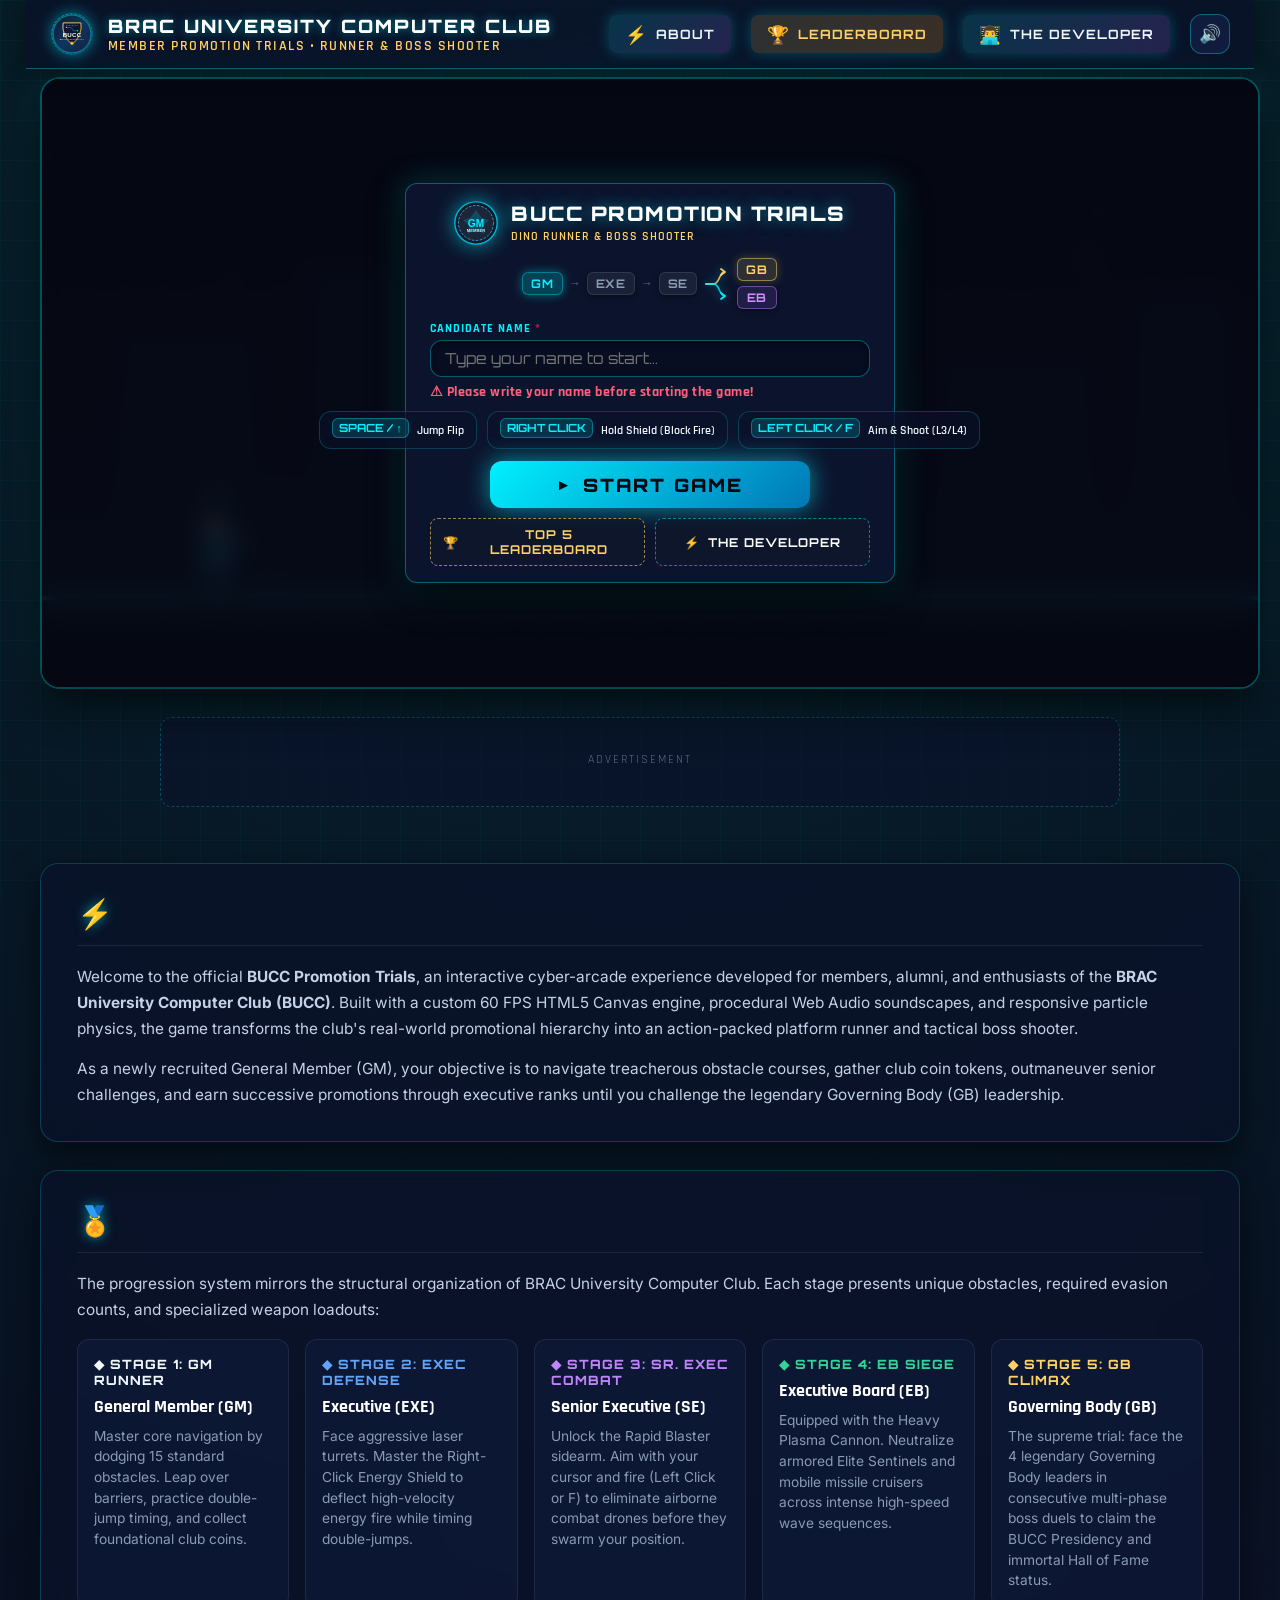
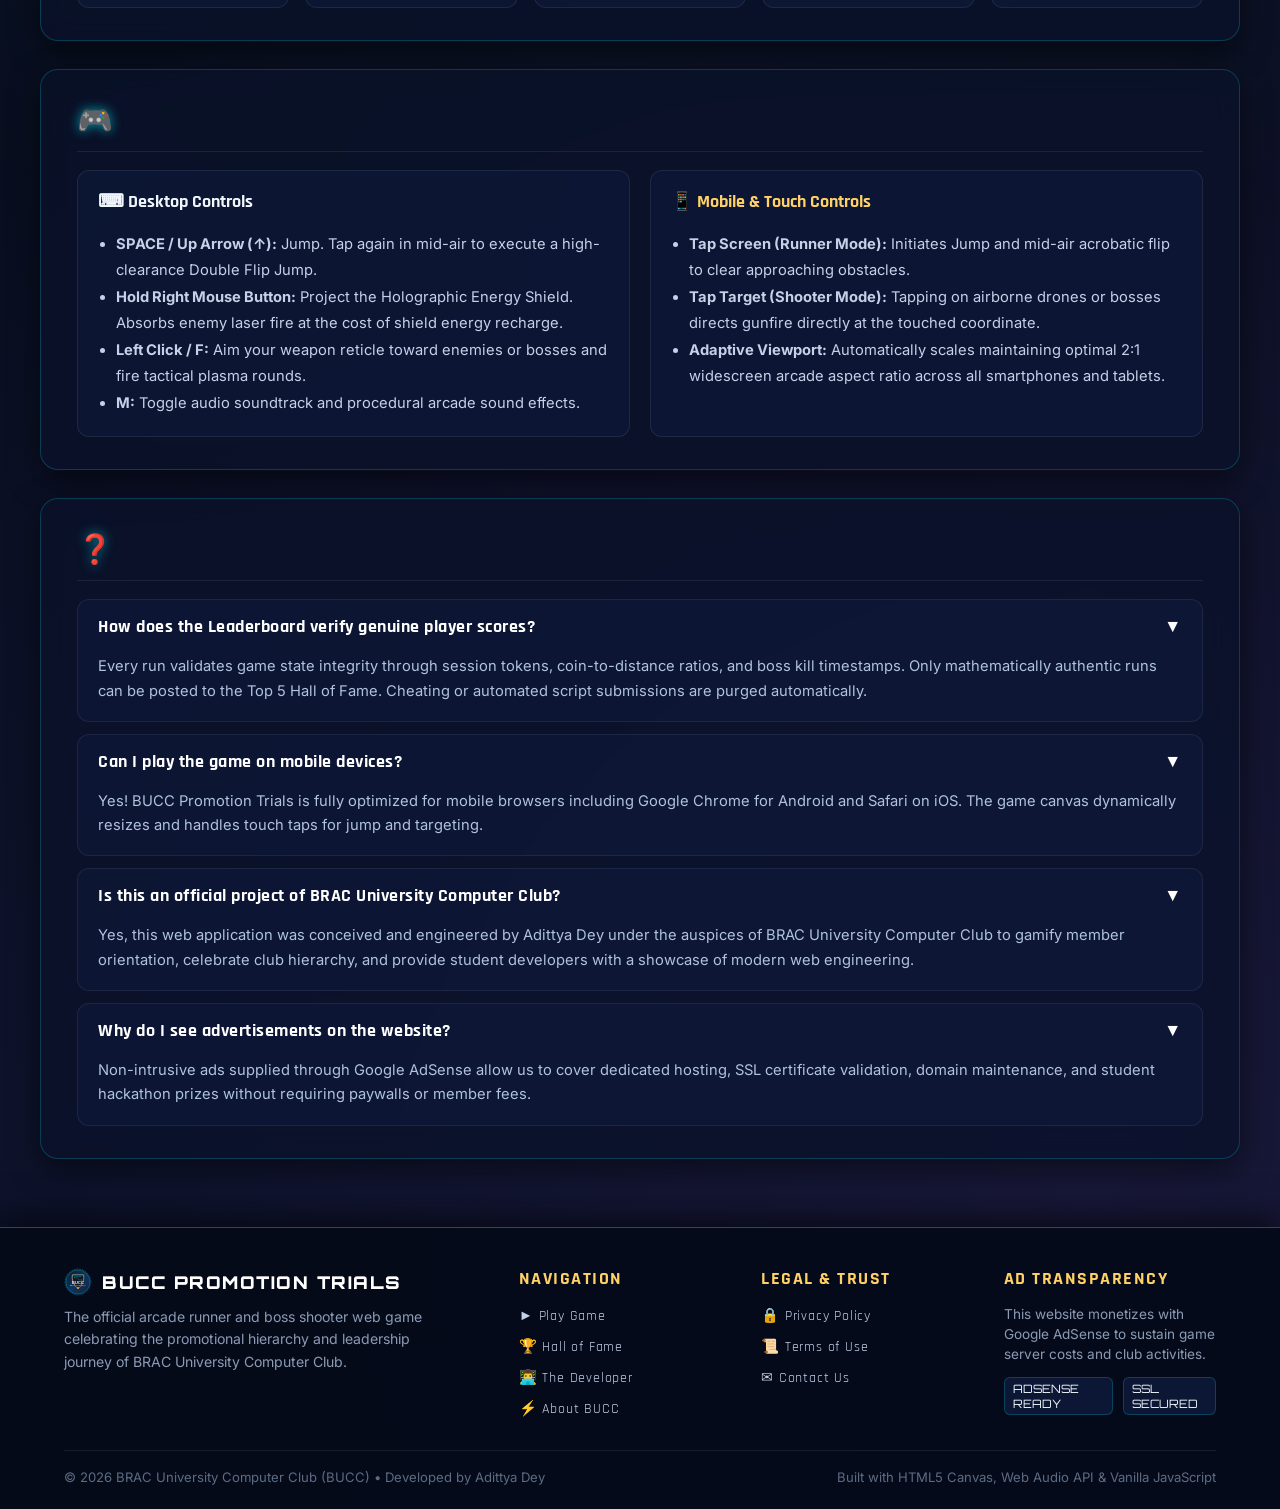
<file: index.html>
<!DOCTYPE html>
<html lang="en">

<head>
  <meta charset="UTF-8">
  <meta name="viewport" content="width=device-width, initial-scale=1.0">
  <title>BUCC Dino Runner & Boss Shooter | BRAC University Computer Club</title>
  <meta name="description"
    content="Arcade runner and boss shooter web game themed around the BRAC University Computer Club (BUCC) member promotional hierarchy.">

  <!-- Google AdSense -->
  <script async src="https://pagead2.googlesyndication.com/pagead/js/adsbygoogle.js?client=ca-pub-9922573621971155"
     crossorigin="anonymous"></script>

  <!-- Google Fonts -->
  <link rel="preconnect" href="https://fonts.googleapis.com">
  <link rel="preconnect" href="https://fonts.gstatic.com" crossorigin>
  <link
    href="https://fonts.googleapis.com/css2?family=Orbitron:wght@500;700;800;900&family=Rajdhani:wght@500;600;700&family=Inter:wght@400;500;600;700&display=swap"
    rel="stylesheet">

  <!-- Stylesheets -->
  <link rel="stylesheet" href="css/style.css">
  <link rel="stylesheet" href="css/animations.css">
  <link rel="icon" type="image/svg+xml" href="assets/images/bucc-logo.svg">
</head>

<body>

  <!-- Background Music Audio Element -->
  <audio id="bgmAudio" loop preload="auto">
    <source src="assets/audio/bgm.mp3" type="audio/mpeg">
  </audio>

  <!-- Global Header -->
  <header class="site-header">
    <div class="brand-container">
      <img src="assets/images/bucc-logo.svg" alt="BUCC Crest" class="brand-logo" id="headerLogo">
      <div class="brand-text">
        <h1 id="mainTitle">BRAC UNIVERSITY COMPUTER CLUB</h1>
        <div class="sub">Member Promotion Trials • Runner & Boss Shooter</div>
      </div>
    </div>
    <div class="header-controls">
      <a href="about.html" class="nav-credit-btn" id="btnNavAbout" title="About BUCC &amp; The Trials">
        <span class="credit-icon">&#9889;</span> ABOUT
      </a>
      <a href="leaderboard.html" class="nav-credit-btn nav-lb-btn" id="btnNavLeaderboard" title="View Top 5 Hall of Fame">
        <span class="credit-icon">&#127942;</span> LEADERBOARD
      </a>
      <a href="credits.html" class="nav-credit-btn" id="btnNavCredits" title="View Developer Credits">
        <span class="credit-icon">&#128104;&#8205;&#128187;</span> THE DEVELOPER
      </a>
      <button class="icon-btn btn-toggle-mute" id="btnAudioMute" title="Toggle Sound" aria-label="Toggle Sound">
        <span class="icon">&#128266;</span>
      </button>
    </div>
  </header>

  <!-- Main Viewport Area -->
  <main class="game-viewport-wrapper">
    <div class="canvas-container" id="canvasContainer">
      <!-- Game Canvas -->
      <canvas id="gameCanvas" width="960" height="480"></canvas>

      <!-- In-Game HUD Overlay -->
      <div class="hud-overlay hidden" id="hudOverlay">
        <div class="hud-left">
          <div class="hud-profile-card">
            <img src="assets/images/badges/gm-badge.svg" alt="Badge" class="hud-badge-img" id="hudBadgeImg">
            <div class="hud-profile-info">
              <span class="hud-player-name" id="hudPlayerName">General Member</span>
              <span class="hud-player-rank" id="hudPlayerRank">GM</span>
            </div>
          </div>
          <div class="hud-coin-pill">
            <span class="coin-icon">C</span>
            <span id="hudCoinCount">0</span>
          </div>
        </div>

        <div class="hud-center">
          <div class="hud-objective-pill">
            <span class="hud-obj-title" id="hudObjTitle">STAGE 1: GM RUNNER</span>
            <span class="hud-obj-detail" id="hudObjDetail">GMs Dodged: 0 / 15</span>
          </div>
        </div>

        <div class="hud-right">
          <!-- Weapon HUD Widget (Level 3 & 4) -->
          <div class="hud-weapon-widget" id="hudWeaponWidget" style="display: none;">
            <img src="assets/images/weapons/pistol.svg" alt="Weapon" class="hud-weapon-img" id="hudWeaponImg">
            <div class="hud-cooldown-circle" id="hudCooldownCircle">
              <span id="hudCooldownText">RDY</span>
            </div>
          </div>

          <div class="hud-health-wrap">
            <!-- Shield Energy Bar -->
            <div class="hud-bar-row">
              <div class="hud-shield-track" title="Energy Shield (Right Click to Block Bullets)">
                <div class="hud-shield-fill" id="hudShieldFill"></div>
              </div>
              <div class="hud-bar-info">
                <span class="hud-bar-label">SHIELD</span>
                <span id="hudShieldVal">100%</span>
              </div>
            </div>
            <!-- Health Bar -->
            <div class="hud-bar-row">
              <div class="hud-hp-track">
                <div class="hud-hp-fill" id="hudHpFill"></div>
              </div>
              <div class="hud-bar-info">
                <span class="hud-bar-label">HP</span>
                <span id="hudHpText">100 / 100</span>
              </div>
            </div>
          </div>
        </div>

        <!-- Boss Health Bar Container (Level 5 GB Bosses) -->
        <div class="boss-hud-overlay" id="bossHudOverlay" style="display: none;"></div>
      </div>

      <!-- Stage & Department Announcement Banner Popup -->
      <div class="announcement-popup hidden" id="announcementPopup">
        <div class="announcement-card" id="announcementCard">
          <div class="announcement-glow-line"></div>
          <div class="announcement-badge" id="announcementBadge">INCOMING TRANSMISSION</div>
          <h2 class="announcement-title" id="announcementTitle">General Members are coming</h2>
          <div class="announcement-sub" id="announcementSub">Stage 1 Initiation</div>
        </div>
      </div>

      <!-- Start Screen Modal -->
      <div class="overlay-screen" id="startScreen">
        <div class="modal-card start-modal-card">
          <div class="start-badge-title-row">
            <img src="assets/images/badges/gm-badge.svg" alt="GM Rank" class="start-badge-img" id="startRankBadge">
            <div class="start-title-wrap">
              <h2 class="modal-title start-title">BUCC PROMOTION TRIALS</h2>
              <div class="modal-subtitle start-sub">DINO RUNNER &amp; BOSS SHOOTER</div>
            </div>
          </div>

          <div class="start-hierarchy-chart">
            <div class="hierarchy-main-flow">
              <span class="rank-step active" title="General Member">GM</span>
              <span class="arrow">&rarr;</span>
              <span class="rank-step" title="Executive">EXE</span>
              <span class="arrow">&rarr;</span>
              <span class="rank-step" title="Senior Executive">SE</span>
            </div>
            <div class="hierarchy-fork-connector">
              <svg width="24" height="46" viewBox="0 0 24 46" fill="none" class="hierarchy-fork-svg" aria-hidden="true">
                <!-- Top Branch to GB -->
                <path d="M 1 23 H 9 C 14 23 15 11 19 11" stroke="rgba(255, 209, 102, 0.85)" stroke-width="1.8" stroke-linecap="round" fill="none" />
                <path d="M 16 8 L 20 11 L 16 14" stroke="rgba(255, 209, 102, 0.95)" stroke-width="1.8" stroke-linecap="round" stroke-linejoin="round" fill="none" />
                <!-- Bottom Branch to EB -->
                <path d="M 1 23 H 9 C 14 23 15 35 19 35" stroke="rgba(0, 240, 255, 0.75)" stroke-width="1.8" stroke-linecap="round" fill="none" />
                <path d="M 16 32 L 20 35 L 16 38" stroke="rgba(0, 240, 255, 0.95)" stroke-width="1.8" stroke-linecap="round" stroke-linejoin="round" fill="none" />
              </svg>
            </div>
            <div class="hierarchy-branch-targets">
              <span class="rank-step rank-gb gold" title="Governing Body">GB</span>
              <span class="rank-step rank-eb" title="Executive Board">EB</span>
            </div>
          </div>

          <div class="input-group start-input-group">
            <label for="playerNameInput" class="input-label">Candidate Name <span class="required-star">*</span></label>
            <input type="text" id="playerNameInput" class="cyber-input start-input"
              placeholder="Type your name to start..." maxlength="24" value="" autocomplete="off" required>
            <div class="name-error-msg hidden" id="nameErrorMsg">&#9888; Please write your name before starting the
              game!</div>
          </div>

          <div class="tutorial-row-compact">
            <div class="tut-pill">
              <span class="tut-key">SPACE / &uarr;</span>
              <span class="tut-text">Jump Flip</span>
            </div>
            <div class="tut-pill">
              <span class="tut-key">RIGHT CLICK</span>
              <span class="tut-text">Hold Shield (Block Fire)</span>
            </div>
            <div class="tut-pill">
              <span class="tut-key">LEFT CLICK / F</span>
              <span class="tut-text">Aim &amp; Shoot (L3/L4)</span>
            </div>
          </div>

          <button class="btn-cta btn-start-prominent" id="btnStartGame">
            <span class="play-icon">&#9658;</span> START GAME
          </button>

          <div class="start-external-links-row">
            <a href="leaderboard.html" class="btn-credits-start btn-lb-start" id="btnStartLeaderboard">
              <span>&#127942;</span> TOP 5 LEADERBOARD
            </a>
            <a href="credits.html" class="btn-credits-start" id="btnStartCredits">
              <span>&#9889;</span> THE DEVELOPER
            </a>
          </div>
        </div>
      </div>

      <!-- Promotion Celebration Modal -->
      <div class="overlay-screen hidden" id="promotionModal">
        <div class="modal-card">
          <div class="modal-badge-wrapper">
            <img src="assets/images/badges/exec-badge.svg" alt="Promoted Badge" class="modal-badge-large"
              id="promoBadgeImg">
          </div>
          <h2 class="modal-title shimmer-text" id="promoTitle">PROMOTION EARNED!</h2>
          <div class="modal-subtitle" id="promoRankName">Executive</div>
          <p class="modal-description" id="promoMessage">
            Congratulations, You have been promoted from GM to Executive!
          </p>
          <button class="btn-cta" id="btnContinuePromotion">
            CONTINUE TO NEXT LEVEL &rarr;
          </button>
        </div>
      </div>

      <!-- Intermission: The Promotion Store Modal -->
      <div class="overlay-screen hidden" id="storeModal">
        <div class="modal-card store-modal-card">
          <div class="store-header-bar">
            <div>
              <h2 class="modal-title" style="margin: 0; font-size: 1.35rem;">THE PROMOTION STORE</h2>
              <div class="modal-subtitle" style="margin: 0;">UPGRADE WEAPONS BEFORE THE ARENA COMBAT</div>
            </div>
            <div class="hud-coin-pill">
              <span class="coin-icon">C</span>
              <span id="storeCoinBalance">0</span>
              <span style="font-size: 0.75rem; color: #fff; margin-left: 4px;">COINS</span>
            </div>
          </div>

          <div class="store-weapon-grid" id="storeWeaponGrid">
            <!-- Populated dynamically via ui.js -->
          </div>

          <button class="btn-cta" id="btnExitStore">
            ADVANCE TO LEVEL 3 ARENA &rarr;
          </button>
        </div>
      </div>

      <!-- Game Over Modal -->
      <div class="overlay-screen hidden" id="gameOverModal">
        <div class="modal-card">
          <h2 class="modal-title" style="color: var(--color-danger);">PROMOTION DENIED</h2>
          <div class="modal-subtitle">YOU WERE OVERWHELMED DURING THE TRIALS</div>

          <div class="stats-summary-card">
            <div class="stat-item">
              <span class="stat-lbl">Final Score</span>
              <span class="stat-val" id="goScore">0</span>
            </div>
            <div class="stat-item">
              <span class="stat-lbl">Coins</span>
              <span class="stat-val gold" id="goCoins">0</span>
            </div>
            <div class="stat-item">
              <span class="stat-lbl">Rank Achieved</span>
              <span class="stat-val" id="goRank" style="font-size: 0.95rem;">GM</span>
            </div>
          </div>

          <button class="btn-cta btn-restart-game" id="btnRestartGameOver">
            <span>&#8635;</span> RESTART GAME
          </button>
          <a href="leaderboard.html" class="btn-modal-lb">
            <span>&#127942;</span> VIEW TOP 5 LEADERBOARD &rarr;
          </a>
        </div>
      </div>

      <!-- Victory Modal (Governing Body Triumph) -->
      <div class="overlay-screen hidden" id="victoryModal">
        <div class="modal-card">
          <div class="modal-badge-wrapper">
            <img src="assets/images/badges/gb-badge.svg" alt="GB Badge" class="modal-badge-large"
              style="width: 90px; height: 90px;">
          </div>
          <h2 class="modal-title shimmer-text" style="font-size: 1.65rem;">GOVERNING BODY ASCENSION!</h2>
          <div class="modal-subtitle" style="color: var(--color-gold);">YOU DEFEATED ALL 4 GB LEADERS AND CLAIMED BUCC
            PRESIDENCY!</div>
          <p class="modal-description">
            Your leadership, tactical agility, and relentless dedication have brought you to the apex of BRAC University
            Computer Club!
          </p>

          <div class="stats-summary-card">
            <div class="stat-item">
              <span class="stat-lbl">Apex Score</span>
              <span class="stat-val" id="vicScore">0</span>
            </div>
            <div class="stat-item">
              <span class="stat-lbl">Total Coins</span>
              <span class="stat-val gold" id="vicCoins">0</span>
            </div>
            <div class="stat-item">
              <span class="stat-lbl">Final Title</span>
              <span class="stat-val" style="font-size: 0.85rem; color: var(--color-gold);">GB PRESIDENT</span>
            </div>
          </div>

          <button class="btn-cta btn-restart-game" id="btnRestartVictory">
            <span>&#9733;</span> PLAY AGAIN
          </button>
          <a href="leaderboard.html" class="btn-modal-lb">
            <span>&#127942;</span> VIEW TOP 5 LEADERBOARD &rarr;
          </a>
        </div>
      </div>

  </main>

  <!-- Google AdSense Safe Placement Slot -->
  <div class="ad-slot-wrapper">
    <div class="ad-slot-box">
      <span class="ad-label">Advertisement</span>
      <ins class="adsbygoogle"
           style="display:block; text-align:center;"
           data-ad-layout="in-article"
           data-ad-format="fluid"
           data-ad-client="ca-pub-9922573621971155"
           data-ad-slot="default"></ins>
      <script>
           (adsbygoogle = window.adsbygoogle || []).push({});
      </script>
    </div>
  </div>

  <!-- Comprehensive Game Guide & Lore (AdSense Quality & SEO Architecture) -->
  <section class="game-info-container" aria-label="Game Lore and Gameplay Guide">
    
    <!-- Overview Card -->
    <article class="info-card">
      <div class="info-card-header">
        <span class="info-card-icon">&#9889;</span>
        <h2 class="info-card-title">About BUCC Promotion Trials: Member Ascension Simulator</h2>
      </div>
      <p class="info-p">
        Welcome to the official <strong>BUCC Promotion Trials</strong>, an interactive cyber-arcade experience developed for members, alumni, and enthusiasts of the <strong>BRAC University Computer Club (BUCC)</strong>. Built with a custom 60 FPS HTML5 Canvas engine, procedural Web Audio soundscapes, and responsive particle physics, the game transforms the club's real-world promotional hierarchy into an action-packed platform runner and tactical boss shooter.
      </p>
      <p class="info-p">
        As a newly recruited General Member (GM), your objective is to navigate treacherous obstacle courses, gather club coin tokens, outmaneuver senior challenges, and earn successive promotions through executive ranks until you challenge the legendary Governing Body (GB) leadership.
      </p>
    </article>

    <!-- Hierarchy & Ranks Card -->
    <article class="info-card">
      <div class="info-card-header">
        <span class="info-card-icon">&#127941;</span>
        <h2 class="info-card-title">Promotional Hierarchy &amp; Stage Objectives</h2>
      </div>
      <p class="info-p">
        The progression system mirrors the structural organization of BRAC University Computer Club. Each stage presents unique obstacles, required evasion counts, and specialized weapon loadouts:
      </p>

      <div class="hierarchy-grid">
        <div class="hierarchy-box">
          <span class="hb-badge gm">&#9670; STAGE 1: GM RUNNER</span>
          <span class="hb-title">General Member (GM)</span>
          <p class="hb-desc">Master core navigation by dodging 15 standard obstacles. Leap over barriers, practice double-jump timing, and collect foundational club coins.</p>
        </div>

        <div class="hierarchy-box">
          <span class="hb-badge exec">&#9670; STAGE 2: EXEC DEFENSE</span>
          <span class="hb-title">Executive (EXE)</span>
          <p class="hb-desc">Face aggressive laser turrets. Master the Right-Click Energy Shield to deflect high-velocity energy fire while timing double-jumps.</p>
        </div>

        <div class="hierarchy-box">
          <span class="hb-badge srexec">&#9670; STAGE 3: SR. EXEC COMBAT</span>
          <span class="hb-title">Senior Executive (SE)</span>
          <p class="hb-desc">Unlock the Rapid Blaster sidearm. Aim with your cursor and fire (Left Click or F) to eliminate airborne combat drones before they swarm your position.</p>
        </div>

        <div class="hierarchy-box">
          <span class="hb-badge eb">&#9670; STAGE 4: EB SIEGE</span>
          <span class="hb-title">Executive Board (EB)</span>
          <p class="hb-desc">Equipped with the Heavy Plasma Cannon. Neutralize armored Elite Sentinels and mobile missile cruisers across intense high-speed wave sequences.</p>
        </div>

        <div class="hierarchy-box">
          <span class="hb-badge gb">&#9670; STAGE 5: GB CLIMAX</span>
          <span class="hb-title">Governing Body (GB)</span>
          <p class="hb-desc">The supreme trial: face the 4 legendary Governing Body leaders in consecutive multi-phase boss duels to claim the BUCC Presidency and immortal Hall of Fame status.</p>
        </div>
      </div>
    </article>

    <!-- Controls & Tactics Card -->
    <article class="info-card">
      <div class="info-card-header">
        <span class="info-card-icon">&#127918;</span>
        <h2 class="info-card-title">Tactical Controls &amp; Survival Mechanics</h2>
      </div>
      <div class="info-grid-2col">
        <div class="hierarchy-box" style="padding: 20px;">
          <span class="hb-title" style="color: var(--color-cyan);">&#9000; Desktop Controls</span>
          <ul style="margin: 10px 0 0 18px; color: #c4d1e6; font-size: 0.92rem; line-height: 1.8;">
            <li><strong>SPACE / Up Arrow (&uarr;):</strong> Jump. Tap again in mid-air to execute a high-clearance Double Flip Jump.</li>
            <li><strong>Hold Right Mouse Button:</strong> Project the Holographic Energy Shield. Absorbs enemy laser fire at the cost of shield energy recharge.</li>
            <li><strong>Left Click / F:</strong> Aim your weapon reticle toward enemies or bosses and fire tactical plasma rounds.</li>
            <li><strong>M:</strong> Toggle audio soundtrack and procedural arcade sound effects.</li>
          </ul>
        </div>

        <div class="hierarchy-box" style="padding: 20px;">
          <span class="hb-title" style="color: var(--color-gold);">&#128241; Mobile &amp; Touch Controls</span>
          <ul style="margin: 10px 0 0 18px; color: #c4d1e6; font-size: 0.92rem; line-height: 1.8;">
            <li><strong>Tap Screen (Runner Mode):</strong> Initiates Jump and mid-air acrobatic flip to clear approaching obstacles.</li>
            <li><strong>Tap Target (Shooter Mode):</strong> Tapping on airborne drones or bosses directs gunfire directly at the touched coordinate.</li>
            <li><strong>Adaptive Viewport:</strong> Automatically scales maintaining optimal 2:1 widescreen arcade aspect ratio across all smartphones and tablets.</li>
          </ul>
        </div>
      </div>
    </article>

    <!-- FAQ Accordion Card -->
    <article class="info-card">
      <div class="info-card-header">
        <span class="info-card-icon">&#10067;</span>
        <h2 class="info-card-title">Frequently Asked Questions (FAQ)</h2>
      </div>

      <div class="faq-list">
        <div class="faq-item">
          <button class="faq-question" onclick="toggleFaq(this)">
            <span>How does the Leaderboard verify genuine player scores?</span>
            <span class="faq-toggle-icon">&#9660;</span>
          </button>
          <div class="faq-answer">
            Every run validates game state integrity through session tokens, coin-to-distance ratios, and boss kill timestamps. Only mathematically authentic runs can be posted to the Top 5 Hall of Fame. Cheating or automated script submissions are purged automatically.
          </div>
        </div>

        <div class="faq-item">
          <button class="faq-question" onclick="toggleFaq(this)">
            <span>Can I play the game on mobile devices?</span>
            <span class="faq-toggle-icon">&#9660;</span>
          </button>
          <div class="faq-answer">
            Yes! BUCC Promotion Trials is fully optimized for mobile browsers including Google Chrome for Android and Safari on iOS. The game canvas dynamically resizes and handles touch taps for jump and targeting.
          </div>
        </div>

        <div class="faq-item">
          <button class="faq-question" onclick="toggleFaq(this)">
            <span>Is this an official project of BRAC University Computer Club?</span>
            <span class="faq-toggle-icon">&#9660;</span>
          </button>
          <div class="faq-answer">
            Yes, this web application was conceived and engineered by Adittya Dey under the auspices of BRAC University Computer Club to gamify member orientation, celebrate club hierarchy, and provide student developers with a showcase of modern web engineering.
          </div>
        </div>

        <div class="faq-item">
          <button class="faq-question" onclick="toggleFaq(this)">
            <span>Why do I see advertisements on the website?</span>
            <span class="faq-toggle-icon">&#9660;</span>
          </button>
          <div class="faq-answer">
            Non-intrusive ads supplied through Google AdSense allow us to cover dedicated hosting, SSL certificate validation, domain maintenance, and student hackathon prizes without requiring paywalls or member fees.
          </div>
        </div>
      </div>
    </article>

  </section>

  <!-- Universal Rich Footer -->
  <footer class="global-site-footer">
    <div class="footer-inner">
      <div class="footer-grid">
        <div class="footer-col-brand">
          <h3>
            <img src="assets/images/bucc-logo.svg" alt="BUCC Crest" style="width: 28px; height: 28px;">
            BUCC PROMOTION TRIALS
          </h3>
          <p>
            The official arcade runner and boss shooter web game celebrating the promotional hierarchy and leadership journey of BRAC University Computer Club.
          </p>
        </div>
        <div class="footer-col">
          <h4>Navigation</h4>
          <ul class="footer-nav-list">
            <li><a href="index.html">&#9658; Play Game</a></li>
            <li><a href="leaderboard.html">&#127942; Hall of Fame</a></li>
            <li><a href="credits.html">&#128104;&#8205;&#128187; The Developer</a></li>
            <li><a href="about.html">&#9889; About BUCC</a></li>
          </ul>
        </div>
        <div class="footer-col">
          <h4>Legal &amp; Trust</h4>
          <ul class="footer-nav-list">
            <li><a href="privacy.html">&#128274; Privacy Policy</a></li>
            <li><a href="terms.html">&#128220; Terms of Use</a></li>
            <li><a href="contact.html">&#9993; Contact Us</a></li>
          </ul>
        </div>
        <div class="footer-col">
          <h4>Ad Transparency</h4>
          <p style="font-size: 0.85rem; color: var(--text-muted); line-height: 1.5; margin-bottom: 12px;">
            This website monetizes with Google AdSense to sustain game server costs and club activities.
          </p>
          <div class="footer-badges">
            <span class="footer-badge-tag">ADSENSE READY</span>
            <span class="footer-badge-tag">SSL SECURED</span>
          </div>
        </div>
      </div>
      <div class="footer-bottom-bar">
        <div>&copy; 2026 BRAC University Computer Club (BUCC) • Developed by Adittya Dey</div>
        <div>Built with HTML5 Canvas, Web Audio API &amp; Vanilla JavaScript</div>
      </div>
    </div>
  </footer>

  <script>
    function toggleFaq(btn) {
      const answer = btn.nextElementSibling;
      const icon = btn.querySelector('.faq-toggle-icon');
      if (answer.style.display === "none") {
        answer.style.display = "block";
        icon.innerHTML = "&#9650;";
      } else {
        answer.style.display = "none";
        icon.innerHTML = "&#9660;";
      }
    }
  </script>

  <!-- Scripts -->
  <script src="js/config.js"></script>
  <script src="js/api.js"></script>
  <script src="js/audio.js"></script>
  <script src="js/particles.js"></script>
  <script src="js/sprites.js"></script>
  <script src="js/player.js"></script>
  <script src="js/enemies.js"></script>
  <script src="js/levels.js"></script>
  <script src="js/ui.js"></script>
  <script src="js/game.js"></script>
</body>

</html>
</file>
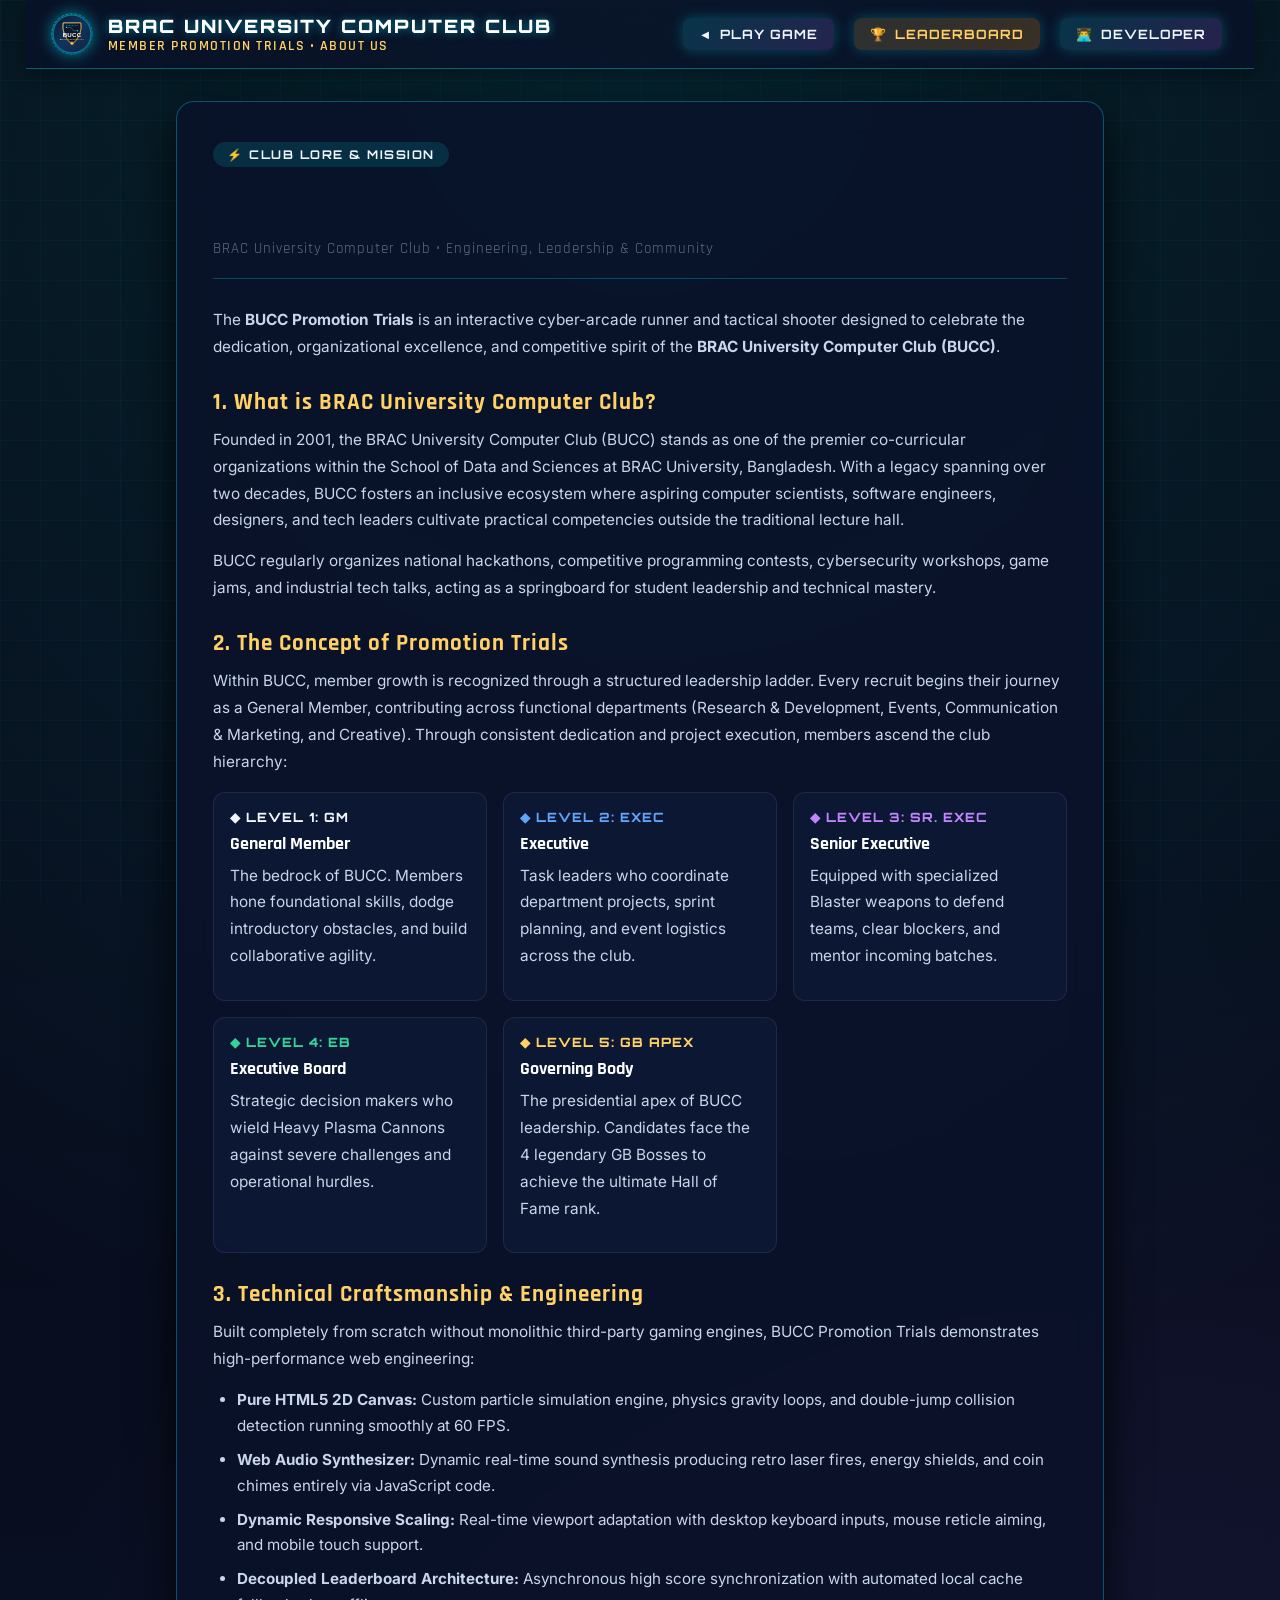
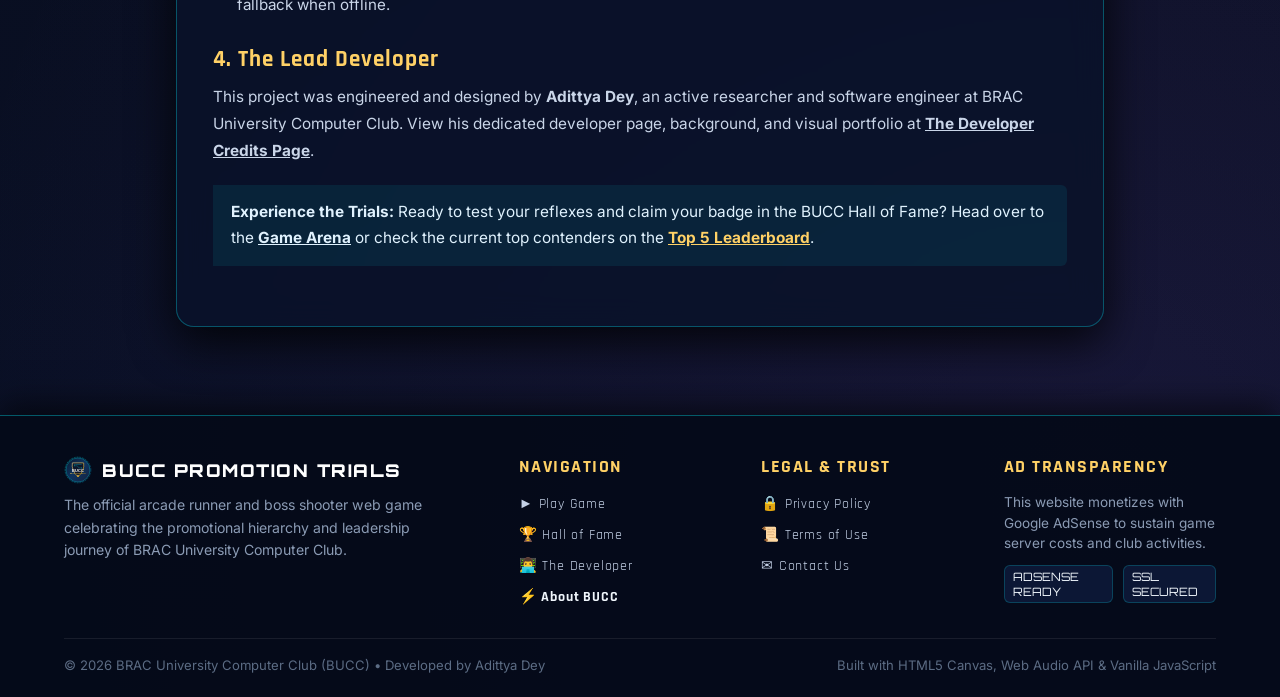
<file: about.html>
<!DOCTYPE html>
<html lang="en">

<head>
  <meta charset="UTF-8">
  <meta name="viewport" content="width=device-width, initial-scale=1.0">
  <title>About Us | BRAC University Computer Club &amp; Promotion Trials</title>
  <meta name="description"
    content="Learn about BRAC University Computer Club (BUCC) and the Promotion Trials game: an arcade tribute to student leadership, member progression, and game engineering.">

  <!-- Google AdSense -->
  <script async src="https://pagead2.googlesyndication.com/pagead/js/adsbygoogle.js?client=ca-pub-9922573621971155"
    crossorigin="anonymous"></script>

  <!-- Google Fonts -->
  <link rel="preconnect" href="https://fonts.googleapis.com">
  <link rel="preconnect" href="https://fonts.gstatic.com" crossorigin>
  <link
    href="https://fonts.googleapis.com/css2?family=Orbitron:wght@600;700;800;900&family=Rajdhani:wght@500;600;700&family=Inter:wght@400;500;600;700&display=swap"
    rel="stylesheet">

  <link rel="stylesheet" href="css/style.css">
  <link rel="icon" type="image/svg+xml" href="assets/images/bucc-logo.svg">
</head>

<body class="legal-page-body">

  <!-- Header Bar -->
  <header class="site-header">
    <div class="brand-container">
      <a href="index.html" style="display: flex; align-items: center; gap: 14px; text-decoration: none;">
        <img src="assets/images/bucc-logo.svg" alt="BUCC Crest" class="brand-logo">
        <div class="brand-text">
          <h1>BRAC UNIVERSITY COMPUTER CLUB</h1>
          <div class="sub">Member Promotion Trials • About Us</div>
        </div>
      </a>
    </div>
    <div class="header-controls">
      <a href="index.html" class="nav-credit-btn" title="Back to Game">
        <span>&#9668;</span> PLAY GAME
      </a>
      <a href="leaderboard.html" class="nav-credit-btn nav-lb-btn" title="View Top 5 Hall of Fame">
        <span>&#127942;</span> LEADERBOARD
      </a>
      <a href="credits.html" class="nav-credit-btn" title="View Developer Credits">
        <span>&#128104;&#8205;&#128187;</span> DEVELOPER
      </a>
    </div>
  </header>

  <!-- Main Legal Container -->
  <main class="legal-main-wrap">
    <article class="legal-card">
      <header class="legal-header">
        <div class="legal-badge">&#9889; CLUB LORE &amp; MISSION</div>
        <h1 class="legal-title">About BUCC &amp; The Trials</h1>
        <div class="legal-meta">BRAC University Computer Club • Engineering, Leadership &amp; Community</div>
      </header>

      <section class="legal-content">
        <p>
          The <strong>BUCC Promotion Trials</strong> is an interactive cyber-arcade runner and tactical shooter designed to celebrate the dedication, organizational excellence, and competitive spirit of the <strong>BRAC University Computer Club (BUCC)</strong>.
        </p>

        <h2>1. What is BRAC University Computer Club?</h2>
        <p>
          Founded in 2001, the BRAC University Computer Club (BUCC) stands as one of the premier co-curricular organizations within the School of Data and Sciences at BRAC University, Bangladesh. With a legacy spanning over two decades, BUCC fosters an inclusive ecosystem where aspiring computer scientists, software engineers, designers, and tech leaders cultivate practical competencies outside the traditional lecture hall.
        </p>
        <p>
          BUCC regularly organizes national hackathons, competitive programming contests, cybersecurity workshops, game jams, and industrial tech talks, acting as a springboard for student leadership and technical mastery.
        </p>

        <h2>2. The Concept of Promotion Trials</h2>
        <p>
          Within BUCC, member growth is recognized through a structured leadership ladder. Every recruit begins their journey as a General Member, contributing across functional departments (Research &amp; Development, Events, Communication &amp; Marketing, and Creative). Through consistent dedication and project execution, members ascend the club hierarchy:
        </p>

        <div class="hierarchy-grid">
          <div class="hierarchy-box">
            <span class="hb-badge gm">&#9670; LEVEL 1: GM</span>
            <span class="hb-title">General Member</span>
            <p class="hb-desc">The bedrock of BUCC. Members hone foundational skills, dodge introductory obstacles, and build collaborative agility.</p>
          </div>
          <div class="hierarchy-box">
            <span class="hb-badge exec">&#9670; LEVEL 2: EXEC</span>
            <span class="hb-title">Executive</span>
            <p class="hb-desc">Task leaders who coordinate department projects, sprint planning, and event logistics across the club.</p>
          </div>
          <div class="hierarchy-box">
            <span class="hb-badge srexec">&#9670; LEVEL 3: SR. EXEC</span>
            <span class="hb-title">Senior Executive</span>
            <p class="hb-desc">Equipped with specialized Blaster weapons to defend teams, clear blockers, and mentor incoming batches.</p>
          </div>
          <div class="hierarchy-box">
            <span class="hb-badge eb">&#9670; LEVEL 4: EB</span>
            <span class="hb-title">Executive Board</span>
            <p class="hb-desc">Strategic decision makers who wield Heavy Plasma Cannons against severe challenges and operational hurdles.</p>
          </div>
          <div class="hierarchy-box">
            <span class="hb-badge gb">&#9670; LEVEL 5: GB APEX</span>
            <span class="hb-title">Governing Body</span>
            <p class="hb-desc">The presidential apex of BUCC leadership. Candidates face the 4 legendary GB Bosses to achieve the ultimate Hall of Fame rank.</p>
          </div>
        </div>

        <h2>3. Technical Craftsmanship &amp; Engineering</h2>
        <p>
          Built completely from scratch without monolithic third-party gaming engines, BUCC Promotion Trials demonstrates high-performance web engineering:
        </p>
        <ul>
          <li><strong>Pure HTML5 2D Canvas:</strong> Custom particle simulation engine, physics gravity loops, and double-jump collision detection running smoothly at 60 FPS.</li>
          <li><strong>Web Audio Synthesizer:</strong> Dynamic real-time sound synthesis producing retro laser fires, energy shields, and coin chimes entirely via JavaScript code.</li>
          <li><strong>Dynamic Responsive Scaling:</strong> Real-time viewport adaptation with desktop keyboard inputs, mouse reticle aiming, and mobile touch support.</li>
          <li><strong>Decoupled Leaderboard Architecture:</strong> Asynchronous high score synchronization with automated local cache fallback when offline.</li>
        </ul>

        <h2>4. The Lead Developer</h2>
        <p>
          This project was engineered and designed by <strong>Adittya Dey</strong>, an active researcher and software engineer at BRAC University Computer Club. View his dedicated developer page, background, and visual portfolio at <a href="credits.html" style="color: var(--color-cyan); font-weight: bold;">The Developer Credits Page</a>.
        </p>

        <div class="legal-callout">
          <p>
            <strong>Experience the Trials:</strong> Ready to test your reflexes and claim your badge in the BUCC Hall of Fame? Head over to the <a href="index.html" style="color: var(--color-cyan); font-weight: bold;">Game Arena</a> or check the current top contenders on the <a href="leaderboard.html" style="color: var(--color-gold); font-weight: bold;">Top 5 Leaderboard</a>.
          </p>
        </div>
      </section>
    </article>
  </main>

  <!-- Universal Rich Footer -->
  <footer class="global-site-footer">
    <div class="footer-inner">
      <div class="footer-grid">
        <div class="footer-col-brand">
          <h3>
            <img src="assets/images/bucc-logo.svg" alt="BUCC Crest" style="width: 28px; height: 28px;">
            BUCC PROMOTION TRIALS
          </h3>
          <p>
            The official arcade runner and boss shooter web game celebrating the promotional hierarchy and leadership journey of BRAC University Computer Club.
          </p>
        </div>
        <div class="footer-col">
          <h4>Navigation</h4>
          <ul class="footer-nav-list">
            <li><a href="index.html">&#9658; Play Game</a></li>
            <li><a href="leaderboard.html">&#127942; Hall of Fame</a></li>
            <li><a href="credits.html">&#128104;&#8205;&#128187; The Developer</a></li>
            <li><a href="about.html" style="color: var(--color-cyan); font-weight: bold;">&#9889; About BUCC</a></li>
          </ul>
        </div>
        <div class="footer-col">
          <h4>Legal &amp; Trust</h4>
          <ul class="footer-nav-list">
            <li><a href="privacy.html">&#128274; Privacy Policy</a></li>
            <li><a href="terms.html">&#128220; Terms of Use</a></li>
            <li><a href="contact.html">&#9993; Contact Us</a></li>
          </ul>
        </div>
        <div class="footer-col">
          <h4>Ad Transparency</h4>
          <p style="font-size: 0.85rem; color: var(--text-muted); line-height: 1.5; margin-bottom: 12px;">
            This website monetizes with Google AdSense to sustain game server costs and club activities.
          </p>
          <div class="footer-badges">
            <span class="footer-badge-tag">ADSENSE READY</span>
            <span class="footer-badge-tag">SSL SECURED</span>
          </div>
        </div>
      </div>
      <div class="footer-bottom-bar">
        <div>&copy; 2026 BRAC University Computer Club (BUCC) • Developed by Adittya Dey</div>
        <div>Built with HTML5 Canvas, Web Audio API &amp; Vanilla JavaScript</div>
      </div>
    </div>
  </footer>

</body>
</html>
</file>
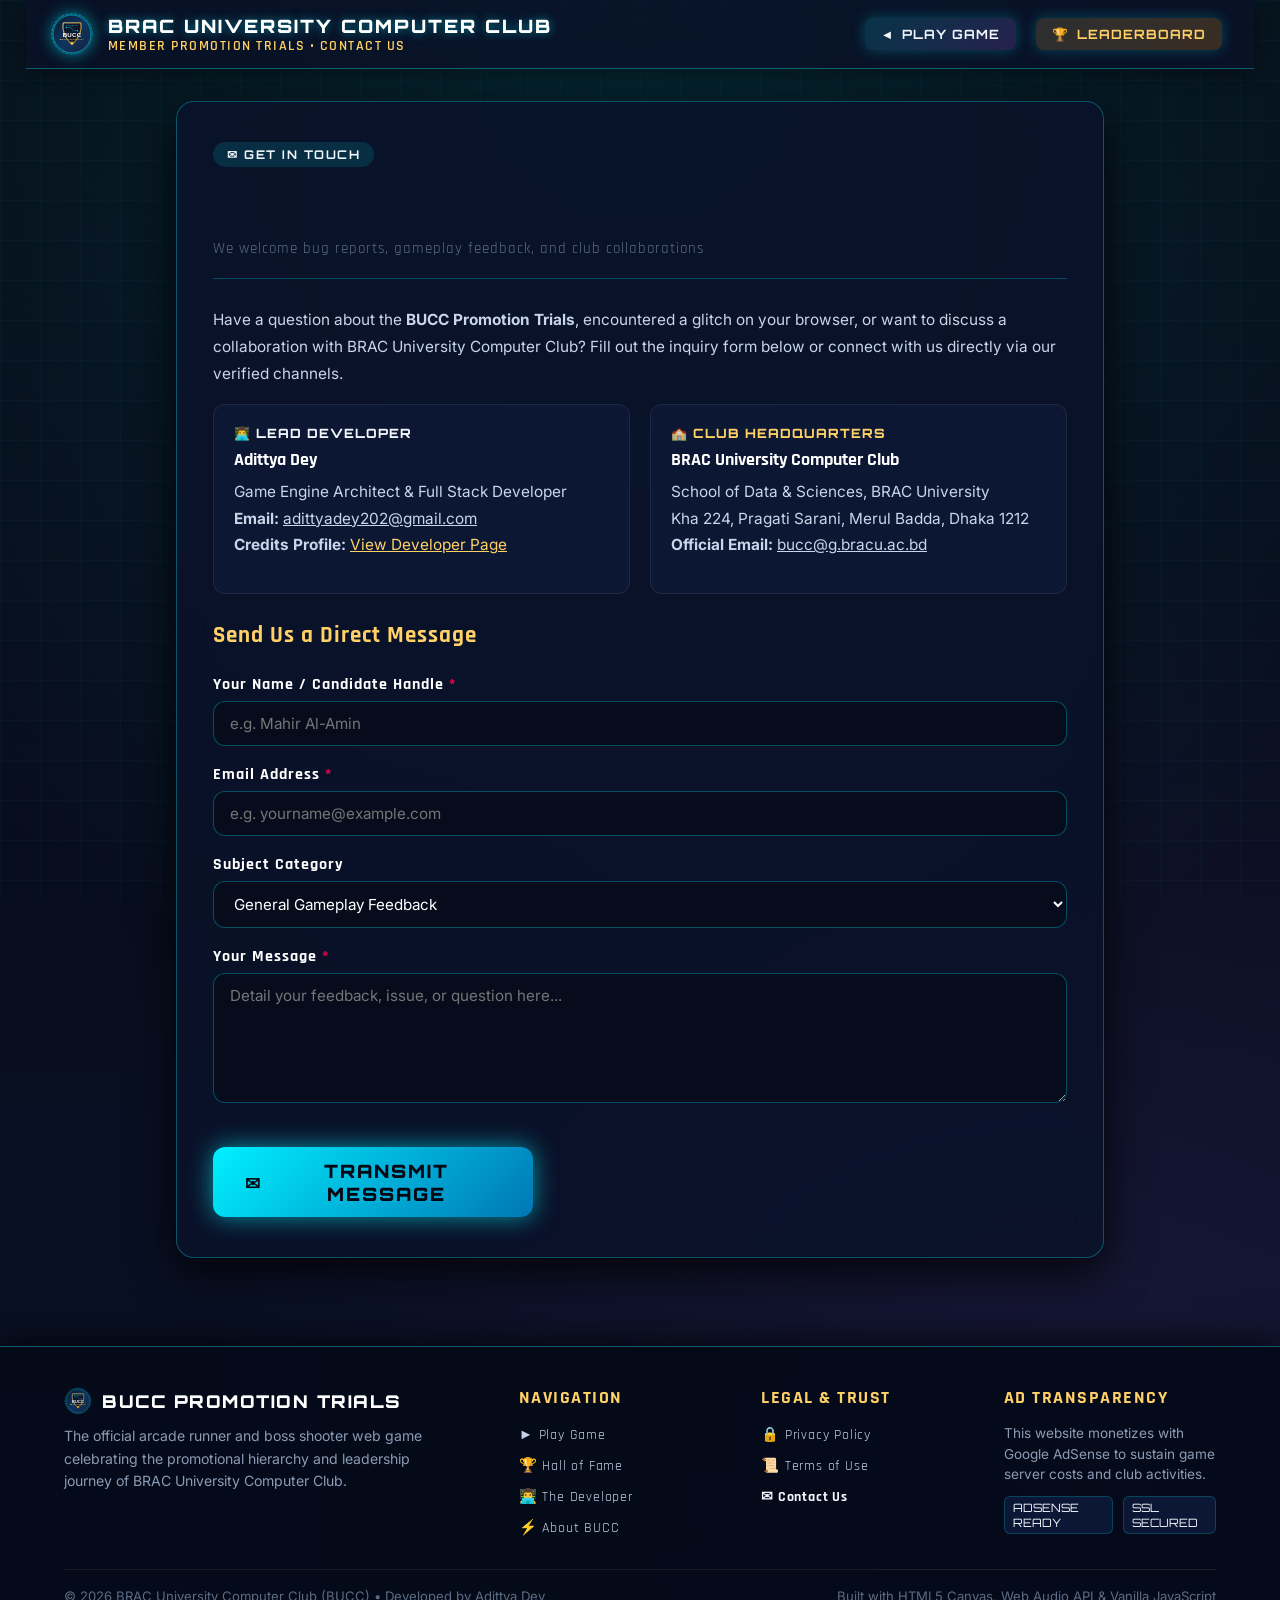
<file: contact.html>
<!DOCTYPE html>
<html lang="en">

<head>
  <meta charset="UTF-8">
  <meta name="viewport" content="width=device-width, initial-scale=1.0">
  <title>Contact Us | BUCC Promotion Trials</title>
  <meta name="description"
    content="Contact the BUCC Promotion Trials development team and BRAC University Computer Club for feedback, bug reports, partnerships, and support.">

  <!-- Google AdSense -->
  <script async src="https://pagead2.googlesyndication.com/pagead/js/adsbygoogle.js?client=ca-pub-9922573621971155"
    crossorigin="anonymous"></script>

  <!-- Google Fonts -->
  <link rel="preconnect" href="https://fonts.googleapis.com">
  <link rel="preconnect" href="https://fonts.gstatic.com" crossorigin>
  <link
    href="https://fonts.googleapis.com/css2?family=Orbitron:wght@600;700;800;900&family=Rajdhani:wght@500;600;700&family=Inter:wght@400;500;600;700&display=swap"
    rel="stylesheet">

  <link rel="stylesheet" href="css/style.css">
  <link rel="icon" type="image/svg+xml" href="assets/images/bucc-logo.svg">
</head>

<body class="legal-page-body">

  <!-- Header Bar -->
  <header class="site-header">
    <div class="brand-container">
      <a href="index.html" style="display: flex; align-items: center; gap: 14px; text-decoration: none;">
        <img src="assets/images/bucc-logo.svg" alt="BUCC Crest" class="brand-logo">
        <div class="brand-text">
          <h1>BRAC UNIVERSITY COMPUTER CLUB</h1>
          <div class="sub">Member Promotion Trials • Contact Us</div>
        </div>
      </a>
    </div>
    <div class="header-controls">
      <a href="index.html" class="nav-credit-btn" title="Back to Game">
        <span>&#9668;</span> PLAY GAME
      </a>
      <a href="leaderboard.html" class="nav-credit-btn nav-lb-btn" title="View Top 5 Hall of Fame">
        <span>&#127942;</span> LEADERBOARD
      </a>
    </div>
  </header>

  <!-- Main Legal Container -->
  <main class="legal-main-wrap">
    <article class="legal-card">
      <header class="legal-header">
        <div class="legal-badge">&#9993; GET IN TOUCH</div>
        <h1 class="legal-title">Contact Us</h1>
        <div class="legal-meta">We welcome bug reports, gameplay feedback, and club collaborations</div>
      </header>

      <section class="legal-content">
        <p>
          Have a question about the <strong>BUCC Promotion Trials</strong>, encountered a glitch on your browser, or want to discuss a collaboration with BRAC University Computer Club? Fill out the inquiry form below or connect with us directly via our verified channels.
        </p>

        <div class="info-grid-2col" style="margin-bottom: 24px;">
          <div class="hierarchy-box" style="padding: 20px;">
            <span class="hb-badge gm">&#128104;&#8205;&#128187; LEAD DEVELOPER</span>
            <span class="hb-title">Adittya Dey</span>
            <p class="hb-desc">
              Game Engine Architect &amp; Full Stack Developer<br>
              <strong>Email:</strong> <a href="mailto:adittyadey202@gmail.com" style="color: var(--color-cyan);">adittyadey202@gmail.com</a><br>
              <strong>Credits Profile:</strong> <a href="credits.html" style="color: var(--color-gold);">View Developer Page</a>
            </p>
          </div>

          <div class="hierarchy-box" style="padding: 20px;">
            <span class="hb-badge gb">&#127979; CLUB HEADQUARTERS</span>
            <span class="hb-title">BRAC University Computer Club</span>
            <p class="hb-desc">
              School of Data &amp; Sciences, BRAC University<br>
              Kha 224, Pragati Sarani, Merul Badda, Dhaka 1212<br>
              <strong>Official Email:</strong> <a href="mailto:bucc@g.bracu.ac.bd" style="color: var(--color-cyan);">bucc@g.bracu.ac.bd</a>
            </p>
          </div>
        </div>

        <h2>Send Us a Direct Message</h2>
        <form class="contact-form-card" id="contactForm" onsubmit="handleContactSubmit(event)">
          <div class="form-group">
            <label for="contactName" class="form-label">Your Name / Candidate Handle <span class="required-star">*</span></label>
            <input type="text" id="contactName" class="form-input" placeholder="e.g. Mahir Al-Amin" required>
          </div>

          <div class="form-group">
            <label for="contactEmail" class="form-label">Email Address <span class="required-star">*</span></label>
            <input type="email" id="contactEmail" class="form-input" placeholder="e.g. yourname@example.com" required>
          </div>

          <div class="form-group">
            <label for="contactTopic" class="form-label">Subject Category</label>
            <select id="contactTopic" class="form-select">
              <option value="feedback">General Gameplay Feedback</option>
              <option value="bug">Bug Report / Technical Issue</option>
              <option value="leaderboard">Leaderboard Score Dispute</option>
              <option value="collaboration">Club Partnership &amp; Events</option>
              <option value="privacy">Privacy &amp; Data Deletion Request</option>
            </select>
          </div>

          <div class="form-group">
            <label for="contactMessage" class="form-label">Your Message <span class="required-star">*</span></label>
            <textarea id="contactMessage" class="form-textarea" placeholder="Detail your feedback, issue, or question here..." required></textarea>
          </div>

          <div id="contactFeedback" class="hidden"></div>

          <button type="submit" class="btn-cta btn-start-prominent" style="margin-top: 8px;">
            <span>&#9993;</span> TRANSMIT MESSAGE
          </button>
        </form>

      </section>
    </article>
  </main>

  <!-- Universal Rich Footer -->
  <footer class="global-site-footer">
    <div class="footer-inner">
      <div class="footer-grid">
        <div class="footer-col-brand">
          <h3>
            <img src="assets/images/bucc-logo.svg" alt="BUCC Crest" style="width: 28px; height: 28px;">
            BUCC PROMOTION TRIALS
          </h3>
          <p>
            The official arcade runner and boss shooter web game celebrating the promotional hierarchy and leadership journey of BRAC University Computer Club.
          </p>
        </div>
        <div class="footer-col">
          <h4>Navigation</h4>
          <ul class="footer-nav-list">
            <li><a href="index.html">&#9658; Play Game</a></li>
            <li><a href="leaderboard.html">&#127942; Hall of Fame</a></li>
            <li><a href="credits.html">&#128104;&#8205;&#128187; The Developer</a></li>
            <li><a href="about.html">&#9889; About BUCC</a></li>
          </ul>
        </div>
        <div class="footer-col">
          <h4>Legal &amp; Trust</h4>
          <ul class="footer-nav-list">
            <li><a href="privacy.html">&#128274; Privacy Policy</a></li>
            <li><a href="terms.html">&#128220; Terms of Use</a></li>
            <li><a href="contact.html" style="color: var(--color-cyan); font-weight: bold;">&#9993; Contact Us</a></li>
          </ul>
        </div>
        <div class="footer-col">
          <h4>Ad Transparency</h4>
          <p style="font-size: 0.85rem; color: var(--text-muted); line-height: 1.5; margin-bottom: 12px;">
            This website monetizes with Google AdSense to sustain game server costs and club activities.
          </p>
          <div class="footer-badges">
            <span class="footer-badge-tag">ADSENSE READY</span>
            <span class="footer-badge-tag">SSL SECURED</span>
          </div>
        </div>
      </div>
      <div class="footer-bottom-bar">
        <div>&copy; 2026 BRAC University Computer Club (BUCC) • Developed by Adittya Dey</div>
        <div>Built with HTML5 Canvas, Web Audio API &amp; Vanilla JavaScript</div>
      </div>
    </div>
  </footer>

  <script>
    function handleContactSubmit(e) {
      e.preventDefault();
      const name = document.getElementById("contactName").value.trim();
      const email = document.getElementById("contactEmail").value.trim();
      const topic = document.getElementById("contactTopic").value;
      const message = document.getElementById("contactMessage").value.trim();

      const fb = document.getElementById("contactFeedback");
      fb.className = "contact-success-msg";
      fb.innerHTML = `&#10004; Transmission received, ${name}! Your dispatch regarding "${topic}" has been logged. Our development team will review it shortly.`;
      
      document.getElementById("contactForm").reset();
    }
  </script>

</body>
</html>
</file>
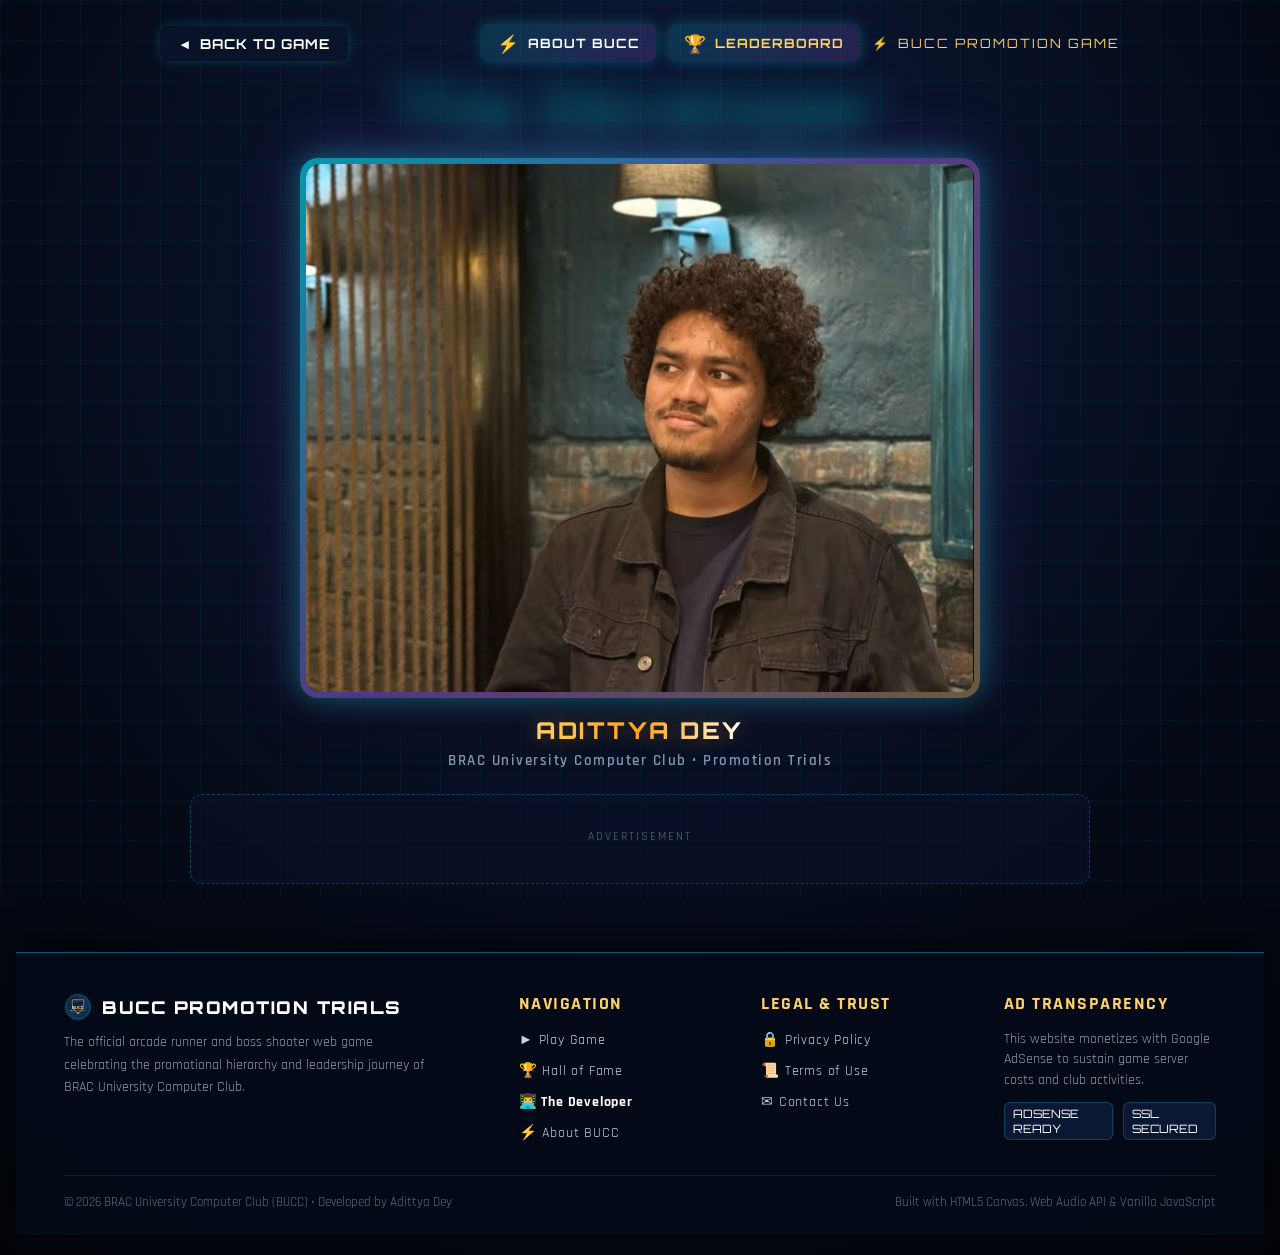
<file: credits.html>
<!DOCTYPE html>
<html lang="en">

<head>
  <meta charset="UTF-8">
  <meta name="viewport" content="width=device-width, initial-scale=1.0">
  <title>The Developer | BUCC Promotion Trials</title>
  <meta name="description"
    content="Official developer credits for BUCC Dino Runner &amp; Boss Shooter created by Adittya Dey.">

  <!-- Google AdSense -->
  <script async src="https://pagead2.googlesyndication.com/pagead/js/adsbygoogle.js?client=ca-pub-9922573621971155"
     crossorigin="anonymous"></script>

  <!-- Google Fonts -->
  <link rel="preconnect" href="https://fonts.googleapis.com">
  <link rel="preconnect" href="https://fonts.gstatic.com" crossorigin>
  <link
    href="https://fonts.googleapis.com/css2?family=Orbitron:wght@600;700;800;900&family=Rajdhani:wght@500;600;700&family=Inter:wght@400;500;600;700&display=swap"
    rel="stylesheet">

  <link rel="stylesheet" href="css/style.css">
  <link rel="icon" type="image/svg+xml" href="assets/images/bucc-logo.svg">

  <style>
    /* Dedicated Developer Credit Page Styles */
    body.credits-page-body {
      min-height: 100vh;
      display: flex;
      flex-direction: column;
      justify-content: space-between;
      align-items: center;
      background: radial-gradient(circle at 50% 25%, #0f1c3f 0%, #050a17 60%, #020409 100%);
      color: #ffffff;
      font-family: 'Rajdhani', sans-serif;
      padding: 24px 16px 20px;
      box-sizing: border-box;
      overflow-x: hidden;
      position: relative;
    }

    /* Ambient cyber grid background lines */
    .credits-page-body::before {
      content: "";
      position: fixed;
      inset: 0;
      background-image:
        linear-gradient(rgba(0, 240, 255, 0.04) 1px, transparent 1px),
        linear-gradient(90deg, rgba(0, 240, 255, 0.04) 1px, transparent 1px);
      background-size: 40px 40px;
      pointer-events: none;
      z-index: 0;
    }

    .credits-nav-bar {
      width: 100%;
      max-width: 960px;
      display: flex;
      justify-content: space-between;
      align-items: center;
      position: relative;
      z-index: 2;
      margin-bottom: 12px;
    }

    .credits-back-btn {
      display: inline-flex;
      align-items: center;
      gap: 8px;
      background: rgba(10, 20, 45, 0.75);
      border: 1.5px solid var(--color-cyan);
      color: var(--color-cyan);
      padding: 9px 18px;
      border-radius: 8px;
      text-decoration: none;
      font-family: 'Orbitron', sans-serif;
      font-size: 0.85rem;
      font-weight: 700;
      letter-spacing: 1px;
      transition: all 0.25s ease;
      box-shadow: 0 0 12px rgba(0, 240, 255, 0.2);
    }

    .credits-back-btn:hover {
      background: var(--color-cyan);
      color: #030712;
      box-shadow: 0 0 20px rgba(0, 240, 255, 0.6);
      transform: translateX(-3px);
    }

    .club-tag {
      font-family: 'Orbitron', sans-serif;
      font-size: 0.8rem;
      letter-spacing: 2px;
      color: var(--color-gold);
      display: flex;
      align-items: center;
      gap: 8px;
    }

    /* Main Center Content Box */
    .developer-main-container {
      width: 100%;
      max-width: 900px;
      display: flex;
      flex-direction: column;
      align-items: center;
      justify-content: center;
      position: relative;
      z-index: 2;
      margin: auto 0;
      text-align: center;
    }

    /* Headline: The developer */
    .developer-headline {
      font-family: 'Orbitron', sans-serif;
      font-size: clamp(2rem, 5vw, 3.4rem);
      font-weight: 900;
      letter-spacing: 3px;
      margin: 0 0 16px;
      text-transform: capitalize;
      background: linear-gradient(135deg, #ffffff 0%, var(--color-cyan) 50%, var(--color-purple) 100%);
      -webkit-background-clip: text;
      -webkit-text-fill-color: transparent;
      text-shadow: 0 0 35px rgba(0, 240, 255, 0.45);
      filter: drop-shadow(0 4px 12px rgba(0, 0, 0, 0.8));
    }

    /* Picture Frame covering maximum portion of the page */
    .developer-photo-card {
      position: relative;
      width: min(88vw, 680px);
      height: min(60vh, 580px);
      border-radius: 18px;
      padding: 6px;
      background: linear-gradient(135deg, rgba(0, 240, 255, 0.6), rgba(155, 93, 229, 0.5), rgba(255, 209, 102, 0.4));
      box-shadow:
        0 0 30px rgba(0, 240, 255, 0.35),
        0 0 65px rgba(155, 93, 229, 0.25),
        0 20px 45px rgba(0, 0, 0, 0.85);
      display: flex;
      align-items: center;
      justify-content: center;
      overflow: hidden;
      transition: transform 0.3s ease, box-shadow 0.3s ease;
    }

    .developer-photo-card:hover {
      transform: translateY(-4px);
      box-shadow:
        0 0 45px rgba(0, 240, 255, 0.55),
        0 0 90px rgba(155, 93, 229, 0.4),
        0 25px 55px rgba(0, 0, 0, 0.95);
    }

    .developer-photo-inner {
      width: 100%;
      height: 100%;
      border-radius: 14px;
      overflow: hidden;
      position: relative;
      background: #090e1f;
      display: flex;
      align-items: center;
      justify-content: center;
    }

    .developer-img {
      width: 100%;
      height: 100%;
      object-fit: cover;
      object-position: center 20%;
      display: block;
      transition: transform 0.5s ease;
    }

    .developer-photo-card:hover .developer-img {
      transform: scale(1.025);
    }

    /* Cyber holographic corner brackets */
    .corner-bracket {
      position: absolute;
      width: 22px;
      height: 22px;
      border: 3px solid var(--color-cyan);
      pointer-events: none;
      z-index: 3;
    }

    .corner-tl {
      top: 12px;
      left: 12px;
      border-right: none;
      border-bottom: none;
    }

    .corner-tr {
      top: 12px;
      right: 12px;
      border-left: none;
      border-bottom: none;
    }

    .corner-bl {
      bottom: 12px;
      left: 12px;
      border-right: none;
      border-top: none;
    }

    .corner-br {
      bottom: 12px;
      right: 12px;
      border-left: none;
      border-top: none;
    }

    /* Copyright claim section under picture */
    .developer-info-footer {
      margin-top: 18px;
      display: flex;
      flex-direction: column;
      align-items: center;
      gap: 6px;
    }

    /* Exact Copyright claim requirement */
    .copyright-claim {
      font-family: 'Orbitron', sans-serif;
      font-size: clamp(1.1rem, 2.5vw, 1.45rem);
      font-weight: 800;
      letter-spacing: 2.5px;
      color: #ffffff;
      text-transform: uppercase;
      background: linear-gradient(90deg, #ffd166, #ff9f1c, #ffffff);
      -webkit-background-clip: text;
      -webkit-text-fill-color: transparent;
      text-shadow: 0 0 20px rgba(255, 209, 102, 0.4);
      filter: drop-shadow(0 2px 8px rgba(0, 0, 0, 0.8));
    }

    .copyright-subline {
      font-family: 'Rajdhani', sans-serif;
      font-size: 0.95rem;
      letter-spacing: 1.5px;
      color: var(--text-muted);
      font-weight: 600;
    }

    .credits-footer-bar {
      margin-top: 20px;
      font-size: 0.8rem;
      color: rgba(255, 255, 255, 0.4);
      text-align: center;
      z-index: 2;
    }
  </style>
</head>

<body class="credits-page-body">

  <!-- Top Navigation Header -->
  <header class="credits-nav-bar">
    <a href="index.html" class="credits-back-btn">
      <span>&#9668;</span> BACK TO GAME
    </a>
    <div style="display: flex; align-items: center; gap: 12px; flex-wrap: wrap;">
      <a href="about.html" class="nav-credit-btn" style="border-color: var(--color-cyan); color: var(--color-cyan); margin-right: 0;" title="About BUCC">
        <span class="credit-icon">&#9889;</span> ABOUT BUCC
      </a>
      <a href="leaderboard.html" class="nav-credit-btn" style="border-color: var(--color-gold); color: var(--color-gold); margin-right: 0;" title="View Top 5 Hall of Fame">
        <span class="credit-icon">&#127942;</span> LEADERBOARD
      </a>
      <div class="club-tag">
        <span>&#9889;</span> BUCC PROMOTION GAME
      </div>
    </div>
  </header>

  <!-- Main Center Section -->
  <main class="developer-main-container">
    <!-- Headline: The developer -->
    <h1 class="developer-headline">The developer</h1>

    <!-- Photo Container covering maximum portion of the page -->
    <div class="developer-photo-card">
      <div class="corner-bracket corner-tl"></div>
      <div class="corner-bracket corner-tr"></div>
      <div class="corner-bracket corner-bl"></div>
      <div class="corner-bracket corner-br"></div>

      <div class="developer-photo-inner">
        <!-- Demo picture in resources folder (can be swapped with user's actual photo) -->
        <img src="resources/developer.jpg" alt="The Developer - Adittya Dey" class="developer-img" id="developerPhoto"
          onerror="this.onerror=null; this.src='assets/resources/developer.jpg';">
      </div>
    </div>

    <!-- Copyright Claim under the picture -->
    <div class="developer-info-footer">
      <div class="copyright-claim">Adittya Dey</div>
      <div class="copyright-subline">BRAC University Computer Club • Promotion Trials</div>
    </div>

    <!-- Google AdSense Safe Placement Slot -->
    <div class="ad-slot-wrapper" style="margin-top: 24px;">
      <div class="ad-slot-box">
        <span class="ad-label">Advertisement</span>
        <ins class="adsbygoogle"
             style="display:block; text-align:center;"
             data-ad-layout="in-article"
             data-ad-format="fluid"
             data-ad-client="ca-pub-9922573621971155"
             data-ad-slot="default"></ins>
        <script>
             (adsbygoogle = window.adsbygoogle || []).push({});
        </script>
      </div>
    </div>
  </main>

  <!-- Universal Rich Footer -->
  <footer class="global-site-footer">
    <div class="footer-inner">
      <div class="footer-grid">
        <div class="footer-col-brand">
          <h3>
            <img src="assets/images/bucc-logo.svg" alt="BUCC Crest" style="width: 28px; height: 28px;">
            BUCC PROMOTION TRIALS
          </h3>
          <p>
            The official arcade runner and boss shooter web game celebrating the promotional hierarchy and leadership journey of BRAC University Computer Club.
          </p>
        </div>
        <div class="footer-col">
          <h4>Navigation</h4>
          <ul class="footer-nav-list">
            <li><a href="index.html">&#9658; Play Game</a></li>
            <li><a href="leaderboard.html">&#127942; Hall of Fame</a></li>
            <li><a href="credits.html" style="color: var(--color-cyan); font-weight: bold;">&#128104;&#8205;&#128187; The Developer</a></li>
            <li><a href="about.html">&#9889; About BUCC</a></li>
          </ul>
        </div>
        <div class="footer-col">
          <h4>Legal &amp; Trust</h4>
          <ul class="footer-nav-list">
            <li><a href="privacy.html">&#128274; Privacy Policy</a></li>
            <li><a href="terms.html">&#128220; Terms of Use</a></li>
            <li><a href="contact.html">&#9993; Contact Us</a></li>
          </ul>
        </div>
        <div class="footer-col">
          <h4>Ad Transparency</h4>
          <p style="font-size: 0.85rem; color: var(--text-muted); line-height: 1.5; margin-bottom: 12px;">
            This website monetizes with Google AdSense to sustain game server costs and club activities.
          </p>
          <div class="footer-badges">
            <span class="footer-badge-tag">ADSENSE READY</span>
            <span class="footer-badge-tag">SSL SECURED</span>
          </div>
        </div>
      </div>
      <div class="footer-bottom-bar">
        <div>&copy; 2026 BRAC University Computer Club (BUCC) • Developed by Adittya Dey</div>
        <div>Built with HTML5 Canvas, Web Audio API &amp; Vanilla JavaScript</div>
      </div>
    </div>
  </footer>

</body>

</html>
</file>
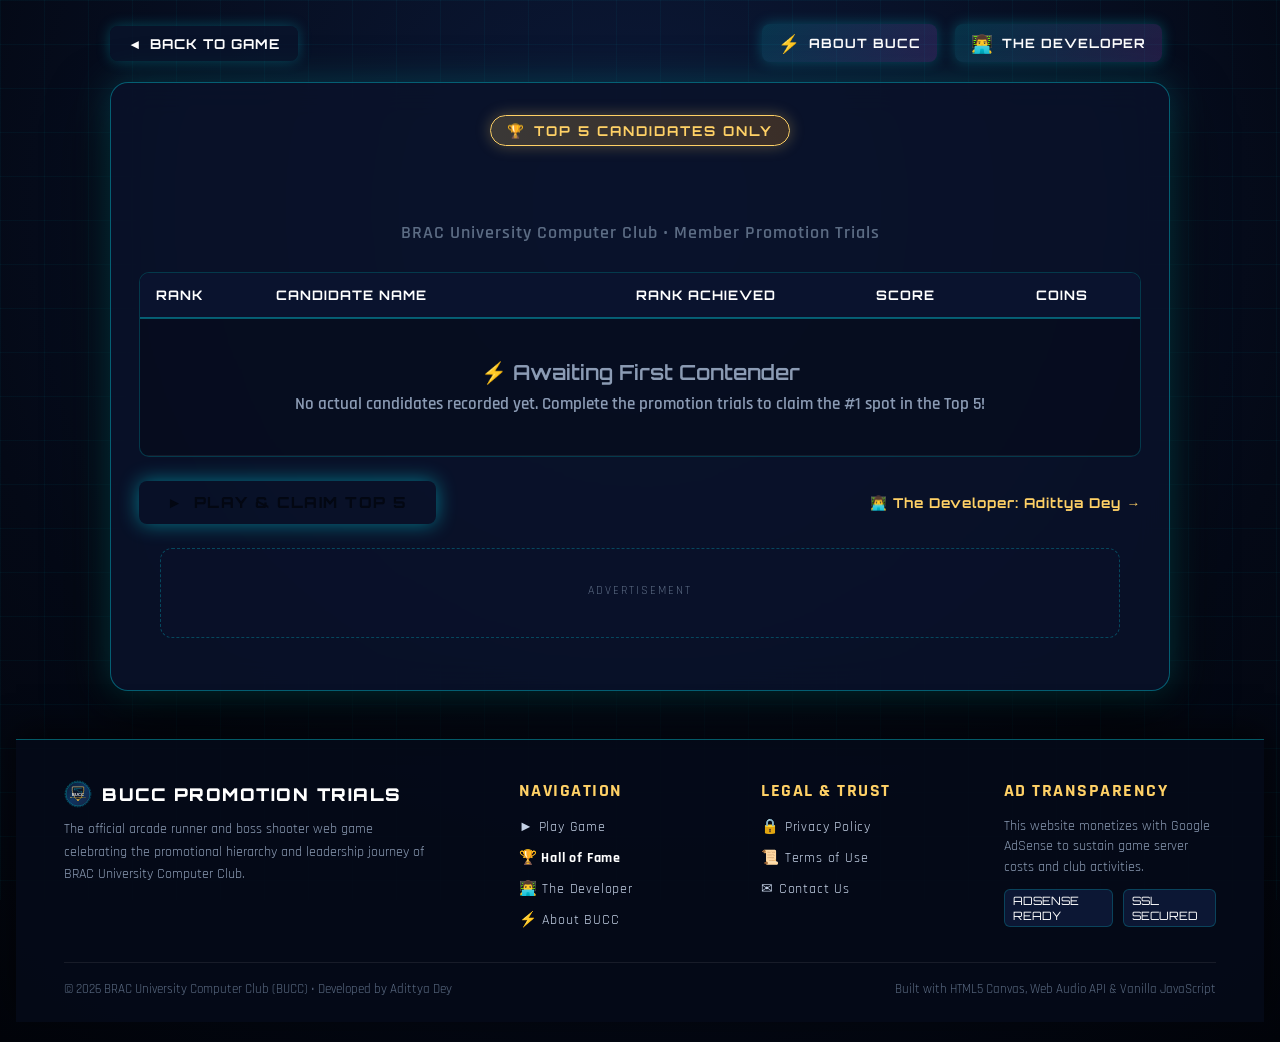
<file: leaderboard.html>
<!DOCTYPE html>
<html lang="en">
<head>
  <meta charset="UTF-8">
  <meta name="viewport" content="width=device-width, initial-scale=1.0">
  <title>Leaderboard - BUCC Hall of Fame | BRAC University Computer Club</title>
  <meta name="description" content="Top 5 Leaderboard and Hall of Fame for BRAC University Computer Club Promotion Trials.">

  <!-- Google AdSense -->
  <script async src="https://pagead2.googlesyndication.com/pagead/js/adsbygoogle.js?client=ca-pub-9922573621971155"
     crossorigin="anonymous"></script>

  <!-- Google Fonts -->
  <link rel="preconnect" href="https://fonts.googleapis.com">
  <link rel="preconnect" href="https://fonts.gstatic.com" crossorigin>
  <link href="https://fonts.googleapis.com/css2?family=Orbitron:wght@600;700;800;900&family=Rajdhani:wght@500;600;700&family=Inter:wght@400;500;600;700&display=swap" rel="stylesheet">

  <link rel="stylesheet" href="css/style.css">
  <link rel="icon" type="image/svg+xml" href="assets/images/bucc-logo.svg">

  <style>
    /* Dedicated Leaderboard Page Styling */
    body.leaderboard-page-body {
      min-height: 100vh;
      display: flex;
      flex-direction: column;
      justify-content: space-between;
      align-items: center;
      background: radial-gradient(circle at 50% 20%, #0c1a3a 0%, #040916 65%, #02040a 100%);
      color: #ffffff;
      font-family: 'Rajdhani', sans-serif;
      padding: 24px 16px 20px;
      box-sizing: border-box;
      overflow-x: hidden;
      position: relative;
    }

    body.leaderboard-page-body::before {
      content: "";
      position: fixed;
      inset: 0;
      background-image: 
        linear-gradient(rgba(0, 240, 255, 0.04) 1px, transparent 1px),
        linear-gradient(90deg, rgba(0, 240, 255, 0.04) 1px, transparent 1px);
      background-size: 44px 44px;
      pointer-events: none;
      z-index: 0;
    }

    .lb-nav-bar {
      width: 100%;
      max-width: 1060px;
      display: flex;
      justify-content: space-between;
      align-items: center;
      position: relative;
      z-index: 2;
      margin-bottom: 20px;
    }

    .lb-nav-group {
      display: flex;
      align-items: center;
      gap: 12px;
    }

    .lb-back-btn {
      display: inline-flex;
      align-items: center;
      gap: 8px;
      background: rgba(10, 20, 45, 0.75);
      border: 1.5px solid var(--color-cyan);
      color: var(--color-cyan);
      padding: 9px 18px;
      border-radius: 8px;
      text-decoration: none;
      font-family: 'Orbitron', sans-serif;
      font-size: 0.85rem;
      font-weight: 700;
      letter-spacing: 1px;
      transition: all 0.25s ease;
      box-shadow: 0 0 14px rgba(0, 240, 255, 0.25);
    }

    .lb-back-btn:hover {
      background: var(--color-cyan);
      color: #030712;
      box-shadow: 0 0 24px rgba(0, 240, 255, 0.7);
      transform: translateX(-3px);
    }

    /* Main Container */
    .lb-main-card {
      width: 100%;
      max-width: 1060px;
      background: rgba(10, 18, 42, 0.85);
      backdrop-filter: blur(16px);
      border: 1.5px solid rgba(0, 240, 255, 0.35);
      border-radius: 18px;
      padding: 32px 28px;
      box-sizing: border-box;
      position: relative;
      z-index: 2;
      box-shadow: 
        0 0 35px rgba(0, 240, 255, 0.2),
        0 25px 60px rgba(0, 0, 0, 0.9);
      margin: auto 0;
    }

    .lb-header-wrap {
      text-align: center;
      margin-bottom: 28px;
    }

    .lb-trophy-badge {
      display: inline-flex;
      align-items: center;
      gap: 8px;
      padding: 6px 16px;
      background: linear-gradient(90deg, rgba(255, 209, 102, 0.2), rgba(255, 159, 28, 0.2));
      border: 1px solid var(--color-gold);
      border-radius: 20px;
      font-family: 'Orbitron', sans-serif;
      font-size: 0.85rem;
      color: var(--color-gold);
      font-weight: 700;
      letter-spacing: 2px;
      margin-bottom: 12px;
      box-shadow: 0 0 15px rgba(255, 209, 102, 0.3);
    }

    .lb-title {
      font-family: 'Orbitron', sans-serif;
      font-size: clamp(1.8rem, 4vw, 2.8rem);
      font-weight: 900;
      letter-spacing: 3px;
      margin: 0 0 8px;
      background: linear-gradient(135deg, #ffffff 0%, var(--color-cyan) 60%, var(--color-purple) 100%);
      -webkit-background-clip: text;
      -webkit-text-fill-color: transparent;
      filter: drop-shadow(0 4px 10px rgba(0, 0, 0, 0.7));
    }

    .lb-subtitle {
      font-family: 'Rajdhani', sans-serif;
      font-size: 1.1rem;
      color: var(--text-dim);
      font-weight: 600;
      letter-spacing: 1px;
    }

    /* Podium Row for Top 3 */
    .podium-container {
      display: grid;
      grid-template-columns: repeat(3, 1fr);
      gap: 16px;
      margin-bottom: 30px;
    }

    .podium-card {
      background: rgba(15, 27, 60, 0.75);
      border-radius: 12px;
      padding: 18px 14px;
      text-align: center;
      position: relative;
      border: 1px solid rgba(255, 255, 255, 0.1);
      transition: transform 0.25s, box-shadow 0.25s;
    }

    .podium-card:hover {
      transform: translateY(-4px);
    }

    .podium-card.rank-1 {
      border-color: var(--color-gold);
      box-shadow: 0 0 24px rgba(255, 209, 102, 0.35);
      background: linear-gradient(180deg, rgba(255, 209, 102, 0.15) 0%, rgba(15, 27, 60, 0.85) 100%);
      order: 2;
      transform: scale(1.04);
    }
    .podium-card.rank-1:hover {
      transform: scale(1.04) translateY(-4px);
    }
    .podium-card.rank-2 {
      border-color: #c0c0c0;
      box-shadow: 0 0 16px rgba(192, 192, 192, 0.25);
      order: 1;
    }
    .podium-card.rank-3 {
      border-color: #cd7f32;
      box-shadow: 0 0 16px rgba(205, 127, 50, 0.25);
      order: 3;
    }

    .podium-medal {
      font-size: 2.2rem;
      margin-bottom: 6px;
      filter: drop-shadow(0 2px 8px rgba(0,0,0,0.6));
    }

    .podium-name {
      font-family: 'Orbitron', sans-serif;
      font-size: 1.15rem;
      font-weight: 800;
      color: #ffffff;
      margin-bottom: 4px;
      white-space: nowrap;
      overflow: hidden;
      text-overflow: ellipsis;
    }

    .podium-score {
      font-family: 'Orbitron', sans-serif;
      font-size: 1.3rem;
      font-weight: 900;
      color: var(--color-cyan);
      text-shadow: 0 0 10px rgba(0, 240, 255, 0.5);
    }

    .podium-rank-tag {
      font-family: 'Rajdhani', sans-serif;
      font-size: 0.85rem;
      font-weight: 700;
      color: var(--color-gold);
      margin-top: 4px;
      text-transform: uppercase;
    }

    /* Table Styling */
    .lb-table-wrap {
      width: 100%;
      overflow-x: auto;
      border-radius: 10px;
      border: 1px solid rgba(0, 240, 255, 0.2);
      background: rgba(5, 11, 26, 0.6);
    }

    .lb-full-table {
      width: 100%;
      border-collapse: collapse;
      text-align: left;
    }

    .lb-full-table th {
      background: rgba(10, 20, 48, 0.9);
      color: var(--color-cyan);
      font-family: 'Orbitron', sans-serif;
      font-size: 0.82rem;
      letter-spacing: 1px;
      padding: 14px 16px;
      border-bottom: 2px solid var(--border-neon);
      text-transform: uppercase;
    }

    .lb-full-table td {
      padding: 14px 16px;
      border-bottom: 1px solid rgba(255, 255, 255, 0.06);
      font-size: 1rem;
      font-weight: 600;
    }

    .lb-full-table tr:hover td {
      background: rgba(0, 240, 255, 0.06);
    }

    .rank-cell-num {
      font-family: 'Orbitron', sans-serif;
      font-size: 1.1rem;
      font-weight: 900;
    }

    .rank-cell-num.gold { color: var(--color-gold); }
    .rank-cell-num.silver { color: #dcdcdc; }
    .rank-cell-num.bronze { color: #d48b47; }
    .rank-cell-num.cyan { color: var(--color-cyan); }

    .score-cell-val {
      font-family: 'Orbitron', sans-serif;
      font-weight: 800;
      color: #ffffff;
      font-size: 1.05rem;
    }

    .coins-cell-val {
      color: var(--color-gold);
      font-family: 'Orbitron', sans-serif;
      font-size: 0.95rem;
    }

    .empty-slot-text {
      color: var(--text-muted);
      font-style: italic;
      font-weight: normal;
    }

    /* Actions below table */
    .lb-actions-row {
      display: flex;
      justify-content: space-between;
      align-items: center;
      flex-wrap: wrap;
      gap: 16px;
      margin-top: 24px;
    }

    .lb-play-btn {
      display: inline-flex;
      align-items: center;
      gap: 10px;
      background: linear-gradient(135deg, var(--color-cyan), #0077b6);
      color: #030712;
      padding: 12px 28px;
      border-radius: 8px;
      text-decoration: none;
      font-family: 'Orbitron', sans-serif;
      font-size: 0.95rem;
      font-weight: 800;
      letter-spacing: 1.5px;
      box-shadow: 0 0 20px rgba(0, 240, 255, 0.45);
      transition: all 0.25s ease;
    }

    .lb-play-btn:hover {
      transform: scale(1.03);
      box-shadow: 0 0 30px rgba(0, 240, 255, 0.8);
      background: var(--color-cyan);
    }

    .lb-dev-link {
      color: var(--color-gold);
      font-family: 'Orbitron', sans-serif;
      font-size: 0.85rem;
      text-decoration: none;
      font-weight: 700;
      letter-spacing: 1px;
      transition: color 0.2s, text-shadow 0.2s;
    }

    .lb-dev-link:hover {
      color: #ffffff;
      text-shadow: 0 0 12px var(--color-gold);
    }

    .lb-footer-bar {
      margin-top: 24px;
      font-size: 0.8rem;
      color: rgba(255, 255, 255, 0.4);
      text-align: center;
      z-index: 2;
    }

    @media (max-width: 768px) {
      .podium-container {
        grid-template-columns: 1fr;
      }
      .podium-card.rank-1 {
        order: 1;
        transform: none;
      }
      .podium-card.rank-2 { order: 2; }
      .podium-card.rank-3 { order: 3; }
      .lb-actions-row {
        flex-direction: column;
        text-align: center;
      }
    }
  </style>
</head>
<body class="leaderboard-page-body">

  <!-- Navigation Bar -->
  <header class="lb-nav-bar">
    <a href="index.html" class="lb-back-btn">
      <span>&#9668;</span> BACK TO GAME
    </a>
    <div class="lb-nav-group" style="display: flex; gap: 10px; flex-wrap: wrap;">
      <a href="about.html" class="nav-credit-btn" style="border-color: var(--color-cyan); color: var(--color-cyan);" title="About BUCC">
        <span class="credit-icon">&#9889;</span> ABOUT BUCC
      </a>
      <a href="credits.html" class="nav-credit-btn" title="View Developer Credits">
        <span class="credit-icon">&#128104;&#8205;&#128187;</span> THE DEVELOPER
      </a>
    </div>
  </header>

  <!-- Main Card Container -->
  <main class="lb-main-card">
    <div class="lb-header-wrap">
      <div class="lb-trophy-badge">
        <span>&#127942;</span> TOP 5 CANDIDATES ONLY
      </div>
      <h1 class="lb-title">HALL OF FAME LEADERBOARD</h1>
      <div class="lb-subtitle">BRAC University Computer Club • Member Promotion Trials</div>
    </div>

    <!-- Podium for Top 3 -->
    <div class="podium-container" id="podiumContainer" style="display: none;">
      <!-- Populated dynamically via JS -->
    </div>

    <!-- Top 5 Full Table -->
    <div class="lb-table-wrap">
      <table class="lb-full-table">
        <thead>
          <tr>
            <th style="width: 12%;">Rank</th>
            <th style="width: 36%;">Candidate Name</th>
            <th style="width: 24%;">Rank Achieved</th>
            <th style="width: 16%;">Score</th>
            <th style="width: 12%;">Coins</th>
          </tr>
        </thead>
        <tbody id="leaderboardFullBody">
          <tr>
            <td colspan="5" style="text-align:center; padding: 36px 16px; color: var(--text-muted); font-family: 'Rajdhani', sans-serif;">
              <div style="font-size: 1.2rem; color: var(--color-cyan); margin-bottom: 6px;">&#9889; Loading Hall of Fame Contenders...</div>
            </td>
          </tr>
        </tbody>
      </table>
    </div>

    <!-- Bottom Actions Row -->
    <div class="lb-actions-row">
      <a href="index.html" class="lb-play-btn">
        <span>&#9658;</span> PLAY &amp; CLAIM TOP 5
      </a>
      <a href="credits.html" class="lb-dev-link">
        &#128104;&#8205;&#128187; The Developer: Adittya Dey &rarr;
      </a>
    </div>

    <!-- Google AdSense Safe Placement Slot -->
    <div class="ad-slot-wrapper" style="margin-top: 24px;">
      <div class="ad-slot-box">
        <span class="ad-label">Advertisement</span>
        <ins class="adsbygoogle"
             style="display:block; text-align:center;"
             data-ad-layout="in-article"
             data-ad-format="fluid"
             data-ad-client="ca-pub-9922573621971155"
             data-ad-slot="default"></ins>
        <script>
             (adsbygoogle = window.adsbygoogle || []).push({});
        </script>
      </div>
    </div>
  </main>

  <!-- Universal Rich Footer -->
  <footer class="global-site-footer">
    <div class="footer-inner">
      <div class="footer-grid">
        <div class="footer-col-brand">
          <h3>
            <img src="assets/images/bucc-logo.svg" alt="BUCC Crest" style="width: 28px; height: 28px;">
            BUCC PROMOTION TRIALS
          </h3>
          <p>
            The official arcade runner and boss shooter web game celebrating the promotional hierarchy and leadership journey of BRAC University Computer Club.
          </p>
        </div>
        <div class="footer-col">
          <h4>Navigation</h4>
          <ul class="footer-nav-list">
            <li><a href="index.html">&#9658; Play Game</a></li>
            <li><a href="leaderboard.html" style="color: var(--color-cyan); font-weight: bold;">&#127942; Hall of Fame</a></li>
            <li><a href="credits.html">&#128104;&#8205;&#128187; The Developer</a></li>
            <li><a href="about.html">&#9889; About BUCC</a></li>
          </ul>
        </div>
        <div class="footer-col">
          <h4>Legal &amp; Trust</h4>
          <ul class="footer-nav-list">
            <li><a href="privacy.html">&#128274; Privacy Policy</a></li>
            <li><a href="terms.html">&#128220; Terms of Use</a></li>
            <li><a href="contact.html">&#9993; Contact Us</a></li>
          </ul>
        </div>
        <div class="footer-col">
          <h4>Ad Transparency</h4>
          <p style="font-size: 0.85rem; color: var(--text-muted); line-height: 1.5; margin-bottom: 12px;">
            This website monetizes with Google AdSense to sustain game server costs and club activities.
          </p>
          <div class="footer-badges">
            <span class="footer-badge-tag">ADSENSE READY</span>
            <span class="footer-badge-tag">SSL SECURED</span>
          </div>
        </div>
      </div>
      <div class="footer-bottom-bar">
        <div>&copy; 2026 BRAC University Computer Club (BUCC) • Developed by Adittya Dey</div>
        <div>Built with HTML5 Canvas, Web Audio API &amp; Vanilla JavaScript</div>
      </div>
    </div>
  </footer>

  <!-- Scripts -->
  <script src="js/config.js"></script>
  <script src="js/api.js"></script>
  <script>
    async function renderLeaderboardPage() {
      const tbody = document.getElementById("leaderboardFullBody");
      const podium = document.getElementById("podiumContainer");
      if (!tbody) return;

      try {
        const scores = await ApiService.getLeaderboard();
        const top5 = (scores || []).slice(0, 5);

        if (top5.length === 0) {
          tbody.innerHTML = `
            <tr>
              <td colspan="5" style="text-align: center; padding: 40px 16px; color: var(--text-muted);">
                <div style="font-size: 1.3rem; font-family: 'Orbitron', sans-serif; color: var(--color-cyan); margin-bottom: 8px;">
                  &#9889; Awaiting First Contender
                </div>
                <div style="font-size: 1.05rem;">
                  No actual candidates recorded yet. Complete the promotion trials to claim the #1 spot in the Top 5!
                </div>
              </td>
            </tr>
          `;
          podium.style.display = "none";
          return;
        }

        // Render Podium if at least 1 real player exists
        if (top5.length > 0) {
          podium.style.display = "grid";
          let podiumHtml = "";

          // Rank 2 (Silver)
          if (top5[1]) {
            podiumHtml += `
              <div class="podium-card rank-2">
                <div class="podium-medal">&#129358;</div>
                <div class="podium-name">${top5[1].name}</div>
                <div class="podium-score">${top5[1].score.toLocaleString()}</div>
                <div class="podium-rank-tag">${top5[1].rank || "Executive"}</div>
              </div>
            `;
          } else {
            podiumHtml += `
              <div class="podium-card rank-2" style="opacity: 0.45;">
                <div class="podium-medal">&#129358;</div>
                <div class="podium-name">-- Open --</div>
                <div class="podium-score">-</div>
                <div class="podium-rank-tag">Slot #2</div>
              </div>
            `;
          }

          // Rank 1 (Gold Champion)
          podiumHtml += `
            <div class="podium-card rank-1">
              <div class="podium-medal">&#129357;</div>
              <div class="podium-name">${top5[0].name}</div>
              <div class="podium-score">${top5[0].score.toLocaleString()}</div>
              <div class="podium-rank-tag">${top5[0].rank || "GB Leader"}</div>
            </div>
          `;

          // Rank 3 (Bronze)
          if (top5[2]) {
            podiumHtml += `
              <div class="podium-card rank-3">
                <div class="podium-medal">&#129359;</div>
                <div class="podium-name">${top5[2].name}</div>
                <div class="podium-score">${top5[2].score.toLocaleString()}</div>
                <div class="podium-rank-tag">${top5[2].rank || "Sr. Executive"}</div>
              </div>
            `;
          } else {
            podiumHtml += `
              <div class="podium-card rank-3" style="opacity: 0.45;">
                <div class="podium-medal">&#129359;</div>
                <div class="podium-name">-- Open --</div>
                <div class="podium-score">-</div>
                <div class="podium-rank-tag">Slot #3</div>
              </div>
            `;
          }

          podium.innerHTML = podiumHtml;
        }

        // Render strictly top 5 rows
        let rowsHtml = "";
        for (let i = 0; i < 5; i++) {
          if (i < top5.length) {
            const p = top5[i];
            const rankClass = i === 0 ? "gold" : (i === 1 ? "silver" : (i === 2 ? "bronze" : "cyan"));
            const medal = i === 0 ? "&#129357;" : (i === 1 ? "&#129358;" : (i === 2 ? "&#129359;" : ""));
            rowsHtml += `
              <tr>
                <td class="rank-cell-num ${rankClass}">#${i + 1} ${medal}</td>
                <td><strong>${p.name}</strong></td>
                <td><span style="color:var(--color-gold); font-family: 'Rajdhani', sans-serif;">${p.rank || "General Member"}</span></td>
                <td class="score-cell-val">${p.score.toLocaleString()}</td>
                <td class="coins-cell-val">${p.coins || 0} C</td>
              </tr>
            `;
          } else {
            rowsHtml += `
              <tr style="opacity: 0.4;">
                <td class="rank-cell-num">#${i + 1}</td>
                <td class="empty-slot-text">-- Open Contender Slot --</td>
                <td>-</td>
                <td class="score-cell-val">-</td>
                <td class="coins-cell-val">-</td>
              </tr>
            `;
          }
        }

        tbody.innerHTML = rowsHtml;
      } catch (err) {
        console.error("Error rendering leaderboard page:", err);
      }
    }

    document.addEventListener("DOMContentLoaded", renderLeaderboardPage);
  </script>
</body>
</html>
</file>
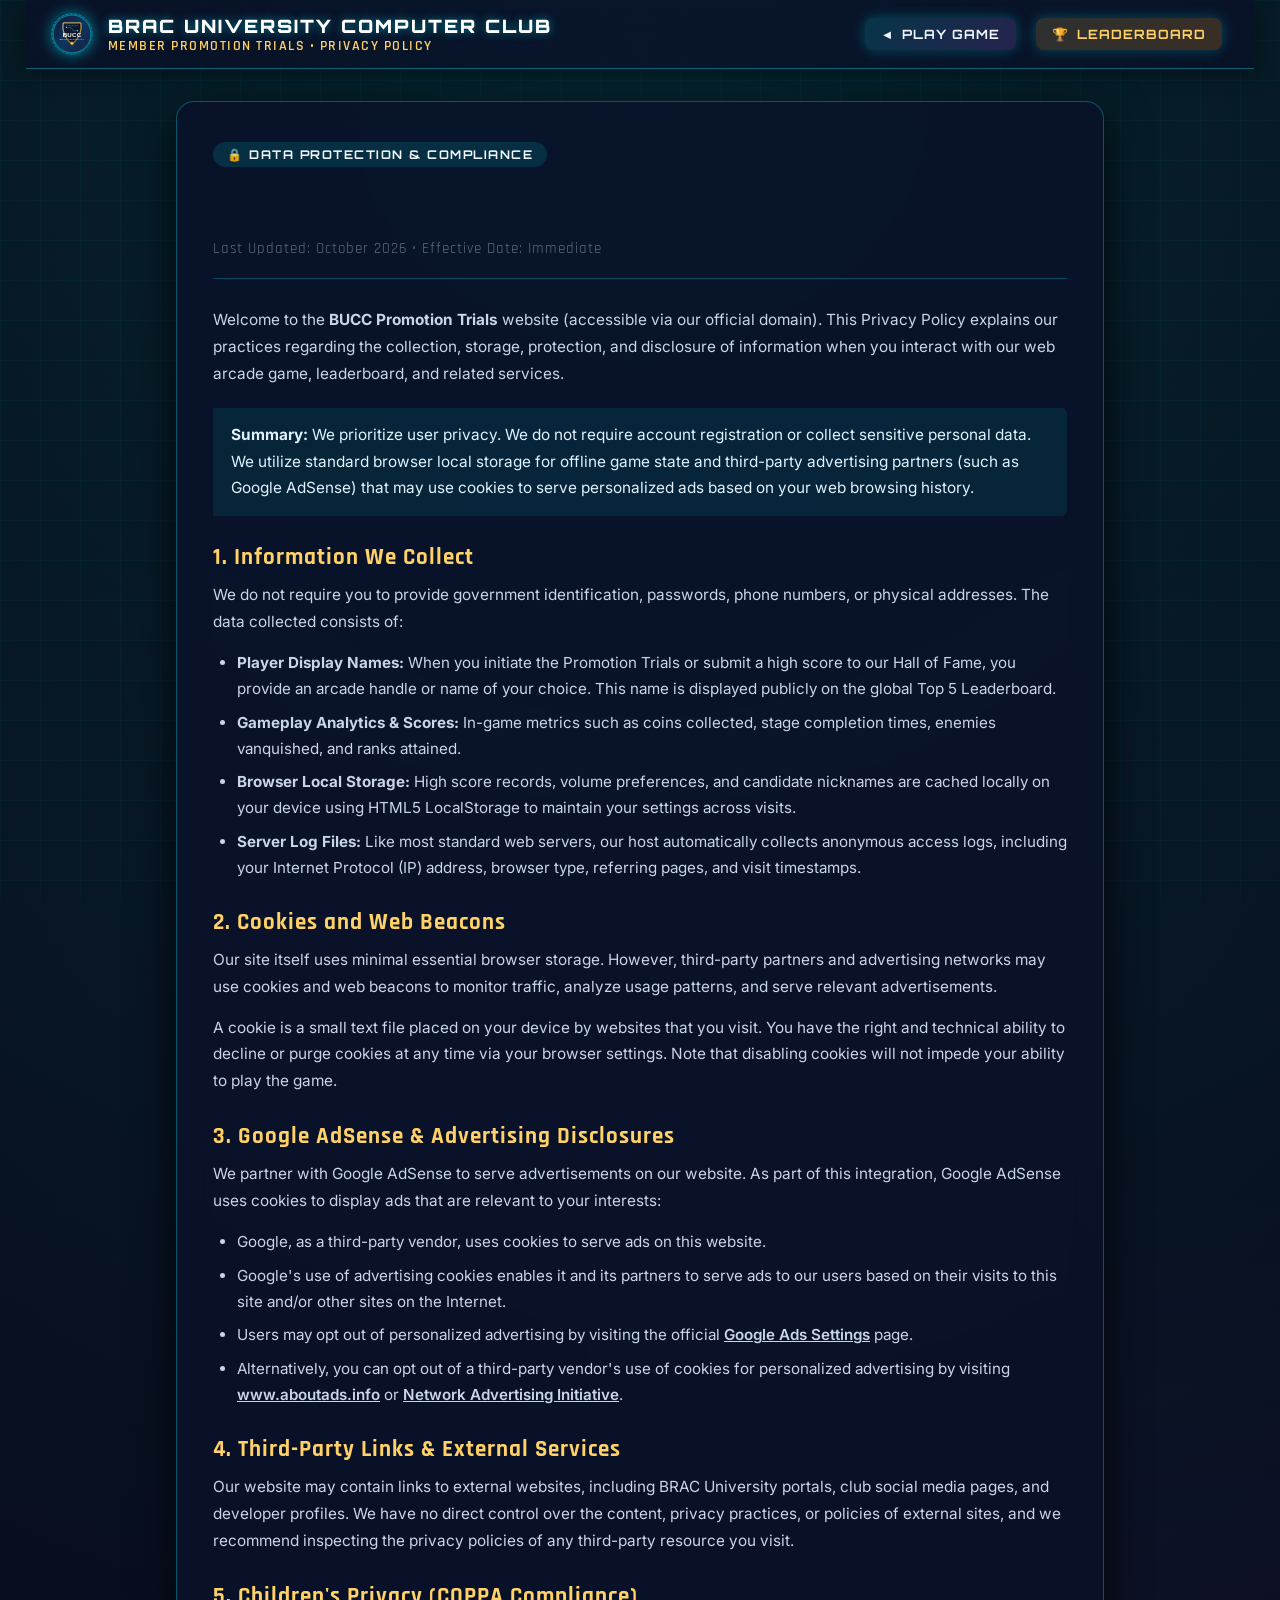
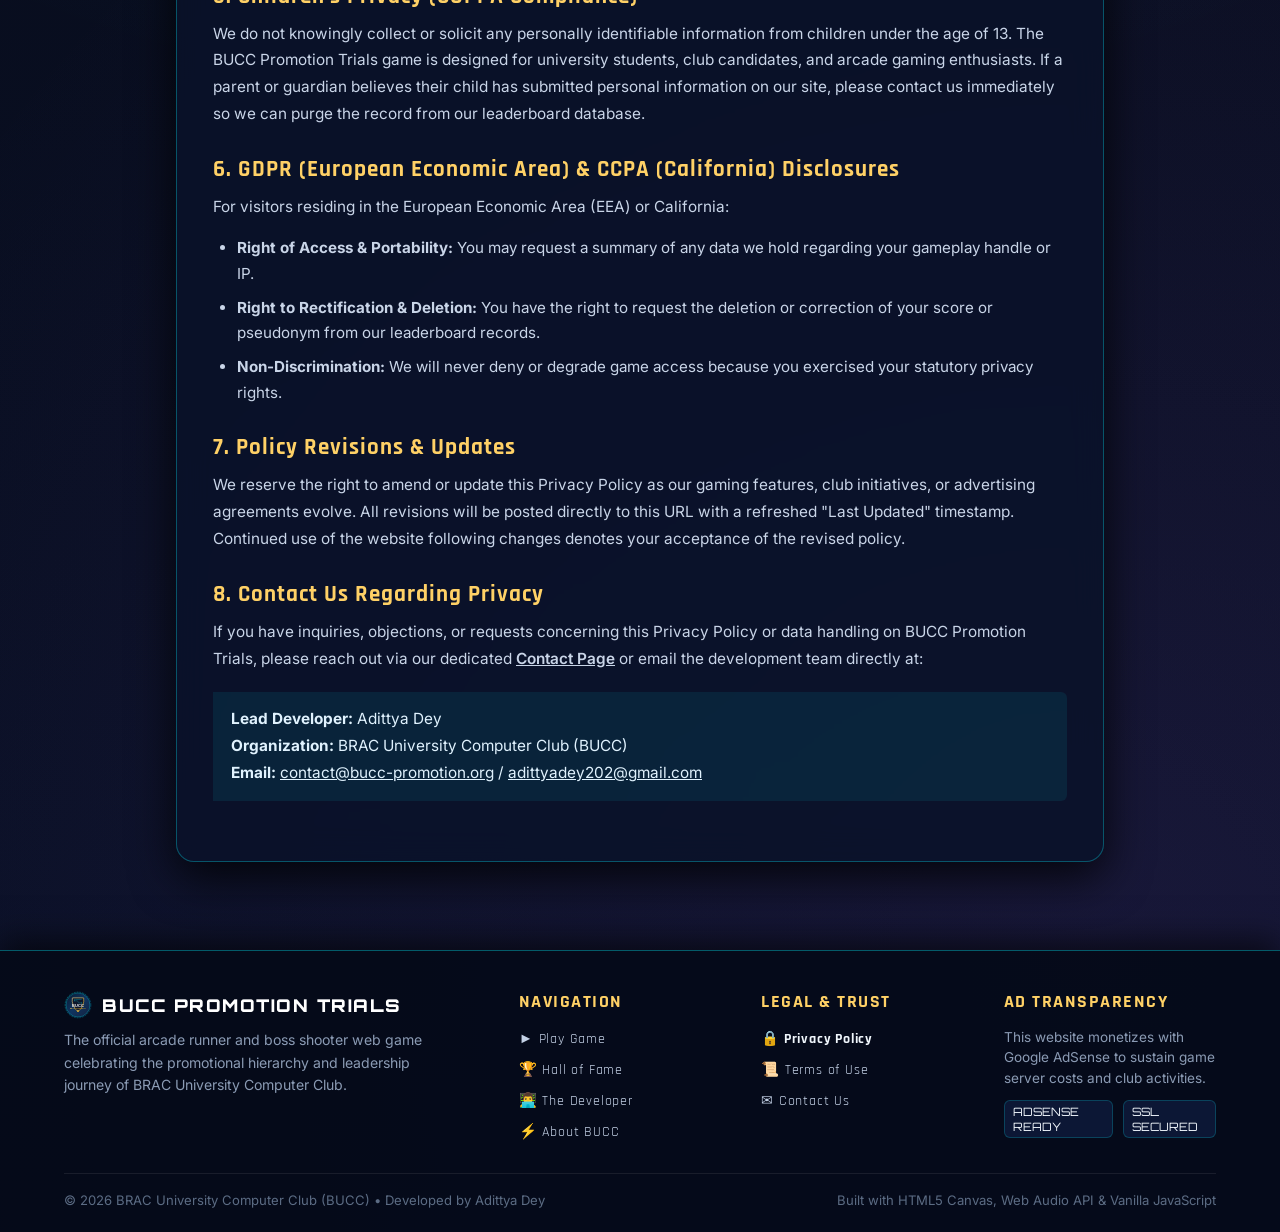
<file: privacy.html>
<!DOCTYPE html>
<html lang="en">

<head>
  <meta charset="UTF-8">
  <meta name="viewport" content="width=device-width, initial-scale=1.0">
  <title>Privacy Policy | BUCC Promotion Trials</title>
  <meta name="description"
    content="Official Privacy Policy for BUCC Promotion Trials game explaining cookies, analytics, data handling, and Google AdSense advertising compliance.">

  <!-- Google AdSense -->
  <script async src="https://pagead2.googlesyndication.com/pagead/js/adsbygoogle.js?client=ca-pub-9922573621971155"
    crossorigin="anonymous"></script>

  <!-- Google Fonts -->
  <link rel="preconnect" href="https://fonts.googleapis.com">
  <link rel="preconnect" href="https://fonts.gstatic.com" crossorigin>
  <link
    href="https://fonts.googleapis.com/css2?family=Orbitron:wght@600;700;800;900&family=Rajdhani:wght@500;600;700&family=Inter:wght@400;500;600;700&display=swap"
    rel="stylesheet">

  <link rel="stylesheet" href="css/style.css">
  <link rel="icon" type="image/svg+xml" href="assets/images/bucc-logo.svg">
</head>

<body class="legal-page-body">

  <!-- Header Bar -->
  <header class="site-header">
    <div class="brand-container">
      <a href="index.html" style="display: flex; align-items: center; gap: 14px; text-decoration: none;">
        <img src="assets/images/bucc-logo.svg" alt="BUCC Crest" class="brand-logo">
        <div class="brand-text">
          <h1>BRAC UNIVERSITY COMPUTER CLUB</h1>
          <div class="sub">Member Promotion Trials • Privacy Policy</div>
        </div>
      </a>
    </div>
    <div class="header-controls">
      <a href="index.html" class="nav-credit-btn" title="Back to Game">
        <span>&#9668;</span> PLAY GAME
      </a>
      <a href="leaderboard.html" class="nav-credit-btn nav-lb-btn" title="View Top 5 Hall of Fame">
        <span>&#127942;</span> LEADERBOARD
      </a>
    </div>
  </header>

  <!-- Main Legal Container -->
  <main class="legal-main-wrap">
    <article class="legal-card">
      <header class="legal-header">
        <div class="legal-badge">&#128274; DATA PROTECTION &amp; COMPLIANCE</div>
        <h1 class="legal-title">Privacy Policy</h1>
        <div class="legal-meta">Last Updated: October 2026 • Effective Date: Immediate</div>
      </header>

      <section class="legal-content">
        <p>
          Welcome to the <strong>BUCC Promotion Trials</strong> website (accessible via our official domain). This Privacy Policy explains our practices regarding the collection, storage, protection, and disclosure of information when you interact with our web arcade game, leaderboard, and related services.
        </p>

        <div class="legal-callout">
          <p>
            <strong>Summary:</strong> We prioritize user privacy. We do not require account registration or collect sensitive personal data. We utilize standard browser local storage for offline game state and third-party advertising partners (such as Google AdSense) that may use cookies to serve personalized ads based on your web browsing history.
          </p>
        </div>

        <h2>1. Information We Collect</h2>
        <p>
          We do not require you to provide government identification, passwords, phone numbers, or physical addresses. The data collected consists of:
        </p>
        <ul>
          <li><strong>Player Display Names:</strong> When you initiate the Promotion Trials or submit a high score to our Hall of Fame, you provide an arcade handle or name of your choice. This name is displayed publicly on the global Top 5 Leaderboard.</li>
          <li><strong>Gameplay Analytics &amp; Scores:</strong> In-game metrics such as coins collected, stage completion times, enemies vanquished, and ranks attained.</li>
          <li><strong>Browser Local Storage:</strong> High score records, volume preferences, and candidate nicknames are cached locally on your device using HTML5 LocalStorage to maintain your settings across visits.</li>
          <li><strong>Server Log Files:</strong> Like most standard web servers, our host automatically collects anonymous access logs, including your Internet Protocol (IP) address, browser type, referring pages, and visit timestamps.</li>
        </ul>

        <h2>2. Cookies and Web Beacons</h2>
        <p>
          Our site itself uses minimal essential browser storage. However, third-party partners and advertising networks may use cookies and web beacons to monitor traffic, analyze usage patterns, and serve relevant advertisements.
        </p>
        <p>
          A cookie is a small text file placed on your device by websites that you visit. You have the right and technical ability to decline or purge cookies at any time via your browser settings. Note that disabling cookies will not impede your ability to play the game.
        </p>

        <h2>3. Google AdSense &amp; Advertising Disclosures</h2>
        <p>
          We partner with Google AdSense to serve advertisements on our website. As part of this integration, Google AdSense uses cookies to display ads that are relevant to your interests:
        </p>
        <ul>
          <li>Google, as a third-party vendor, uses cookies to serve ads on this website.</li>
          <li>Google's use of advertising cookies enables it and its partners to serve ads to our users based on their visits to this site and/or other sites on the Internet.</li>
          <li>Users may opt out of personalized advertising by visiting the official <a href="https://www.google.com/settings/ads" target="_blank" rel="noopener noreferrer" style="color: var(--color-cyan); font-weight: 600;">Google Ads Settings</a> page.</li>
          <li>Alternatively, you can opt out of a third-party vendor's use of cookies for personalized advertising by visiting <a href="https://www.aboutads.info" target="_blank" rel="noopener noreferrer" style="color: var(--color-cyan); font-weight: 600;">www.aboutads.info</a> or <a href="https://www.networkadvertising.org/choices/" target="_blank" rel="noopener noreferrer" style="color: var(--color-cyan); font-weight: 600;">Network Advertising Initiative</a>.</li>
        </ul>

        <h2>4. Third-Party Links &amp; External Services</h2>
        <p>
          Our website may contain links to external websites, including BRAC University portals, club social media pages, and developer profiles. We have no direct control over the content, privacy practices, or policies of external sites, and we recommend inspecting the privacy policies of any third-party resource you visit.
        </p>

        <h2>5. Children's Privacy (COPPA Compliance)</h2>
        <p>
          We do not knowingly collect or solicit any personally identifiable information from children under the age of 13. The BUCC Promotion Trials game is designed for university students, club candidates, and arcade gaming enthusiasts. If a parent or guardian believes their child has submitted personal information on our site, please contact us immediately so we can purge the record from our leaderboard database.
        </p>

        <h2>6. GDPR (European Economic Area) &amp; CCPA (California) Disclosures</h2>
        <p>
          For visitors residing in the European Economic Area (EEA) or California:
        </p>
        <ul>
          <li><strong>Right of Access &amp; Portability:</strong> You may request a summary of any data we hold regarding your gameplay handle or IP.</li>
          <li><strong>Right to Rectification &amp; Deletion:</strong> You have the right to request the deletion or correction of your score or pseudonym from our leaderboard records.</li>
          <li><strong>Non-Discrimination:</strong> We will never deny or degrade game access because you exercised your statutory privacy rights.</li>
        </ul>

        <h2>7. Policy Revisions &amp; Updates</h2>
        <p>
          We reserve the right to amend or update this Privacy Policy as our gaming features, club initiatives, or advertising agreements evolve. All revisions will be posted directly to this URL with a refreshed "Last Updated" timestamp. Continued use of the website following changes denotes your acceptance of the revised policy.
        </p>

        <h2>8. Contact Us Regarding Privacy</h2>
        <p>
          If you have inquiries, objections, or requests concerning this Privacy Policy or data handling on BUCC Promotion Trials, please reach out via our dedicated <a href="contact.html" style="color: var(--color-cyan); font-weight: 600;">Contact Page</a> or email the development team directly at:
        </p>
        <div class="legal-callout">
          <p>
            <strong>Lead Developer:</strong> Adittya Dey<br>
            <strong>Organization:</strong> BRAC University Computer Club (BUCC)<br>
            <strong>Email:</strong> <a href="mailto:contact@bucc-promotion.org" style="color: var(--color-cyan);">contact@bucc-promotion.org</a> / <a href="mailto:adittyadey202@gmail.com" style="color: var(--color-cyan);">adittyadey202@gmail.com</a>
          </p>
        </div>
      </section>
    </article>
  </main>

  <!-- Universal Rich Footer -->
  <footer class="global-site-footer">
    <div class="footer-inner">
      <div class="footer-grid">
        <div class="footer-col-brand">
          <h3>
            <img src="assets/images/bucc-logo.svg" alt="BUCC Crest" style="width: 28px; height: 28px;">
            BUCC PROMOTION TRIALS
          </h3>
          <p>
            The official arcade runner and boss shooter web game celebrating the promotional hierarchy and leadership journey of BRAC University Computer Club.
          </p>
        </div>
        <div class="footer-col">
          <h4>Navigation</h4>
          <ul class="footer-nav-list">
            <li><a href="index.html">&#9658; Play Game</a></li>
            <li><a href="leaderboard.html">&#127942; Hall of Fame</a></li>
            <li><a href="credits.html">&#128104;&#8205;&#128187; The Developer</a></li>
            <li><a href="about.html">&#9889; About BUCC</a></li>
          </ul>
        </div>
        <div class="footer-col">
          <h4>Legal &amp; Trust</h4>
          <ul class="footer-nav-list">
            <li><a href="privacy.html" style="color: var(--color-cyan); font-weight: bold;">&#128274; Privacy Policy</a></li>
            <li><a href="terms.html">&#128220; Terms of Use</a></li>
            <li><a href="contact.html">&#9993; Contact Us</a></li>
          </ul>
        </div>
        <div class="footer-col">
          <h4>Ad Transparency</h4>
          <p style="font-size: 0.85rem; color: var(--text-muted); line-height: 1.5; margin-bottom: 12px;">
            This website monetizes with Google AdSense to sustain game server costs and club activities.
          </p>
          <div class="footer-badges">
            <span class="footer-badge-tag">ADSENSE READY</span>
            <span class="footer-badge-tag">SSL SECURED</span>
          </div>
        </div>
      </div>
      <div class="footer-bottom-bar">
        <div>&copy; 2026 BRAC University Computer Club (BUCC) • Developed by Adittya Dey</div>
        <div>Built with HTML5 Canvas, Web Audio API &amp; Vanilla JavaScript</div>
      </div>
    </div>
  </footer>

</body>
</html>
</file>
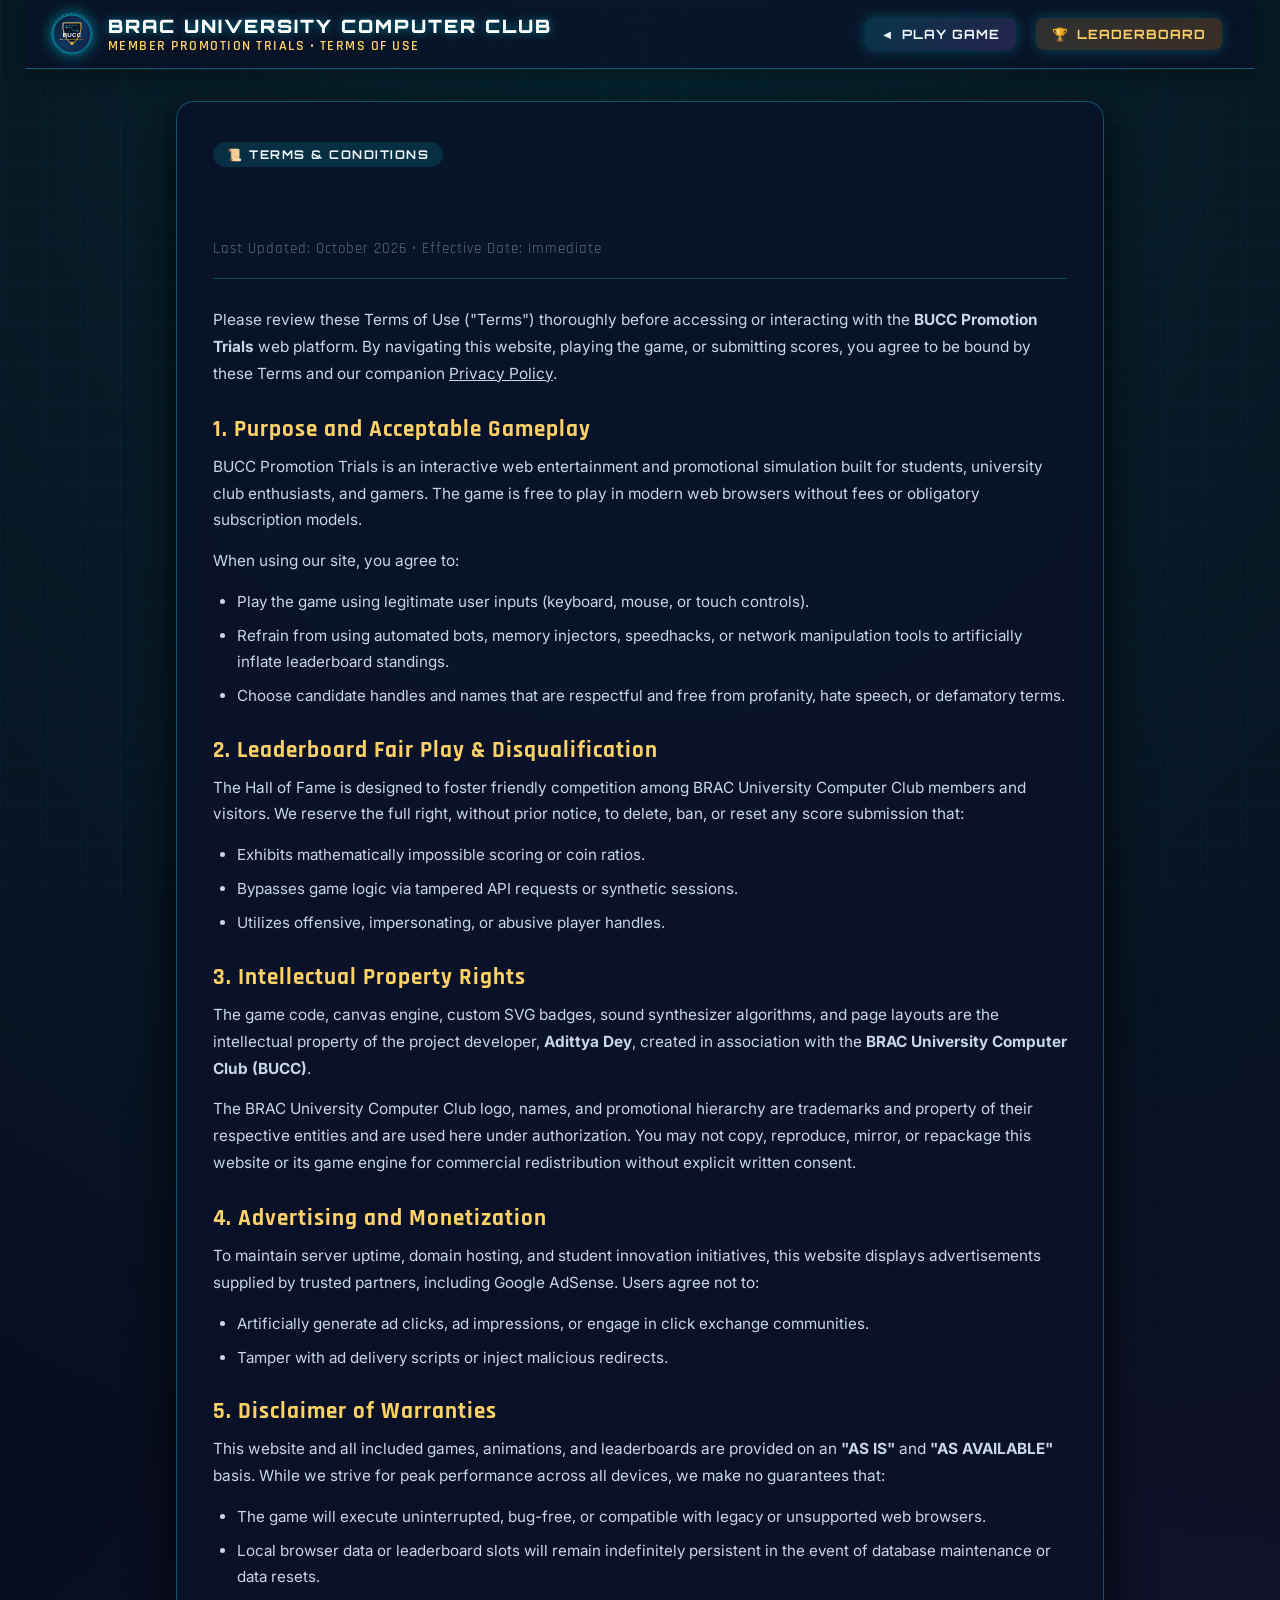
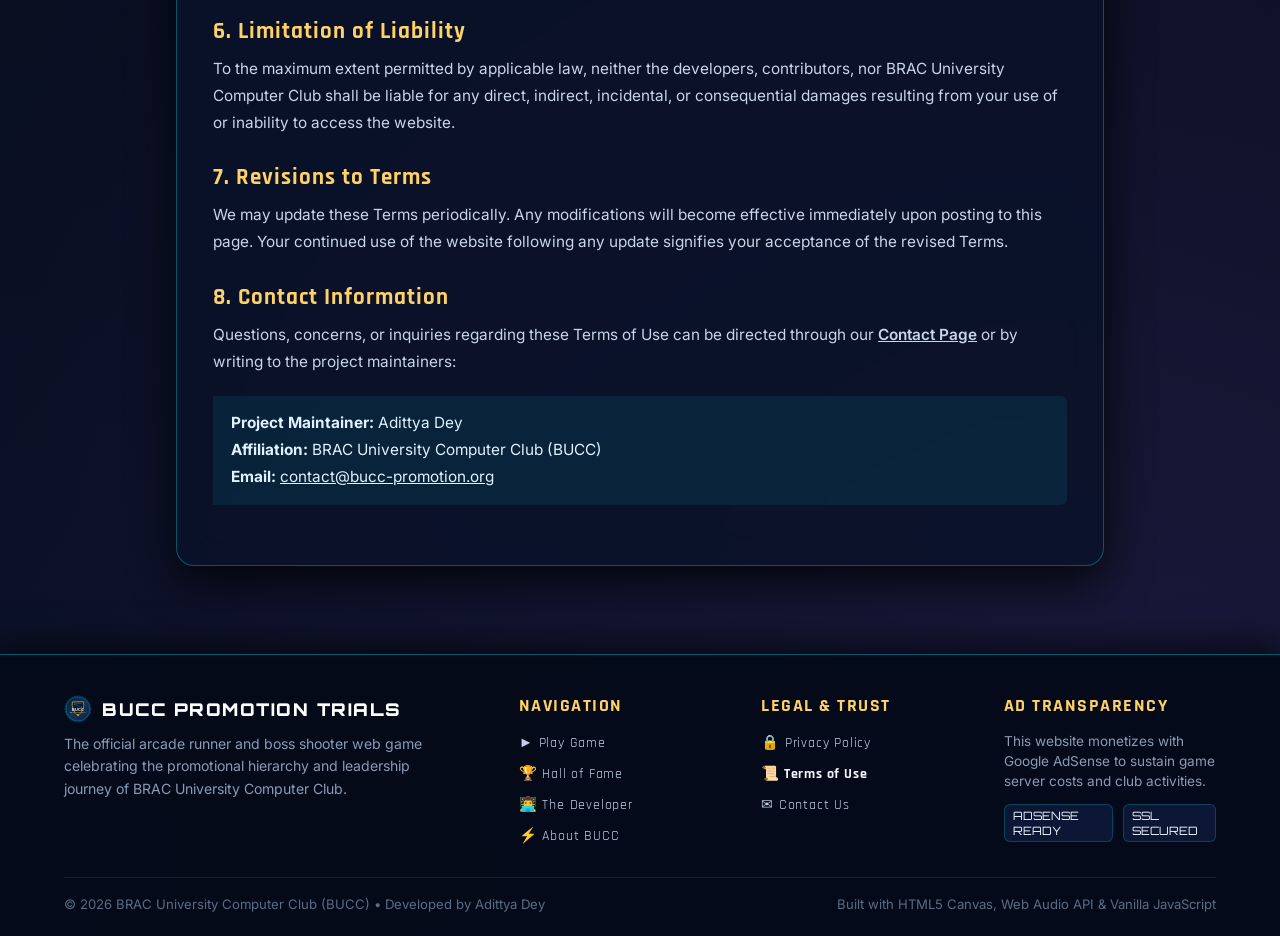
<file: terms.html>
<!DOCTYPE html>
<html lang="en">

<head>
  <meta charset="UTF-8">
  <meta name="viewport" content="width=device-width, initial-scale=1.0">
  <title>Terms of Use | BUCC Promotion Trials</title>
  <meta name="description"
    content="Terms of Use and gameplay guidelines for BUCC Promotion Trials, covering intellectual property, acceptable use, and leaderboard rules.">

  <!-- Google AdSense -->
  <script async src="https://pagead2.googlesyndication.com/pagead/js/adsbygoogle.js?client=ca-pub-9922573621971155"
    crossorigin="anonymous"></script>

  <!-- Google Fonts -->
  <link rel="preconnect" href="https://fonts.googleapis.com">
  <link rel="preconnect" href="https://fonts.gstatic.com" crossorigin>
  <link
    href="https://fonts.googleapis.com/css2?family=Orbitron:wght@600;700;800;900&family=Rajdhani:wght@500;600;700&family=Inter:wght@400;500;600;700&display=swap"
    rel="stylesheet">

  <link rel="stylesheet" href="css/style.css">
  <link rel="icon" type="image/svg+xml" href="assets/images/bucc-logo.svg">
</head>

<body class="legal-page-body">

  <!-- Header Bar -->
  <header class="site-header">
    <div class="brand-container">
      <a href="index.html" style="display: flex; align-items: center; gap: 14px; text-decoration: none;">
        <img src="assets/images/bucc-logo.svg" alt="BUCC Crest" class="brand-logo">
        <div class="brand-text">
          <h1>BRAC UNIVERSITY COMPUTER CLUB</h1>
          <div class="sub">Member Promotion Trials • Terms of Use</div>
        </div>
      </a>
    </div>
    <div class="header-controls">
      <a href="index.html" class="nav-credit-btn" title="Back to Game">
        <span>&#9668;</span> PLAY GAME
      </a>
      <a href="leaderboard.html" class="nav-credit-btn nav-lb-btn" title="View Top 5 Hall of Fame">
        <span>&#127942;</span> LEADERBOARD
      </a>
    </div>
  </header>

  <!-- Main Legal Container -->
  <main class="legal-main-wrap">
    <article class="legal-card">
      <header class="legal-header">
        <div class="legal-badge">&#128220; TERMS &amp; CONDITIONS</div>
        <h1 class="legal-title">Terms of Use</h1>
        <div class="legal-meta">Last Updated: October 2026 • Effective Date: Immediate</div>
      </header>

      <section class="legal-content">
        <p>
          Please review these Terms of Use ("Terms") thoroughly before accessing or interacting with the <strong>BUCC Promotion Trials</strong> web platform. By navigating this website, playing the game, or submitting scores, you agree to be bound by these Terms and our companion <a href="privacy.html" style="color: var(--color-cyan);">Privacy Policy</a>.
        </p>

        <h2>1. Purpose and Acceptable Gameplay</h2>
        <p>
          BUCC Promotion Trials is an interactive web entertainment and promotional simulation built for students, university club enthusiasts, and gamers. The game is free to play in modern web browsers without fees or obligatory subscription models.
        </p>
        <p>
          When using our site, you agree to:
        </p>
        <ul>
          <li>Play the game using legitimate user inputs (keyboard, mouse, or touch controls).</li>
          <li>Refrain from using automated bots, memory injectors, speedhacks, or network manipulation tools to artificially inflate leaderboard standings.</li>
          <li>Choose candidate handles and names that are respectful and free from profanity, hate speech, or defamatory terms.</li>
        </ul>

        <h2>2. Leaderboard Fair Play &amp; Disqualification</h2>
        <p>
          The Hall of Fame is designed to foster friendly competition among BRAC University Computer Club members and visitors. We reserve the full right, without prior notice, to delete, ban, or reset any score submission that:
        </p>
        <ul>
          <li>Exhibits mathematically impossible scoring or coin ratios.</li>
          <li>Bypasses game logic via tampered API requests or synthetic sessions.</li>
          <li>Utilizes offensive, impersonating, or abusive player handles.</li>
        </ul>

        <h2>3. Intellectual Property Rights</h2>
        <p>
          The game code, canvas engine, custom SVG badges, sound synthesizer algorithms, and page layouts are the intellectual property of the project developer, <strong>Adittya Dey</strong>, created in association with the <strong>BRAC University Computer Club (BUCC)</strong>.
        </p>
        <p>
          The BRAC University Computer Club logo, names, and promotional hierarchy are trademarks and property of their respective entities and are used here under authorization. You may not copy, reproduce, mirror, or repackage this website or its game engine for commercial redistribution without explicit written consent.
        </p>

        <h2>4. Advertising and Monetization</h2>
        <p>
          To maintain server uptime, domain hosting, and student innovation initiatives, this website displays advertisements supplied by trusted partners, including Google AdSense. Users agree not to:
        </p>
        <ul>
          <li>Artificially generate ad clicks, ad impressions, or engage in click exchange communities.</li>
          <li>Tamper with ad delivery scripts or inject malicious redirects.</li>
        </ul>

        <h2>5. Disclaimer of Warranties</h2>
        <p>
          This website and all included games, animations, and leaderboards are provided on an <strong>"AS IS"</strong> and <strong>"AS AVAILABLE"</strong> basis. While we strive for peak performance across all devices, we make no guarantees that:
        </p>
        <ul>
          <li>The game will execute uninterrupted, bug-free, or compatible with legacy or unsupported web browsers.</li>
          <li>Local browser data or leaderboard slots will remain indefinitely persistent in the event of database maintenance or data resets.</li>
        </ul>

        <h2>6. Limitation of Liability</h2>
        <p>
          To the maximum extent permitted by applicable law, neither the developers, contributors, nor BRAC University Computer Club shall be liable for any direct, indirect, incidental, or consequential damages resulting from your use of or inability to access the website.
        </p>

        <h2>7. Revisions to Terms</h2>
        <p>
          We may update these Terms periodically. Any modifications will become effective immediately upon posting to this page. Your continued use of the website following any update signifies your acceptance of the revised Terms.
        </p>

        <h2>8. Contact Information</h2>
        <p>
          Questions, concerns, or inquiries regarding these Terms of Use can be directed through our <a href="contact.html" style="color: var(--color-cyan); font-weight: 600;">Contact Page</a> or by writing to the project maintainers:
        </p>
        <div class="legal-callout">
          <p>
            <strong>Project Maintainer:</strong> Adittya Dey<br>
            <strong>Affiliation:</strong> BRAC University Computer Club (BUCC)<br>
            <strong>Email:</strong> <a href="mailto:contact@bucc-promotion.org" style="color: var(--color-cyan);">contact@bucc-promotion.org</a>
          </p>
        </div>
      </section>
    </article>
  </main>

  <!-- Universal Rich Footer -->
  <footer class="global-site-footer">
    <div class="footer-inner">
      <div class="footer-grid">
        <div class="footer-col-brand">
          <h3>
            <img src="assets/images/bucc-logo.svg" alt="BUCC Crest" style="width: 28px; height: 28px;">
            BUCC PROMOTION TRIALS
          </h3>
          <p>
            The official arcade runner and boss shooter web game celebrating the promotional hierarchy and leadership journey of BRAC University Computer Club.
          </p>
        </div>
        <div class="footer-col">
          <h4>Navigation</h4>
          <ul class="footer-nav-list">
            <li><a href="index.html">&#9658; Play Game</a></li>
            <li><a href="leaderboard.html">&#127942; Hall of Fame</a></li>
            <li><a href="credits.html">&#128104;&#8205;&#128187; The Developer</a></li>
            <li><a href="about.html">&#9889; About BUCC</a></li>
          </ul>
        </div>
        <div class="footer-col">
          <h4>Legal &amp; Trust</h4>
          <ul class="footer-nav-list">
            <li><a href="privacy.html">&#128274; Privacy Policy</a></li>
            <li><a href="terms.html" style="color: var(--color-cyan); font-weight: bold;">&#128220; Terms of Use</a></li>
            <li><a href="contact.html">&#9993; Contact Us</a></li>
          </ul>
        </div>
        <div class="footer-col">
          <h4>Ad Transparency</h4>
          <p style="font-size: 0.85rem; color: var(--text-muted); line-height: 1.5; margin-bottom: 12px;">
            This website monetizes with Google AdSense to sustain game server costs and club activities.
          </p>
          <div class="footer-badges">
            <span class="footer-badge-tag">ADSENSE READY</span>
            <span class="footer-badge-tag">SSL SECURED</span>
          </div>
        </div>
      </div>
      <div class="footer-bottom-bar">
        <div>&copy; 2026 BRAC University Computer Club (BUCC) • Developed by Adittya Dey</div>
        <div>Built with HTML5 Canvas, Web Audio API &amp; Vanilla JavaScript</div>
      </div>
    </div>
  </footer>

</body>
</html>
</file>
<file: css/style.css>
/* ==========================================================================
   BUCC Dino Runner & Boss Shooter - Master Styling
   Theme: BRAC University Computer Club Cyber-Arcade Aesthetic
   ========================================================================== */

@import url('https://fonts.googleapis.com/css2?family=Orbitron:wght@500;700;800;900&family=Rajdhani:wght@500;600;700&family=Inter:wght@400;500;600;700&display=swap');

:root {
  --bg-deep: #060913;
  --bg-dark: #0a1128;
  --bg-surface: #101c3d;
  --bg-glass: rgba(16, 28, 61, 0.75);
  --bg-glass-card: rgba(13, 23, 50, 0.85);
  
  --border-neon: rgba(0, 240, 255, 0.35);
  --border-subtle: rgba(255, 255, 255, 0.1);
  --border-glow: 0 0 15px rgba(0, 240, 255, 0.3);
  
  --color-primary: #00f0ff;
  --color-primary-dark: #0077b6;
  --color-gold: #ffd166;
  --color-gold-glow: #ffb703;
  --color-accent: #ff007f;
  --color-purple: #9b5de5;
  --color-green: #00f5d4;
  --color-danger: #ff3366;
  
  --text-main: #f0f6fc;
  --text-muted: #8b9bb4;
  --text-dim: #5c6c84;
  
  --font-arcade: 'Orbitron', -apple-system, BlinkMacSystemFont, sans-serif;
  --font-tech: 'Rajdhani', -apple-system, BlinkMacSystemFont, sans-serif;
  --font-body: 'Inter', -apple-system, BlinkMacSystemFont, sans-serif;
  
  --radius-sm: 6px;
  --radius-md: 12px;
  --radius-lg: 18px;
  --radius-full: 9999px;
  
  --shadow-elevated: 0 12px 35px rgba(0, 0, 0, 0.65);
  --shadow-neon-cyan: 0 0 20px rgba(0, 240, 255, 0.45);
  --shadow-neon-gold: 0 0 20px rgba(255, 209, 102, 0.45);
}

* {
  box-sizing: border-box;
  margin: 0;
  padding: 0;
  user-select: none;
}

body {
  background-color: var(--bg-deep);
  background-image: 
    radial-gradient(circle at 50% 0%, rgba(0, 240, 255, 0.12) 0%, transparent 60%),
    radial-gradient(circle at 85% 90%, rgba(155, 93, 229, 0.1) 0%, transparent 50%),
    linear-gradient(180deg, #060913 0%, #0a1128 100%);
  color: var(--text-main);
  font-family: var(--font-body);
  min-height: 100vh;
  display: flex;
  flex-direction: column;
  align-items: center;
  overflow-x: hidden;
  position: relative;
}

/* Background Cyber Grid Lines */
body::before {
  content: "";
  position: fixed;
  top: 0;
  left: 0;
  width: 100%;
  height: 100%;
  background-image: 
    linear-gradient(rgba(0, 240, 255, 0.03) 1px, transparent 1px),
    linear-gradient(90deg, rgba(0, 240, 255, 0.03) 1px, transparent 1px);
  background-size: 40px 40px;
  pointer-events: none;
  z-index: 0;
}

/* ==========================================================================
   Header Bar
   ========================================================================== */
.site-header {
  width: 100%;
  max-width: min(96vw, 1380px);
  padding: 12px 24px;
  display: flex;
  align-items: center;
  justify-content: space-between;
  border-bottom: 1px solid var(--border-neon);
  background: rgba(10, 17, 40, 0.75);
  backdrop-filter: blur(12px);
  position: relative;
  z-index: 20;
  box-shadow: 0 4px 20px rgba(0, 0, 0, 0.4);
}

.brand-container {
  display: flex;
  align-items: center;
  gap: 14px;
}

.brand-logo {
  width: 44px;
  height: 44px;
  filter: drop-shadow(0 0 8px rgba(0, 240, 255, 0.6));
  animation: pulseLogo 4s ease-in-out infinite;
}

.brand-text h1 {
  font-family: var(--font-arcade);
  font-size: 1.15rem;
  font-weight: 900;
  letter-spacing: 2px;
  color: #ffffff;
  text-shadow: 0 0 10px rgba(0, 240, 255, 0.5);
  display: flex;
  align-items: center;
  gap: 8px;
}

.brand-text .sub {
  font-family: var(--font-tech);
  font-size: 0.85rem;
  font-weight: 600;
  letter-spacing: 1.5px;
  color: var(--color-gold);
  text-transform: uppercase;
}

.header-controls {
  display: flex;
  align-items: center;
  gap: 12px;
}

.icon-btn {
  background: var(--bg-surface);
  border: 1px solid var(--border-neon);
  color: var(--color-primary);
  width: 40px;
  height: 40px;
  border-radius: var(--radius-md);
  display: flex;
  align-items: center;
  justify-content: center;
  cursor: pointer;
  transition: all 0.25s ease;
  font-size: 1.1rem;
}

.icon-btn:hover {
  background: rgba(0, 240, 255, 0.15);
  border-color: var(--color-primary);
  box-shadow: 0 0 12px rgba(0, 240, 255, 0.4);
  transform: translateY(-2px);
}

.icon-btn.muted {
  color: var(--text-dim);
  border-color: rgba(255, 255, 255, 0.15);
}

/* ==========================================================================
   Main Game Container
   ========================================================================== */
.game-viewport-wrapper {
  width: 100%;
  max-width: min(96vw, 1380px);
  margin: 10px auto;
  padding: 0 16px;
  display: flex;
  flex-direction: column;
  align-items: center;
  position: relative;
  z-index: 10;
}

.canvas-container {
  width: min(95vw, 1360px, calc((88vh - 75px) * 2));
  height: auto;
  aspect-ratio: 2 / 1;
  max-height: calc(88vh - 75px);
  margin: 0 auto;
  position: relative;
  border-radius: var(--radius-lg);
  overflow: hidden;
  background: #030712;
  box-shadow: 
    0 0 0 2px rgba(0, 240, 255, 0.25),
    0 15px 40px rgba(0, 0, 0, 0.85),
    0 0 45px rgba(0, 240, 255, 0.15);
}

@media (max-width: 1024px) {
  .canvas-container {
    width: 100%;
    height: auto;
    aspect-ratio: 2 / 1;
    max-height: none;
  }
}

#gameCanvas {
  width: 100%;
  height: 100%;
  display: block;
  background-color: #030712;
}

/* ==========================================================================
   HUD Overlay (In-Game Top Overlay)
   ========================================================================== */
.hud-overlay {
  position: absolute;
  top: 0;
  left: 0;
  width: 100%;
  padding: 14px 20px;
  display: flex;
  justify-content: space-between;
  align-items: flex-start;
  pointer-events: none;
  z-index: 15;
  transition: opacity 0.3s ease;
}

.hud-overlay.hidden {
  opacity: 0;
  pointer-events: none;
}

.hud-left, .hud-center, .hud-right {
  display: flex;
  gap: 12px;
  align-items: center;
  pointer-events: auto;
}

/* Player Profile Card in HUD */
.hud-profile-card {
  background: var(--bg-glass);
  backdrop-filter: blur(8px);
  border: 1px solid var(--border-neon);
  border-radius: var(--radius-md);
  padding: 6px 14px;
  display: flex;
  align-items: center;
  gap: 10px;
  box-shadow: 0 4px 15px rgba(0, 0, 0, 0.4);
}

.hud-badge-img {
  width: 32px;
  height: 32px;
  filter: drop-shadow(0 0 6px rgba(0, 240, 255, 0.5));
}

.hud-profile-info {
  display: flex;
  flex-direction: column;
}

.hud-player-name {
  font-family: var(--font-arcade);
  font-size: 0.85rem;
  font-weight: 700;
  color: #ffffff;
  letter-spacing: 0.5px;
  max-width: 120px;
  white-space: nowrap;
  overflow: hidden;
  text-overflow: ellipsis;
}

.hud-player-rank {
  font-family: var(--font-tech);
  font-size: 0.75rem;
  font-weight: 700;
  color: var(--color-gold);
  text-transform: uppercase;
  letter-spacing: 1px;
}

/* Coin Counter */
.hud-coin-pill {
  background: var(--bg-glass);
  backdrop-filter: blur(8px);
  border: 1px solid rgba(255, 209, 102, 0.35);
  border-radius: var(--radius-md);
  padding: 8px 14px;
  display: flex;
  align-items: center;
  gap: 8px;
  color: var(--color-gold);
  font-family: var(--font-arcade);
  font-size: 0.95rem;
  font-weight: 700;
  box-shadow: 0 0 15px rgba(255, 209, 102, 0.2);
}

.coin-icon {
  width: 20px;
  height: 20px;
  border-radius: 50%;
  background: radial-gradient(circle, #ffe494 0%, #ffb703 100%);
  border: 2px solid #fff;
  display: inline-flex;
  align-items: center;
  justify-content: center;
  font-size: 11px;
  font-weight: 900;
  color: #633800;
  box-shadow: 0 0 8px rgba(255, 209, 102, 0.8);
  animation: coinSpin 3s linear infinite;
}

/* Health & Energy Shield Bars in HUD */
.hud-health-wrap {
  display: flex;
  flex-direction: column;
  gap: 5px;
  background: var(--bg-glass);
  backdrop-filter: blur(8px);
  border: 1px solid var(--border-neon);
  border-radius: var(--radius-md);
  padding: 6px 12px;
}

.hud-bar-row {
  display: flex;
  align-items: center;
  gap: 8px;
}

.hud-shield-track {
  width: 110px;
  height: 9px;
  background: rgba(0, 0, 0, 0.7);
  border: 1px solid rgba(0, 240, 255, 0.45);
  border-radius: var(--radius-full);
  overflow: hidden;
  position: relative;
  box-shadow: inset 0 1px 3px rgba(0, 0, 0, 0.9);
}

.hud-shield-fill {
  width: 100%;
  height: 100%;
  background: linear-gradient(90deg, #0077b6 0%, #00f0ff 100%);
  border-radius: var(--radius-full);
  transition: width 0.15s ease-out;
  box-shadow: 0 0 8px rgba(0, 240, 255, 0.8);
}

.hud-shield-fill.broken {
  background: linear-gradient(90deg, #ff0055 0%, #ff3366 100%);
  box-shadow: 0 0 10px rgba(255, 0, 85, 0.9);
  animation: pulseDamage 0.5s infinite alternate;
}

.hud-hp-track {
  width: 110px;
  height: 9px;
  background: rgba(0, 0, 0, 0.7);
  border: 1px solid rgba(0, 245, 212, 0.45);
  border-radius: var(--radius-full);
  overflow: hidden;
  position: relative;
  box-shadow: inset 0 1px 3px rgba(0, 0, 0, 0.9);
}

.hud-hp-fill {
  width: 100%;
  height: 100%;
  background: linear-gradient(90deg, #00f5d4 0%, #00b4d8 100%);
  border-radius: var(--radius-full);
  transition: width 0.25s cubic-bezier(0.4, 0, 0.2, 1);
  box-shadow: 0 0 8px rgba(0, 245, 212, 0.6);
}

.hud-hp-fill.danger {
  background: linear-gradient(90deg, #ff0055 0%, #ff3366 100%);
  box-shadow: 0 0 12px rgba(255, 0, 85, 0.8);
  animation: pulseDamage 0.6s infinite alternate;
}

.hud-bar-info {
  font-family: var(--font-tech);
  font-size: 0.68rem;
  font-weight: 700;
  color: var(--text-muted);
  display: flex;
  justify-content: space-between;
  width: 75px;
}

.hud-bar-label {
  color: var(--color-primary);
  letter-spacing: 0.5px;
}

/* Level Objective Banner (Center HUD) */
.hud-objective-pill {
  background: var(--bg-glass);
  backdrop-filter: blur(10px);
  border: 1px solid var(--border-neon);
  border-radius: var(--radius-md);
  padding: 6px 18px;
  display: flex;
  flex-direction: column;
  align-items: center;
  box-shadow: 0 4px 18px rgba(0, 0, 0, 0.5);
}

.hud-obj-title {
  font-family: var(--font-tech);
  font-size: 0.72rem;
  font-weight: 700;
  letter-spacing: 1.5px;
  text-transform: uppercase;
  color: var(--color-primary);
}

.hud-obj-detail {
  font-family: var(--font-arcade);
  font-size: 0.95rem;
  font-weight: 700;
  color: #ffffff;
}

/* Weapon HUD Widget (Level 3 & 4) */
.hud-weapon-widget {
  background: var(--bg-glass);
  backdrop-filter: blur(8px);
  border: 1px solid var(--border-neon);
  border-radius: var(--radius-md);
  padding: 6px 12px;
  display: flex;
  align-items: center;
  gap: 10px;
}

.hud-weapon-img {
  width: 38px;
  height: 22px;
  object-fit: contain;
}

.hud-cooldown-circle {
  width: 22px;
  height: 22px;
  border-radius: 50%;
  border: 2px solid var(--color-primary);
  position: relative;
  display: flex;
  align-items: center;
  justify-content: center;
  font-family: var(--font-tech);
  font-size: 0.65rem;
  font-weight: 700;
}

/* Boss Health Bar Container (Level 4 HUD) */
.boss-hud-overlay {
  position: absolute;
  top: 75px;
  left: 50%;
  transform: translateX(-50%);
  display: flex;
  flex-direction: column;
  gap: 6px;
  width: 80%;
  max-width: 600px;
  pointer-events: none;
  z-index: 16;
}

.boss-bar-row {
  background: rgba(10, 15, 30, 0.85);
  border: 1px solid rgba(255, 51, 102, 0.4);
  border-radius: var(--radius-sm);
  padding: 4px 8px;
  display: grid;
  grid-template-columns: 140px 1fr 50px;
  align-items: center;
  gap: 8px;
}

.boss-bar-name {
  font-family: var(--font-tech);
  font-size: 0.78rem;
  font-weight: 700;
  color: #ff5e7e;
  white-space: nowrap;
  overflow: hidden;
  text-overflow: ellipsis;
}

.boss-bar-track {
  height: 8px;
  background: rgba(0, 0, 0, 0.8);
  border-radius: var(--radius-full);
  overflow: hidden;
}

.boss-bar-fill {
  height: 100%;
  background: linear-gradient(90deg, #ff0055, #ff5e7e);
  border-radius: var(--radius-full);
  transition: width 0.15s ease;
}

.boss-bar-hp-text {
  font-family: var(--font-arcade);
  font-size: 0.7rem;
  color: #ffffff;
  text-align: right;
}

/* ==========================================================================
   Announcement Banner Popup (Level Starts & Department Warnings)
   ========================================================================== */
.announcement-popup {
  position: absolute;
  top: 0;
  left: 0;
  width: 100%;
  height: 100%;
  display: flex;
  align-items: center;
  justify-content: center;
  z-index: 22;
  pointer-events: none;
  transition: opacity 0.3s ease, visibility 0.3s ease;
  background: radial-gradient(circle at center, rgba(6, 12, 28, 0.45) 0%, rgba(3, 7, 18, 0.75) 100%);
  backdrop-filter: blur(4px);
}

.announcement-popup.hidden {
  opacity: 0;
  visibility: hidden;
}

.announcement-card {
  background: rgba(10, 19, 44, 0.94);
  border: 2px solid var(--announcement-color, var(--color-primary));
  box-shadow: 
    0 0 35px var(--announcement-glow, rgba(0, 240, 255, 0.5)),
    inset 0 0 25px rgba(0, 0, 0, 0.8),
    0 15px 45px rgba(0, 0, 0, 0.9);
  border-radius: var(--radius-md);
  padding: 22px 38px;
  max-width: 620px;
  width: 85%;
  text-align: center;
  display: flex;
  flex-direction: column;
  align-items: center;
  position: relative;
  overflow: hidden;
  animation: announcePopIn 0.38s cubic-bezier(0.175, 0.885, 0.32, 1.275) forwards;
}

.announcement-glow-line {
  position: absolute;
  top: 0;
  left: 0;
  width: 100%;
  height: 3px;
  background: linear-gradient(90deg, transparent, var(--announcement-color, var(--color-primary)), transparent);
  box-shadow: 0 0 12px var(--announcement-color, var(--color-primary));
}

.announcement-badge {
  font-family: var(--font-arcade);
  font-size: 0.72rem;
  letter-spacing: 2.5px;
  color: var(--announcement-color, var(--color-gold));
  background: rgba(0, 0, 0, 0.6);
  border: 1px solid var(--announcement-color, rgba(255, 209, 102, 0.4));
  border-radius: var(--radius-full);
  padding: 4px 14px;
  margin-bottom: 8px;
  text-transform: uppercase;
}

.announcement-title {
  font-family: var(--font-arcade);
  font-size: 1.55rem;
  font-weight: 900;
  letter-spacing: 1.5px;
  color: #ffffff;
  text-shadow: 0 0 15px var(--announcement-color, rgba(0, 240, 255, 0.75));
  margin-bottom: 6px;
  text-transform: uppercase;
}

.announcement-sub {
  font-family: var(--font-tech);
  font-size: 1rem;
  font-weight: 600;
  letter-spacing: 2px;
  color: var(--announcement-color, var(--color-primary));
  text-transform: uppercase;
}

@keyframes announcePopIn {
  0% {
    transform: scale(0.8) translateY(-10px);
    opacity: 0;
  }
  100% {
    transform: scale(1) translateY(0);
    opacity: 1;
  }
}

/* ==========================================================================
   Modals & Screens (Start, Promotion, Store, Game Over, Victory)
   ========================================================================== */
.overlay-screen {
  position: absolute;
  top: 0;
  left: 0;
  width: 100%;
  height: 100%;
  background: rgba(6, 9, 19, 0.88);
  backdrop-filter: blur(12px);
  display: flex;
  align-items: center;
  justify-content: center;
  z-index: 25;
  transition: opacity 0.3s ease, visibility 0.3s ease;
  padding: 12px;
  overflow-y: auto;
}

.overlay-screen.hidden {
  opacity: 0;
  visibility: hidden;
  pointer-events: none;
}

.modal-card {
  background: var(--bg-glass-card);
  border: 1px solid var(--border-neon);
  border-radius: var(--radius-lg);
  padding: 24px 30px;
  max-width: 580px;
  width: 100%;
  box-shadow: 
    0 20px 50px rgba(0, 0, 0, 0.9),
    0 0 30px rgba(0, 240, 255, 0.2);
  display: flex;
  flex-direction: column;
  align-items: center;
  text-align: center;
  position: relative;
  animation: modalScaleUp 0.35s cubic-bezier(0.16, 1, 0.3, 1);
  margin: auto;
}

/* Compact Start Screen Card */
.start-modal-card {
  max-width: 490px;
  padding: 16px 24px;
  border-radius: var(--radius-md);
  box-shadow: 
    0 12px 35px rgba(0, 0, 0, 0.9),
    0 0 30px rgba(0, 240, 255, 0.25);
}

.start-badge-title-row {
  display: flex;
  align-items: center;
  gap: 12px;
  width: 100%;
  margin-bottom: 6px;
  justify-content: center;
}

.start-badge-img {
  width: 46px;
  height: 46px;
  filter: drop-shadow(0 0 10px rgba(0, 240, 255, 0.6));
  animation: pulseLogo 3s ease-in-out infinite;
  flex-shrink: 0;
}

.start-title-wrap {
  text-align: left;
}

.start-title {
  font-size: 1.25rem !important;
  margin-bottom: 2px !important;
  line-height: 1.2;
}

.start-sub {
  font-size: 0.78rem !important;
  margin-bottom: 0 !important;
  color: var(--color-gold);
  letter-spacing: 1.2px;
}

.start-hierarchy-chart {
  display: flex;
  align-items: center;
  justify-content: center;
  gap: 7px;
  width: 100%;
  margin: 6px 0 12px 0;
  font-family: var(--font-tech);
  font-size: 0.8rem;
  font-weight: 700;
}

.hierarchy-main-flow {
  display: flex;
  align-items: center;
  gap: 6px;
}

.hierarchy-fork-connector {
  display: flex;
  align-items: center;
  justify-content: center;
  margin: 0 1px;
}

.hierarchy-fork-svg {
  display: block;
  overflow: visible;
  filter: drop-shadow(0 0 5px rgba(0, 240, 255, 0.45));
}

.hierarchy-branch-targets {
  display: flex;
  flex-direction: column;
  gap: 5px;
  justify-content: center;
}

.rank-step {
  display: inline-flex;
  align-items: center;
  justify-content: center;
  min-width: 38px;
  padding: 3px 8px;
  border-radius: var(--radius-sm);
  background: rgba(255, 255, 255, 0.06);
  color: var(--text-muted);
  border: 1px solid rgba(255, 255, 255, 0.1);
  font-family: var(--font-arcade);
  font-size: 0.74rem;
  letter-spacing: 0.8px;
  transition: all 0.2s ease;
  box-shadow: 0 2px 6px rgba(0, 0, 0, 0.4);
}

.rank-step.active {
  background: rgba(0, 240, 255, 0.2);
  color: var(--color-primary);
  border-color: var(--border-neon);
  box-shadow: 0 0 10px rgba(0, 240, 255, 0.4);
}

.rank-step.rank-eb {
  color: #d18eff;
  border-color: rgba(199, 125, 255, 0.45);
  background: rgba(155, 93, 229, 0.14);
}

.rank-step.gold,
.rank-step.rank-gb {
  color: var(--color-gold);
  border-color: rgba(255, 209, 102, 0.5);
  background: rgba(255, 209, 102, 0.14);
  box-shadow: 0 0 10px rgba(255, 209, 102, 0.25);
}

.start-hierarchy-chart .arrow {
  color: var(--text-dim);
  font-size: 0.72rem;
}

.start-input-group {
  margin-bottom: 10px !important;
}

.start-input-group .input-label {
  font-size: 0.76rem !important;
  margin-bottom: 4px !important;
}

.start-input {
  padding: 8px 14px !important;
  font-size: 0.95rem !important;
}

.tutorial-row-compact {
  display: flex;
  gap: 10px;
  width: 100%;
  margin-bottom: 12px;
  justify-content: center;
}

.tut-pill {
  display: flex;
  align-items: center;
  gap: 8px;
  background: rgba(10, 18, 42, 0.7);
  border: 1px solid rgba(0, 240, 255, 0.2);
  border-radius: var(--radius-md);
  padding: 6px 12px;
  flex: 1;
  justify-content: center;
}

.tut-pill .tut-key {
  background: rgba(0, 240, 255, 0.15);
  border: 1px solid var(--border-neon);
  border-radius: var(--radius-sm);
  padding: 2px 6px;
  font-family: var(--font-arcade);
  font-size: 0.7rem;
  color: var(--color-primary);
  font-weight: 700;
  white-space: nowrap;
}

.tut-pill .tut-text {
  font-family: var(--font-tech);
  font-size: 0.78rem;
  color: var(--text-main);
  font-weight: 600;
  white-space: nowrap;
}

.btn-start-prominent {
  width: 100%;
  max-width: 320px;
  font-size: 1.15rem !important;
  padding: 12px 32px !important;
  justify-content: center;
  box-shadow: 0 0 25px rgba(0, 240, 255, 0.6) !important;
  animation: pulseStartBtn 2.5s infinite alternate;
  letter-spacing: 2px !important;
}

.btn-start-prominent .play-icon {
  font-size: 0.95rem;
}

@keyframes pulseStartBtn {
  0% { transform: scale(1); box-shadow: 0 0 20px rgba(0, 240, 255, 0.5); }
  100% { transform: scale(1.02); box-shadow: 0 0 35px rgba(0, 240, 255, 0.85); }
}

.modal-badge-wrapper {
  margin-bottom: 10px;
  position: relative;
}

.modal-badge-large {
  width: 70px;
  height: 70px;
  filter: drop-shadow(0 0 15px rgba(0, 240, 255, 0.6));
  animation: floatBadge 3s ease-in-out infinite;
}

.modal-title {
  font-family: var(--font-arcade);
  font-size: 1.55rem;
  font-weight: 900;
  color: #ffffff;
  letter-spacing: 1.5px;
  margin-bottom: 8px;
  text-shadow: 0 0 15px rgba(0, 240, 255, 0.5);
}

.modal-subtitle {
  font-family: var(--font-tech);
  font-size: 1.05rem;
  color: var(--color-gold);
  font-weight: 600;
  letter-spacing: 1px;
  margin-bottom: 20px;
}

.modal-description {
  font-size: 0.9rem;
  color: var(--text-muted);
  line-height: 1.5;
  margin-bottom: 24px;
}

/* Form controls */
.input-group {
  width: 100%;
  margin-bottom: 20px;
  text-align: left;
}

.input-label {
  display: block;
  font-family: var(--font-tech);
  font-size: 0.85rem;
  font-weight: 700;
  letter-spacing: 1px;
  color: var(--color-primary);
  margin-bottom: 6px;
  text-transform: uppercase;
}

.cyber-input {
  width: 100%;
  background: rgba(8, 14, 33, 0.85);
  border: 1.5px solid var(--border-neon);
  border-radius: var(--radius-md);
  padding: 12px 18px;
  color: #ffffff;
  font-family: var(--font-arcade);
  font-size: 1rem;
  outline: none;
  transition: all 0.25s ease;
  box-shadow: inset 0 2px 6px rgba(0, 0, 0, 0.6);
}

.cyber-input:focus {
  border-color: var(--color-primary);
  box-shadow: 0 0 15px rgba(0, 240, 255, 0.45);
  background: rgba(14, 25, 58, 0.95);
}

/* Tutorial Grid on Start Screen */
.tutorial-grid {
  display: grid;
  grid-template-columns: 1fr 1fr;
  gap: 12px;
  width: 100%;
  margin-bottom: 24px;
  text-align: left;
}

.tut-card {
  background: rgba(10, 18, 42, 0.6);
  border: 1px solid rgba(255, 255, 255, 0.08);
  border-radius: var(--radius-md);
  padding: 10px 14px;
}

.tut-key {
  display: inline-block;
  background: rgba(0, 240, 255, 0.15);
  border: 1px solid var(--border-neon);
  border-radius: var(--radius-sm);
  padding: 2px 6px;
  font-family: var(--font-arcade);
  font-size: 0.72rem;
  font-weight: 700;
  color: var(--color-primary);
  margin-bottom: 4px;
}

.tut-desc {
  font-family: var(--font-tech);
  font-size: 0.82rem;
  color: var(--text-muted);
}

/* Action Buttons */
.btn-cta {
  background: linear-gradient(135deg, #00f0ff 0%, #0077b6 100%);
  color: #060913;
  font-family: var(--font-arcade);
  font-size: 1.05rem;
  font-weight: 900;
  letter-spacing: 1.5px;
  border: none;
  border-radius: var(--radius-md);
  padding: 14px 34px;
  cursor: pointer;
  transition: all 0.25s cubic-bezier(0.16, 1, 0.3, 1);
  box-shadow: 0 0 25px rgba(0, 240, 255, 0.4);
  text-transform: uppercase;
  display: inline-flex;
  align-items: center;
  gap: 10px;
}

.btn-cta:hover {
  transform: translateY(-2px) scale(1.02);
  box-shadow: 0 0 35px rgba(0, 240, 255, 0.7);
  background: linear-gradient(135deg, #33f3ff 0%, #0096c7 100%);
}

.btn-cta:active {
  transform: translateY(1px);
}

.btn-secondary {
  background: rgba(255, 255, 255, 0.08);
  border: 1px solid rgba(255, 255, 255, 0.2);
  color: #ffffff;
  font-family: var(--font-tech);
  font-size: 0.95rem;
  font-weight: 700;
  border-radius: var(--radius-md);
  padding: 10px 24px;
  cursor: pointer;
  transition: all 0.2s ease;
}

.btn-secondary:hover {
  background: rgba(255, 255, 255, 0.15);
  border-color: #ffffff;
}

/* ==========================================================================
   Intermission: Promotion Store Styles
   ========================================================================== */
.store-modal-card {
  max-width: 760px;
  padding: 28px 32px;
}

.store-header-bar {
  display: flex;
  justify-content: space-between;
  align-items: center;
  width: 100%;
  margin-bottom: 20px;
  border-bottom: 1px solid var(--border-neon);
  padding-bottom: 14px;
}

.store-weapon-grid {
  display: grid;
  grid-template-columns: repeat(3, 1fr);
  gap: 16px;
  width: 100%;
  margin-bottom: 24px;
}

@media (max-width: 700px) {
  .store-weapon-grid {
    grid-template-columns: 1fr;
  }
}

.weapon-card {
  background: rgba(13, 23, 50, 0.85);
  border: 1.5px solid var(--border-subtle);
  border-radius: var(--radius-md);
  padding: 16px;
  display: flex;
  flex-direction: column;
  align-items: center;
  text-align: center;
  transition: all 0.25s ease;
  position: relative;
}

.weapon-card.equipped {
  border-color: var(--color-primary);
  background: rgba(0, 240, 255, 0.08);
  box-shadow: 0 0 20px rgba(0, 240, 255, 0.25);
}

.weapon-card.purchased {
  border-color: var(--color-green);
}

.weapon-icon-box {
  width: 100%;
  height: 65px;
  display: flex;
  align-items: center;
  justify-content: center;
  margin-bottom: 10px;
}

.weapon-icon-box img {
  max-width: 90px;
  max-height: 55px;
  object-fit: contain;
  filter: drop-shadow(0 0 8px rgba(0, 240, 255, 0.4));
}

.weapon-name {
  font-family: var(--font-arcade);
  font-size: 0.95rem;
  font-weight: 700;
  color: #ffffff;
  margin-bottom: 4px;
}

.weapon-desc {
  font-size: 0.76rem;
  color: var(--text-muted);
  line-height: 1.35;
  margin-bottom: 12px;
  flex-grow: 1;
}

.weapon-stat-row {
  display: flex;
  justify-content: space-between;
  width: 100%;
  font-family: var(--font-tech);
  font-size: 0.78rem;
  color: var(--text-muted);
  border-top: 1px solid rgba(255, 255, 255, 0.06);
  padding-top: 6px;
  margin-bottom: 4px;
}

.weapon-stat-row .val {
  color: var(--color-gold);
  font-weight: 700;
}

.btn-weapon-action {
  width: 100%;
  margin-top: 10px;
  padding: 8px 12px;
  border-radius: var(--radius-sm);
  font-family: var(--font-arcade);
  font-size: 0.78rem;
  font-weight: 700;
  cursor: pointer;
  border: 1px solid transparent;
  transition: all 0.2s ease;
}

.btn-weapon-action.btn-buy {
  background: var(--color-gold);
  color: #060913;
}

.btn-weapon-action.btn-buy:hover {
  background: #ffe494;
  box-shadow: 0 0 12px rgba(255, 209, 102, 0.6);
}

.btn-weapon-action.btn-equip {
  background: rgba(0, 240, 255, 0.2);
  border-color: var(--color-primary);
  color: var(--color-primary);
}

.btn-weapon-action.btn-equip:hover {
  background: var(--color-primary);
  color: #060913;
}

.btn-weapon-action.btn-equipped {
  background: rgba(0, 245, 212, 0.15);
  border-color: var(--color-green);
  color: var(--color-green);
  cursor: default;
}

/* ==========================================================================
   Score Summary & Leaderboard Preview
   ========================================================================== */
.stats-summary-card {
  background: rgba(8, 14, 33, 0.8);
  border: 1px solid rgba(255, 255, 255, 0.1);
  border-radius: var(--radius-md);
  padding: 14px 20px;
  width: 100%;
  margin-bottom: 20px;
  display: grid;
  grid-template-columns: repeat(3, 1fr);
  gap: 12px;
}

.stat-item {
  display: flex;
  flex-direction: column;
  align-items: center;
}

.stat-lbl {
  font-family: var(--font-tech);
  font-size: 0.75rem;
  font-weight: 700;
  text-transform: uppercase;
  color: var(--text-muted);
}

.stat-val {
  font-family: var(--font-arcade);
  font-size: 1.2rem;
  font-weight: 900;
  color: var(--color-primary);
}

.stat-val.gold {
  color: var(--color-gold);
}

/* Leaderboard Drawer / Preview */
.leaderboard-section {
  width: 100%;
  max-width: 860px;
  margin: 12px auto 6px auto;
  background: var(--bg-glass);
  border: 1px solid var(--border-neon);
  border-radius: var(--radius-md);
  padding: 10px 18px;
  backdrop-filter: blur(10px);
  box-shadow: 0 6px 20px rgba(0, 0, 0, 0.5);
}

.leaderboard-header {
  display: flex;
  justify-content: space-between;
  align-items: center;
  margin-bottom: 6px;
}

.leaderboard-title {
  font-family: var(--font-arcade);
  font-size: 0.92rem;
  font-weight: 800;
  color: #ffffff;
  letter-spacing: 1px;
  display: flex;
  align-items: center;
  gap: 6px;
}

.leaderboard-table {
  width: 100%;
  border-collapse: collapse;
  text-align: left;
}

.leaderboard-table th {
  font-family: var(--font-tech);
  font-size: 0.72rem;
  font-weight: 700;
  color: var(--color-primary);
  text-transform: uppercase;
  letter-spacing: 1px;
  padding: 4px 8px;
  border-bottom: 1px solid rgba(255, 255, 255, 0.1);
}

.leaderboard-table td {
  padding: 5px 8px;
  font-size: 0.8rem;
  color: var(--text-main);
  border-bottom: 1px solid rgba(255, 255, 255, 0.05);
}

.leaderboard-table tr:hover {
  background: rgba(0, 240, 255, 0.05);
}

.rank-cell {
  font-family: var(--font-arcade);
  font-weight: 900;
  color: var(--color-gold);
}

.score-cell {
  font-family: var(--font-arcade);
  font-weight: 700;
  color: #ffffff;
}

/* Footer Credits */
.site-footer {
  width: 100%;
  max-width: 1100px;
  padding: 16px 24px;
  text-align: center;
  font-size: 0.8rem;
  color: var(--text-dim);
  font-family: var(--font-tech);
  letter-spacing: 1px;
  margin-top: auto;
}

.site-footer a {
  color: var(--color-primary);
  text-decoration: none;
}

/* ==========================================================================
   Animations
   ========================================================================== */
@keyframes pulseLogo {
  0%, 100% { transform: scale(1); filter: drop-shadow(0 0 6px rgba(0, 240, 255, 0.5)); }
  50% { transform: scale(1.05); filter: drop-shadow(0 0 14px rgba(0, 240, 255, 0.9)); }
}

@keyframes floatBadge {
  0%, 100% { transform: translateY(0); }
  50% { transform: translateY(-8px); }
}

@keyframes coinSpin {
  0% { transform: rotateY(0deg); }
  50% { transform: rotateY(180deg); }
  100% { transform: rotateY(360deg); }
}

@keyframes pulseDamage {
  from { opacity: 0.8; }
  to { opacity: 1; filter: brightness(1.3); }
}

@keyframes modalScaleUp {
  0% { transform: scale(0.92); opacity: 0; }
  100% { transform: scale(1); opacity: 1; }
}

/* Confetti canvas */
#confettiCanvas {
  position: absolute;
  top: 0;
  left: 0;
  width: 100%;
  height: 100%;
  pointer-events: none;
  z-index: 30;
}

/* ==========================================================================
   Noticeable Developer Credit Links & Mandatory Name Input
   ========================================================================== */

/* Header controls notice button */
.nav-credit-btn {
  display: inline-flex;
  align-items: center;
  gap: 8px;
  background: linear-gradient(135deg, rgba(0, 240, 255, 0.15), rgba(155, 93, 229, 0.2));
  border: 1.5px solid var(--color-cyan);
  color: var(--color-cyan);
  padding: 8px 16px;
  border-radius: 8px;
  text-decoration: none;
  font-family: var(--font-arcade);
  font-size: 0.8rem;
  font-weight: 700;
  letter-spacing: 1px;
  transition: all 0.25s cubic-bezier(0.175, 0.885, 0.32, 1.275);
  box-shadow: 0 0 14px rgba(0, 240, 255, 0.25);
  margin-right: 8px;
  animation: glowPulse 2.8s infinite ease-in-out;
}

@keyframes glowPulse {
  0%, 100% {
    box-shadow: 0 0 12px rgba(0, 240, 255, 0.3), inset 0 0 8px rgba(0, 240, 255, 0.1);
    border-color: var(--color-cyan);
  }
  50% {
    box-shadow: 0 0 22px rgba(0, 240, 255, 0.7), inset 0 0 14px rgba(0, 240, 255, 0.25);
    border-color: #ffffff;
  }
}

.nav-credit-btn:hover {
  background: var(--color-cyan);
  color: #030712;
  box-shadow: 0 0 25px rgba(0, 240, 255, 0.85);
  transform: translateY(-2px) scale(1.03);
}

.nav-credit-btn .credit-icon {
  font-size: 1.1rem;
}

/* Leaderboard Navigation Button (Gold Accent) */
.nav-lb-btn {
  border-color: var(--color-gold);
  color: var(--color-gold);
  background: linear-gradient(135deg, rgba(255, 209, 102, 0.15), rgba(255, 159, 28, 0.2));
  animation: glowPulseGold 2.8s infinite ease-in-out;
}

@keyframes glowPulseGold {
  0%, 100% {
    box-shadow: 0 0 12px rgba(255, 209, 102, 0.3), inset 0 0 8px rgba(255, 209, 102, 0.1);
    border-color: var(--color-gold);
  }
  50% {
    box-shadow: 0 0 22px rgba(255, 209, 102, 0.7), inset 0 0 14px rgba(255, 209, 102, 0.25);
    border-color: #ffffff;
  }
}

.nav-lb-btn:hover {
  background: var(--color-gold);
  color: #030712;
  box-shadow: 0 0 25px rgba(255, 209, 102, 0.85);
}

/* Start screen external link row (Leaderboard & Developer side-by-side) */
.start-external-links-row {
  display: flex;
  gap: 10px;
  width: 100%;
  margin-top: 10px;
}

.start-external-links-row .btn-credits-start {
  flex: 1;
  margin-top: 0;
  padding: 8px 12px;
  font-size: 0.76rem;
}

/* Start screen credit link */
.btn-credits-start {
  display: inline-flex;
  align-items: center;
  justify-content: center;
  gap: 8px;
  width: 100%;
  margin-top: 10px;
  padding: 10px 16px;
  background: rgba(15, 23, 42, 0.7);
  border: 1.5px dashed rgba(0, 240, 255, 0.5);
  border-radius: 8px;
  color: #ffffff;
  text-decoration: none;
  font-family: var(--font-arcade);
  font-size: 0.82rem;
  letter-spacing: 1px;
  font-weight: 700;
  transition: all 0.25s ease;
  box-sizing: border-box;
}

.btn-credits-start:hover {
  background: rgba(0, 240, 255, 0.15);
  border-color: var(--color-cyan);
  border-style: solid;
  color: var(--color-cyan);
  box-shadow: 0 0 16px rgba(0, 240, 255, 0.4);
  transform: translateY(-1px);
}

.btn-lb-start {
  border-color: rgba(255, 209, 102, 0.6);
  color: var(--color-gold);
}

.btn-lb-start:hover {
  background: rgba(255, 209, 102, 0.2);
  border-color: var(--color-gold);
  border-style: solid;
  color: #ffffff;
  box-shadow: 0 0 16px rgba(255, 209, 102, 0.5);
}

/* Modal View Leaderboard Button */
.btn-modal-lb {
  display: inline-flex;
  align-items: center;
  justify-content: center;
  gap: 8px;
  width: 100%;
  margin-top: 10px;
  padding: 10px 18px;
  background: rgba(255, 209, 102, 0.1);
  border: 1.5px solid var(--color-gold);
  border-radius: var(--radius-md);
  color: var(--color-gold);
  font-family: var(--font-arcade);
  font-size: 0.82rem;
  font-weight: 700;
  letter-spacing: 1px;
  text-decoration: none;
  transition: all 0.25s ease;
  box-sizing: border-box;
}

.btn-modal-lb:hover {
  background: var(--color-gold);
  color: #030712;
  box-shadow: 0 0 20px rgba(255, 209, 102, 0.6);
  transform: translateY(-2px);
}

/* Mandatory Name Input validation styling */
.required-star {
  color: #ff0055;
  font-weight: bold;
}

.cyber-input.input-error {
  border-color: #ff0055 !important;
  box-shadow: 0 0 15px rgba(255, 0, 85, 0.6) !important;
  animation: shakeInput 0.35s ease;
}

@keyframes shakeInput {
  0%, 100% { transform: translateX(0); }
  25% { transform: translateX(-6px); }
  75% { transform: translateX(6px); }
}

.name-error-msg {
  color: #ff5e7e;
  font-family: var(--font-tech);
  font-size: 0.85rem;
  font-weight: 700;
  margin-top: 6px;
  letter-spacing: 0.5px;
}

/* Top 5 Leaderboard badges */
.leaderboard-subtitle-badge {
  font-family: var(--font-arcade);
  font-size: 0.78rem;
  letter-spacing: 1.5px;
  font-weight: 800;
  color: #030712;
  background: linear-gradient(90deg, var(--color-gold), #ff9f1c);
  padding: 4px 10px;
  border-radius: 4px;
  box-shadow: 0 0 10px rgba(255, 209, 102, 0.4);
}

.leaderboard-footer-row {
  display: flex;
  justify-content: space-between;
  align-items: center;
  flex-wrap: wrap;
  gap: 12px;
  margin-top: 14px;
  padding: 10px 14px;
  background: rgba(5, 10, 25, 0.6);
  border-radius: 8px;
  border: 1px solid rgba(255, 255, 255, 0.08);
}

.leaderboard-hint {
  font-family: var(--font-tech);
  font-size: 0.85rem;
  color: var(--text-dim);
}

.leaderboard-credit-link {
  font-family: var(--font-arcade);
  font-size: 0.8rem;
  color: var(--color-gold);
  text-decoration: none;
  font-weight: 700;
  letter-spacing: 0.5px;
  transition: color 0.2s, text-shadow 0.2s;
}

.leaderboard-credit-link:hover {
  color: #ffffff;
  text-shadow: 0 0 10px var(--color-gold);
}

.current-player-row {
  background: rgba(0, 240, 255, 0.12) !important;
  border-left: 3px solid var(--color-cyan);
}

.you-badge {
  display: inline-block;
  margin-left: 6px;
  padding: 1px 6px;
  background: var(--color-cyan);
  color: #030712;
  font-family: var(--font-arcade);
  font-size: 0.65rem;
  font-weight: 900;
  border-radius: 3px;
  vertical-align: middle;
}

.top5-pill {
  display: inline-block;
  margin-top: 8px;
  padding: 4px 10px;
  background: linear-gradient(90deg, #ffd166, #ff9f1c);
  color: #030712;
  font-family: var(--font-arcade);
  font-size: 0.82rem;
  font-weight: 900;
  border-radius: 6px;
  box-shadow: 0 0 14px rgba(255, 209, 102, 0.6);
  letter-spacing: 1px;
}

/* ==========================================================================
   Google AdSense Dedicated Placement Slots (Safe from Canvas Collision)
   ========================================================================== */
.ad-slot-wrapper {
  width: 100%;
  max-width: 960px;
  margin: 20px auto;
  text-align: center;
  position: relative;
  z-index: 5;
}

.ad-slot-box {
  background: rgba(10, 18, 42, 0.6);
  border: 1px dashed rgba(0, 240, 255, 0.25);
  border-radius: var(--radius-md);
  padding: 12px;
  min-height: 90px;
  display: flex;
  flex-direction: column;
  align-items: center;
  justify-content: center;
  position: relative;
  overflow: hidden;
}

.ad-label {
  font-family: var(--font-tech);
  font-size: 0.72rem;
  text-transform: uppercase;
  letter-spacing: 2px;
  color: var(--text-dim);
  margin-bottom: 6px;
}

/* ==========================================================================
   Homepage Rich Game Guide & Content (Anti-Thin-Content Architecture)
   ========================================================================== */
.game-info-container {
  width: 100%;
  max-width: min(96vw, 1200px);
  margin: 36px auto 20px;
  display: flex;
  flex-direction: column;
  gap: 28px;
  position: relative;
  z-index: 5;
  user-select: text; /* Allow readers and crawlers to select and read */
}

.info-card {
  background: rgba(10, 18, 42, 0.75);
  backdrop-filter: blur(14px);
  border: 1px solid rgba(0, 240, 255, 0.2);
  border-radius: var(--radius-lg);
  padding: 32px 36px;
  box-shadow: 0 10px 30px rgba(0, 0, 0, 0.5);
  transition: border-color 0.3s ease, box-shadow 0.3s ease;
}

.info-card:hover {
  border-color: rgba(0, 240, 255, 0.45);
  box-shadow: 0 12px 40px rgba(0, 240, 255, 0.12);
}

.info-card-header {
  display: flex;
  align-items: center;
  gap: 14px;
  margin-bottom: 18px;
  border-bottom: 1px solid rgba(255, 255, 255, 0.08);
  padding-bottom: 14px;
}

.info-card-icon {
  font-size: 1.8rem;
  color: var(--color-cyan);
  text-shadow: 0 0 12px rgba(0, 240, 255, 0.6);
}

.info-card-title {
  font-family: var(--font-arcade);
  font-size: 1.35rem;
  font-weight: 800;
  letter-spacing: 1.5px;
  color: #ffffff;
  background: linear-gradient(135deg, #ffffff 30%, var(--color-cyan) 100%);
  -webkit-background-clip: text;
  -webkit-text-fill-color: transparent;
}

.info-p {
  font-family: var(--font-body);
  font-size: 0.96rem;
  line-height: 1.7;
  color: #c4d1e6;
  margin-bottom: 14px;
}

.info-p:last-child {
  margin-bottom: 0;
}

.info-grid-2col {
  display: grid;
  grid-template-columns: repeat(auto-fit, minmax(280px, 1fr));
  gap: 20px;
  margin-top: 16px;
}

.hierarchy-grid {
  display: grid;
  grid-template-columns: repeat(auto-fit, minmax(210px, 1fr));
  gap: 16px;
  margin-top: 16px;
}

.hierarchy-box {
  background: rgba(16, 28, 61, 0.6);
  border: 1px solid rgba(255, 255, 255, 0.08);
  border-radius: var(--radius-md);
  padding: 16px;
  display: flex;
  flex-direction: column;
  gap: 8px;
  transition: transform 0.2s ease, border-color 0.2s ease;
}

.hierarchy-box:hover {
  transform: translateY(-3px);
  border-color: var(--color-cyan);
}

.hb-badge {
  display: inline-flex;
  align-items: center;
  gap: 6px;
  font-family: var(--font-arcade);
  font-size: 0.8rem;
  font-weight: 800;
  letter-spacing: 1px;
}

.hb-badge.gm { color: var(--color-cyan); }
.hb-badge.exec { color: #60a5fa; }
.hb-badge.srexec { color: #c084fc; }
.hb-badge.gb { color: var(--color-gold); }
.hb-badge.eb { color: #34d399; }

.hb-title {
  font-family: var(--font-tech);
  font-size: 1.1rem;
  font-weight: 700;
  color: #ffffff;
}

.hb-desc {
  font-size: 0.86rem;
  color: var(--text-muted);
  line-height: 1.5;
}

/* FAQ Accordion Styling */
.faq-list {
  display: flex;
  flex-direction: column;
  gap: 12px;
  margin-top: 14px;
}

.faq-item {
  background: rgba(16, 28, 61, 0.55);
  border: 1px solid rgba(255, 255, 255, 0.07);
  border-radius: var(--radius-md);
  overflow: hidden;
  transition: border-color 0.2s ease;
}

.faq-item:hover {
  border-color: rgba(0, 240, 255, 0.3);
}

.faq-question {
  width: 100%;
  padding: 16px 20px;
  background: none;
  border: none;
  color: #ffffff;
  font-family: var(--font-tech);
  font-size: 1.1rem;
  font-weight: 700;
  letter-spacing: 0.5px;
  text-align: left;
  display: flex;
  justify-content: space-between;
  align-items: center;
  cursor: pointer;
  user-select: none;
}

.faq-question:focus {
  outline: none;
}

.faq-answer {
  padding: 0 20px 18px;
  font-size: 0.92rem;
  line-height: 1.65;
  color: #b0c2de;
}

/* ==========================================================================
   Universal Rich Footer
   ========================================================================== */
.global-site-footer {
  width: 100%;
  background: rgba(5, 10, 24, 0.92);
  border-top: 1px solid var(--border-neon);
  box-shadow: 0 -10px 30px rgba(0, 0, 0, 0.6);
  margin-top: 48px;
  position: relative;
  z-index: 20;
  user-select: text;
}

.footer-inner {
  max-width: min(96vw, 1200px);
  margin: 0 auto;
  padding: 40px 24px 24px;
  display: flex;
  flex-direction: column;
  gap: 32px;
}

.footer-grid {
  display: grid;
  grid-template-columns: 2fr 1fr 1fr 1fr;
  gap: 30px;
}

@media (max-width: 860px) {
  .footer-grid {
    grid-template-columns: 1fr 1fr;
  }
}

@media (max-width: 520px) {
  .footer-grid {
    grid-template-columns: 1fr;
  }
}

.footer-col-brand h3 {
  font-family: var(--font-arcade);
  font-size: 1.1rem;
  font-weight: 900;
  color: #ffffff;
  letter-spacing: 1.5px;
  margin-bottom: 10px;
  display: flex;
  align-items: center;
  gap: 10px;
}

.footer-col-brand p {
  font-size: 0.88rem;
  color: var(--text-muted);
  line-height: 1.6;
  max-width: 360px;
}

.footer-col h4 {
  font-family: var(--font-tech);
  font-size: 1.1rem;
  font-weight: 700;
  letter-spacing: 1.5px;
  color: var(--color-gold);
  text-transform: uppercase;
  margin-bottom: 14px;
}

.footer-nav-list {
  list-style: none;
  display: flex;
  flex-direction: column;
  gap: 10px;
}

.footer-nav-list a {
  color: #c4d1e6;
  text-decoration: none;
  font-size: 0.9rem;
  font-family: var(--font-tech);
  letter-spacing: 0.8px;
  transition: color 0.2s ease, transform 0.2s ease;
  display: inline-flex;
  align-items: center;
  gap: 6px;
}

.footer-nav-list a:hover {
  color: var(--color-cyan);
  transform: translateX(4px);
}

.footer-bottom-bar {
  border-top: 1px solid rgba(255, 255, 255, 0.08);
  padding-top: 18px;
  display: flex;
  justify-content: space-between;
  align-items: center;
  flex-wrap: wrap;
  gap: 14px;
  font-size: 0.82rem;
  color: var(--text-dim);
}

.footer-badges {
  display: flex;
  gap: 10px;
  align-items: center;
}

.footer-badge-tag {
  background: rgba(16, 28, 61, 0.8);
  border: 1px solid rgba(0, 240, 255, 0.2);
  border-radius: var(--radius-sm);
  padding: 3px 8px;
  font-size: 0.72rem;
  font-family: var(--font-arcade);
  color: var(--color-cyan);
}

/* ==========================================================================
   Dedicated Legal / Trust Pages Layout (.legal-page-body)
   ========================================================================== */
.legal-main-wrap {
  width: 100%;
  max-width: 960px;
  margin: 32px auto 40px;
  padding: 0 16px;
  box-sizing: border-box;
  user-select: text;
  position: relative;
  z-index: 5;
}

.legal-card {
  background: rgba(10, 18, 42, 0.85);
  backdrop-filter: blur(16px);
  border: 1.5px solid rgba(0, 240, 255, 0.3);
  border-radius: var(--radius-lg);
  padding: 40px 36px;
  box-shadow: 0 15px 45px rgba(0, 0, 0, 0.8);
}

@media (max-width: 600px) {
  .legal-card {
    padding: 24px 18px;
  }
}

.legal-header {
  margin-bottom: 28px;
  border-bottom: 1px solid rgba(0, 240, 255, 0.25);
  padding-bottom: 20px;
}

.legal-badge {
  display: inline-flex;
  align-items: center;
  gap: 8px;
  background: rgba(0, 240, 255, 0.12);
  border: 1px solid var(--color-cyan);
  padding: 5px 14px;
  border-radius: 20px;
  font-family: var(--font-arcade);
  font-size: 0.75rem;
  color: var(--color-cyan);
  font-weight: 700;
  letter-spacing: 1.5px;
  margin-bottom: 12px;
}

.legal-title {
  font-family: var(--font-arcade);
  font-size: clamp(1.8rem, 4vw, 2.6rem);
  font-weight: 900;
  letter-spacing: 2px;
  color: #ffffff;
  background: linear-gradient(135deg, #ffffff 0%, var(--color-cyan) 60%, var(--color-purple) 100%);
  -webkit-background-clip: text;
  -webkit-text-fill-color: transparent;
  margin-bottom: 8px;
}

.legal-meta {
  font-family: var(--font-tech);
  font-size: 0.95rem;
  color: var(--text-dim);
  letter-spacing: 1px;
}

.legal-content h2 {
  font-family: var(--font-tech);
  font-size: 1.45rem;
  color: var(--color-gold);
  letter-spacing: 1px;
  margin: 26px 0 10px;
  display: flex;
  align-items: center;
  gap: 10px;
}

.legal-content h3 {
  font-family: var(--font-tech);
  font-size: 1.15rem;
  color: var(--color-cyan);
  margin: 18px 0 8px;
}

.legal-content p {
  font-size: 0.96rem;
  line-height: 1.75;
  color: #c9d5e8;
  margin-bottom: 14px;
}

.legal-content ul, .legal-content ol {
  margin: 10px 0 16px 24px;
  color: #c9d5e8;
  font-size: 0.95rem;
  line-height: 1.7;
}

.legal-content li {
  margin-bottom: 8px;
}

.legal-callout {
  background: rgba(0, 240, 255, 0.08);
  border-left: 3px solid var(--color-cyan);
  padding: 14px 18px;
  border-radius: 0 var(--radius-sm) var(--radius-sm) 0;
  margin: 20px 0;
}

.legal-callout p {
  margin-bottom: 0;
  color: #e0f2fe;
}

/* Contact form styling */
.contact-form-card {
  display: flex;
  flex-direction: column;
  gap: 18px;
  margin-top: 24px;
}

.form-group {
  display: flex;
  flex-direction: column;
  gap: 6px;
}

.form-label {
  font-family: var(--font-tech);
  font-size: 1rem;
  font-weight: 700;
  color: #ffffff;
  letter-spacing: 1px;
}

.form-input, .form-textarea, .form-select {
  width: 100%;
  background: rgba(6, 12, 28, 0.85);
  border: 1.5px solid rgba(0, 240, 255, 0.3);
  border-radius: var(--radius-md);
  padding: 12px 16px;
  color: #ffffff;
  font-family: var(--font-body);
  font-size: 0.95rem;
  outline: none;
  transition: all 0.25s ease;
  box-sizing: border-box;
}

.form-input:focus, .form-textarea:focus, .form-select:focus {
  border-color: var(--color-cyan);
  box-shadow: 0 0 15px rgba(0, 240, 255, 0.4);
}

.form-textarea {
  min-height: 130px;
  resize: vertical;
}

.contact-success-msg {
  background: rgba(0, 245, 212, 0.15);
  border: 1px solid var(--color-green);
  color: var(--color-green);
  padding: 14px 18px;
  border-radius: var(--radius-md);
  font-family: var(--font-tech);
  font-size: 1.05rem;
  font-weight: 700;
  letter-spacing: 1px;
  display: flex;
  align-items: center;
  gap: 10px;
}
</file>
<file: css/animations.css>
/* ==========================================================================
   Micro-animations & Visual FX
   ========================================================================== */

/* Screen Shake effect on game canvas */
.screen-shake {
  animation: screenShake 0.25s cubic-bezier(.36,.07,.19,.97) both;
}

@keyframes screenShake {
  10%, 90% { transform: translate3d(-2px, 2px, 0); }
  20%, 80% { transform: translate3d(3px, -2px, 0); }
  30%, 50%, 70% { transform: translate3d(-3px, 1px, 0); }
  40%, 60% { transform: translate3d(3px, -1px, 0); }
}

/* Red damage flash */
.screen-damage-flash::after {
  content: "";
  position: absolute;
  top: 0;
  left: 0;
  width: 100%;
  height: 100%;
  background: radial-gradient(circle, transparent 40%, rgba(255, 0, 85, 0.45) 100%);
  pointer-events: none;
  animation: flashFade 0.3s ease-out forwards;
  z-index: 18;
}

@keyframes flashFade {
  0% { opacity: 1; }
  100% { opacity: 0; }
}

/* Promotion banner glowing shimmer */
.shimmer-text {
  background: linear-gradient(90deg, #ffffff 0%, #00f0ff 25%, #ffd166 50%, #ffffff 100%);
  background-size: 200% auto;
  color: transparent;
  -webkit-background-clip: text;
  background-clip: text;
  animation: textShimmer 3s linear infinite;
}

@keyframes textShimmer {
  to {
    background-position: 200% center;
  }
}

/* Neon glow pulsers */
.neon-pulse-cyan {
  box-shadow: 0 0 15px rgba(0, 240, 255, 0.4);
  animation: pulseCyan 2s infinite alternate;
}

@keyframes pulseCyan {
  0% { box-shadow: 0 0 10px rgba(0, 240, 255, 0.3); }
  100% { box-shadow: 0 0 25px rgba(0, 240, 255, 0.75); }
}

/* Weapon item selected badge */
.badge-equipped-tag {
  position: absolute;
  top: -8px;
  right: 12px;
  background: var(--color-primary);
  color: #060913;
  font-family: var(--font-arcade);
  font-size: 0.65rem;
  font-weight: 900;
  padding: 2px 8px;
  border-radius: var(--radius-full);
  letter-spacing: 1px;
}

/* Floating combat damage text animation */
@keyframes floatUpFade {
  0% { transform: translateY(0) scale(1); opacity: 1; }
  100% { transform: translateY(-35px) scale(1.2); opacity: 0; }
}
</file>
